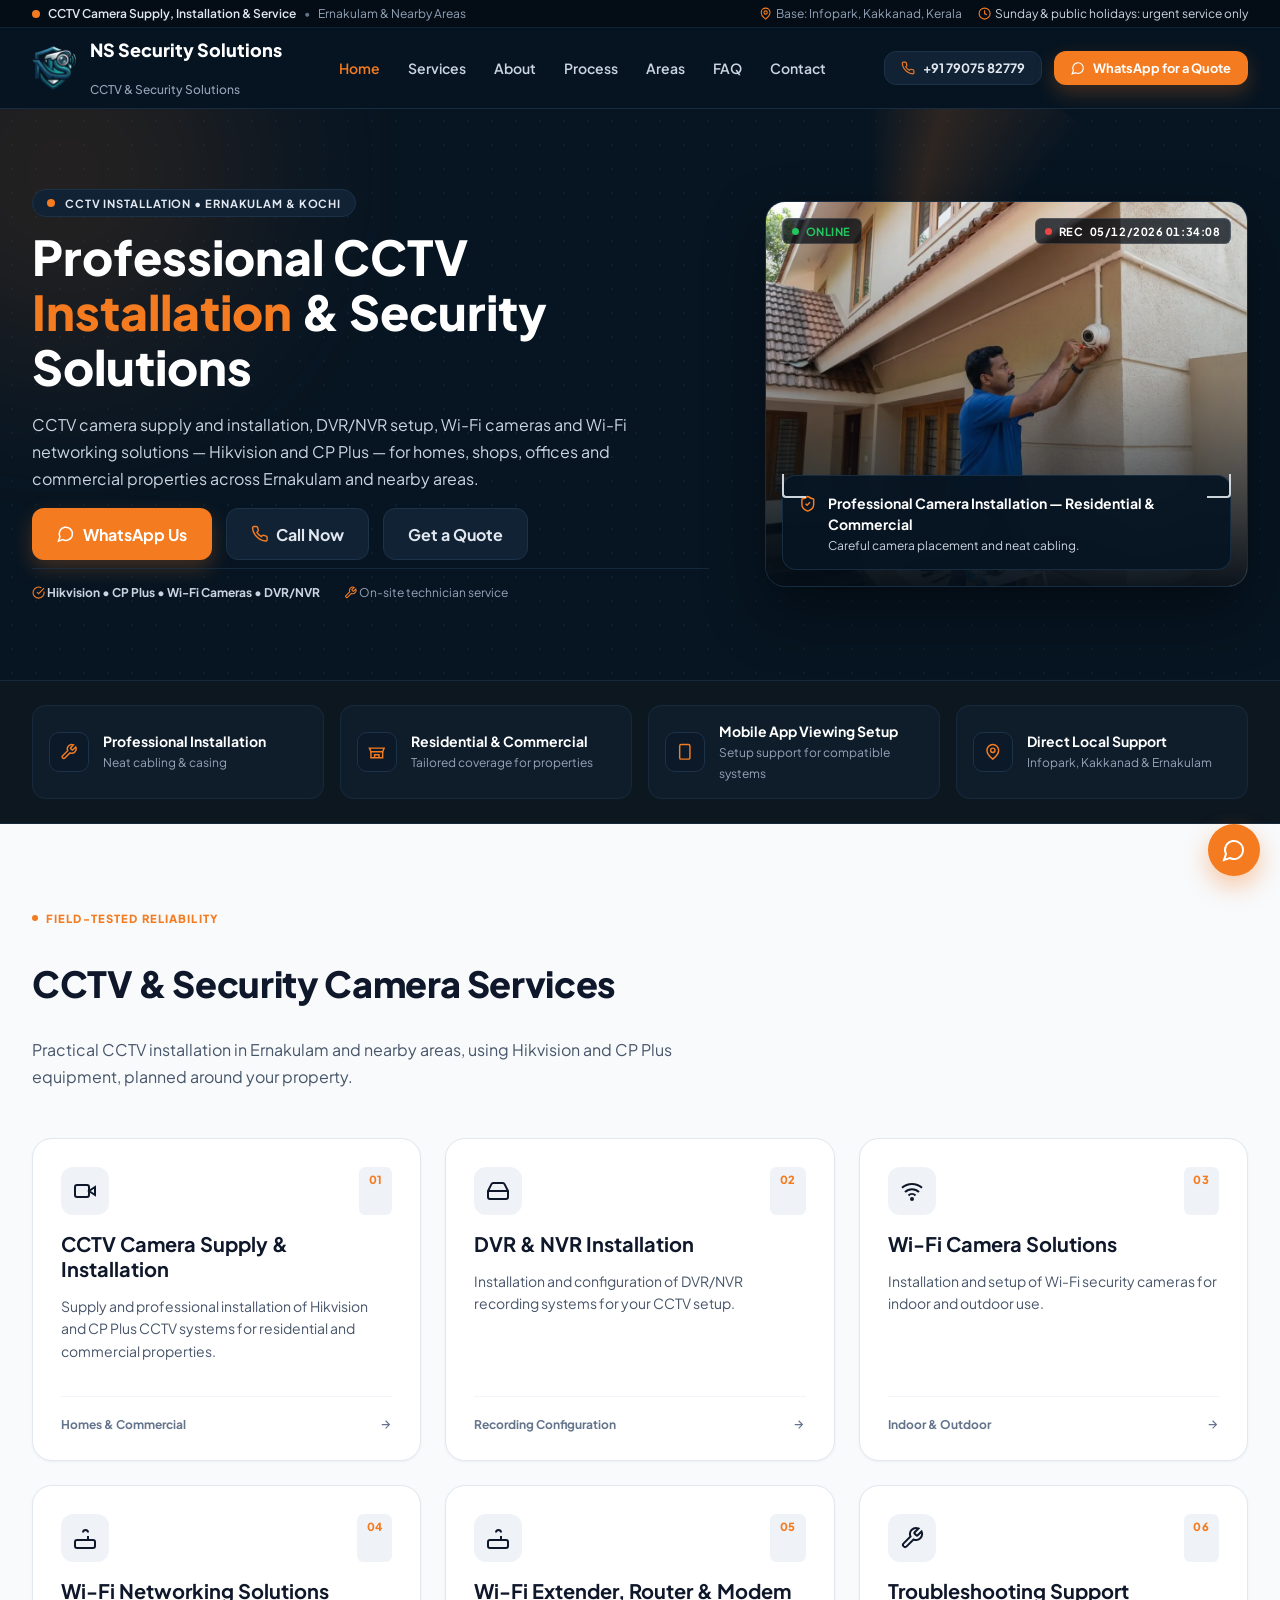
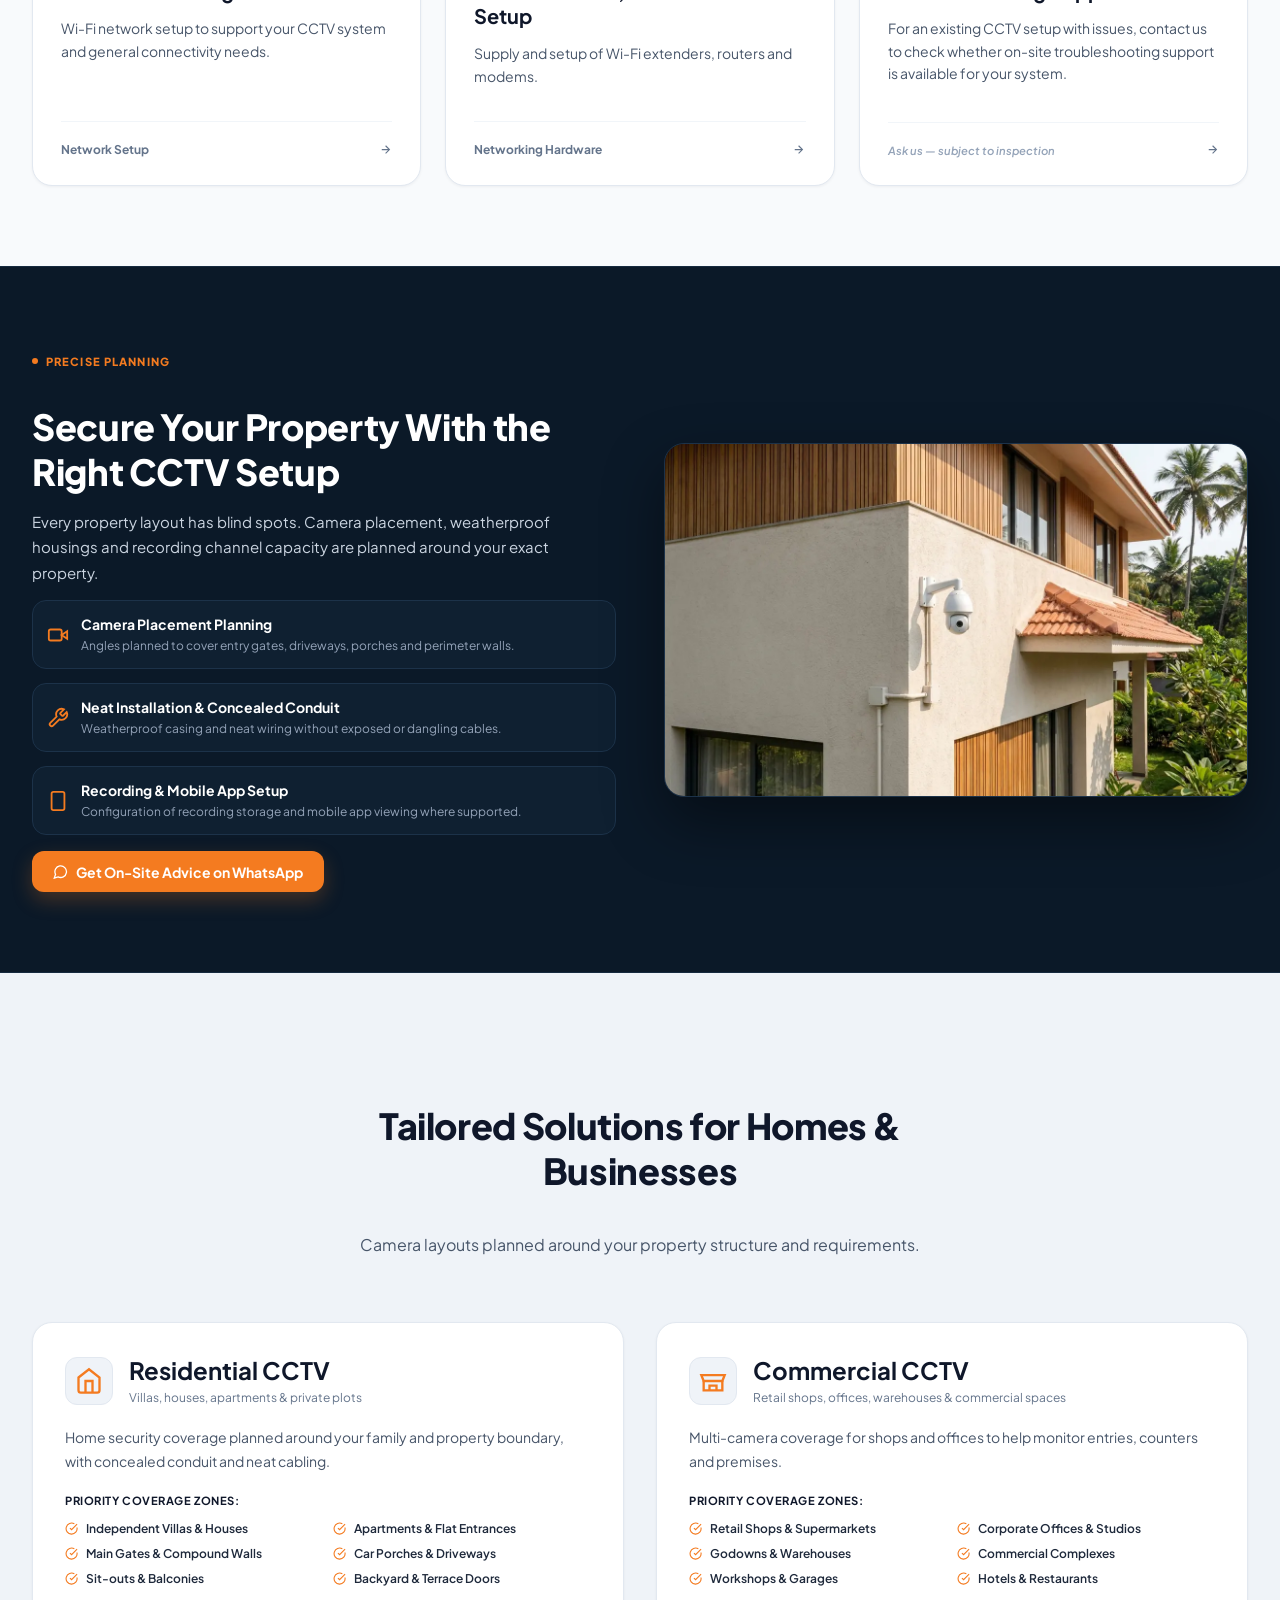
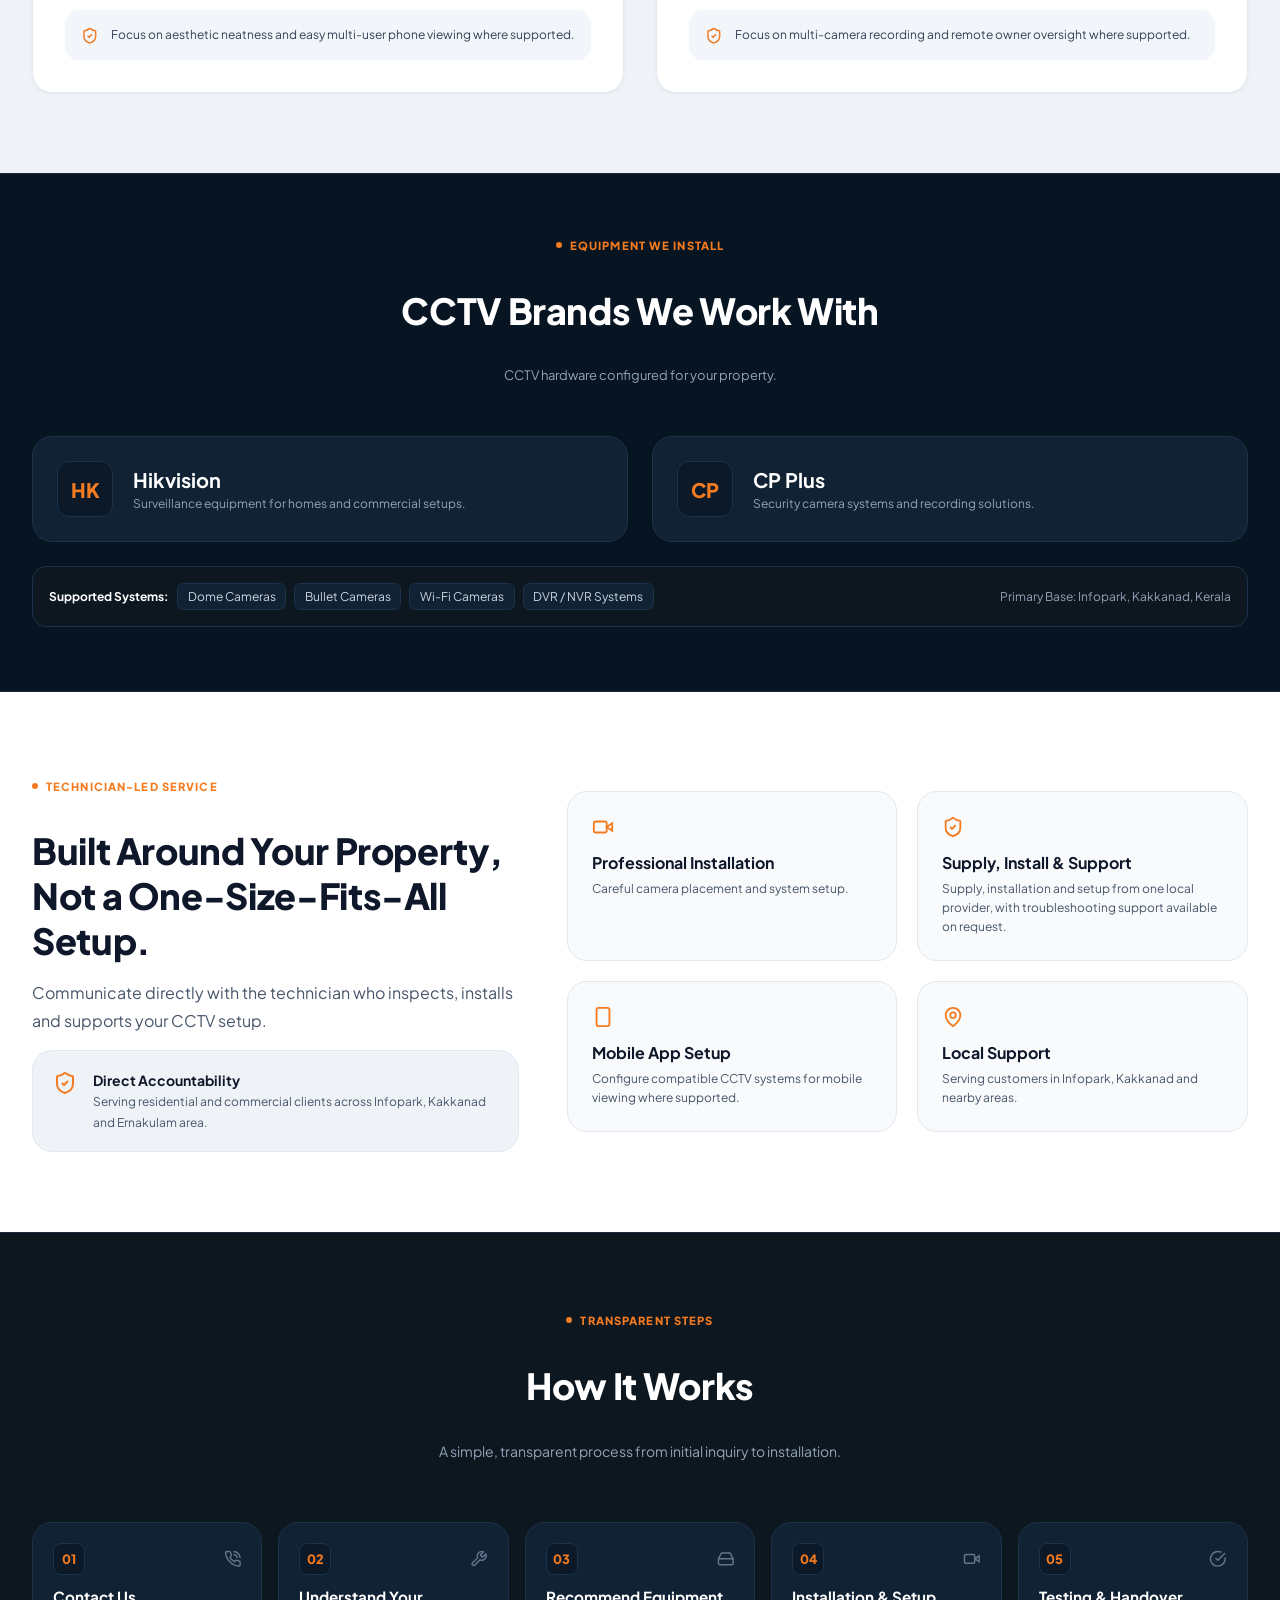
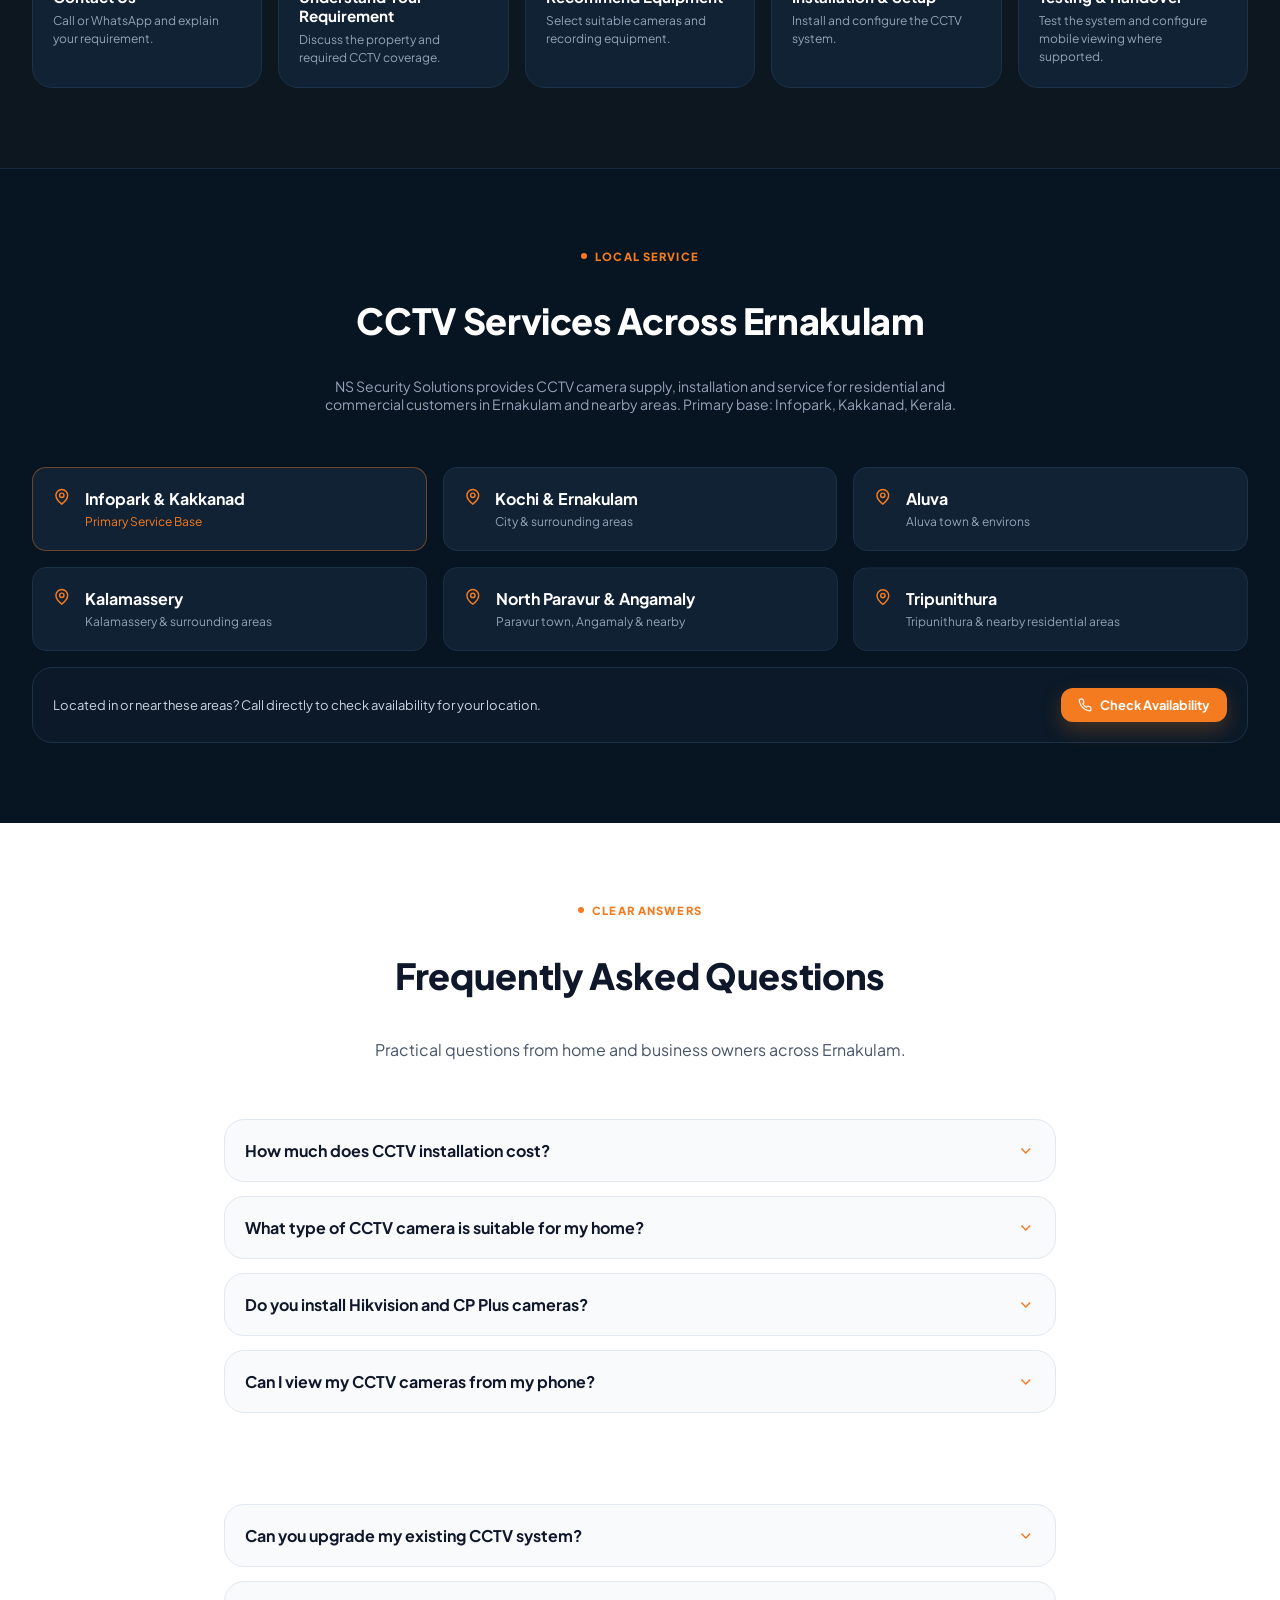
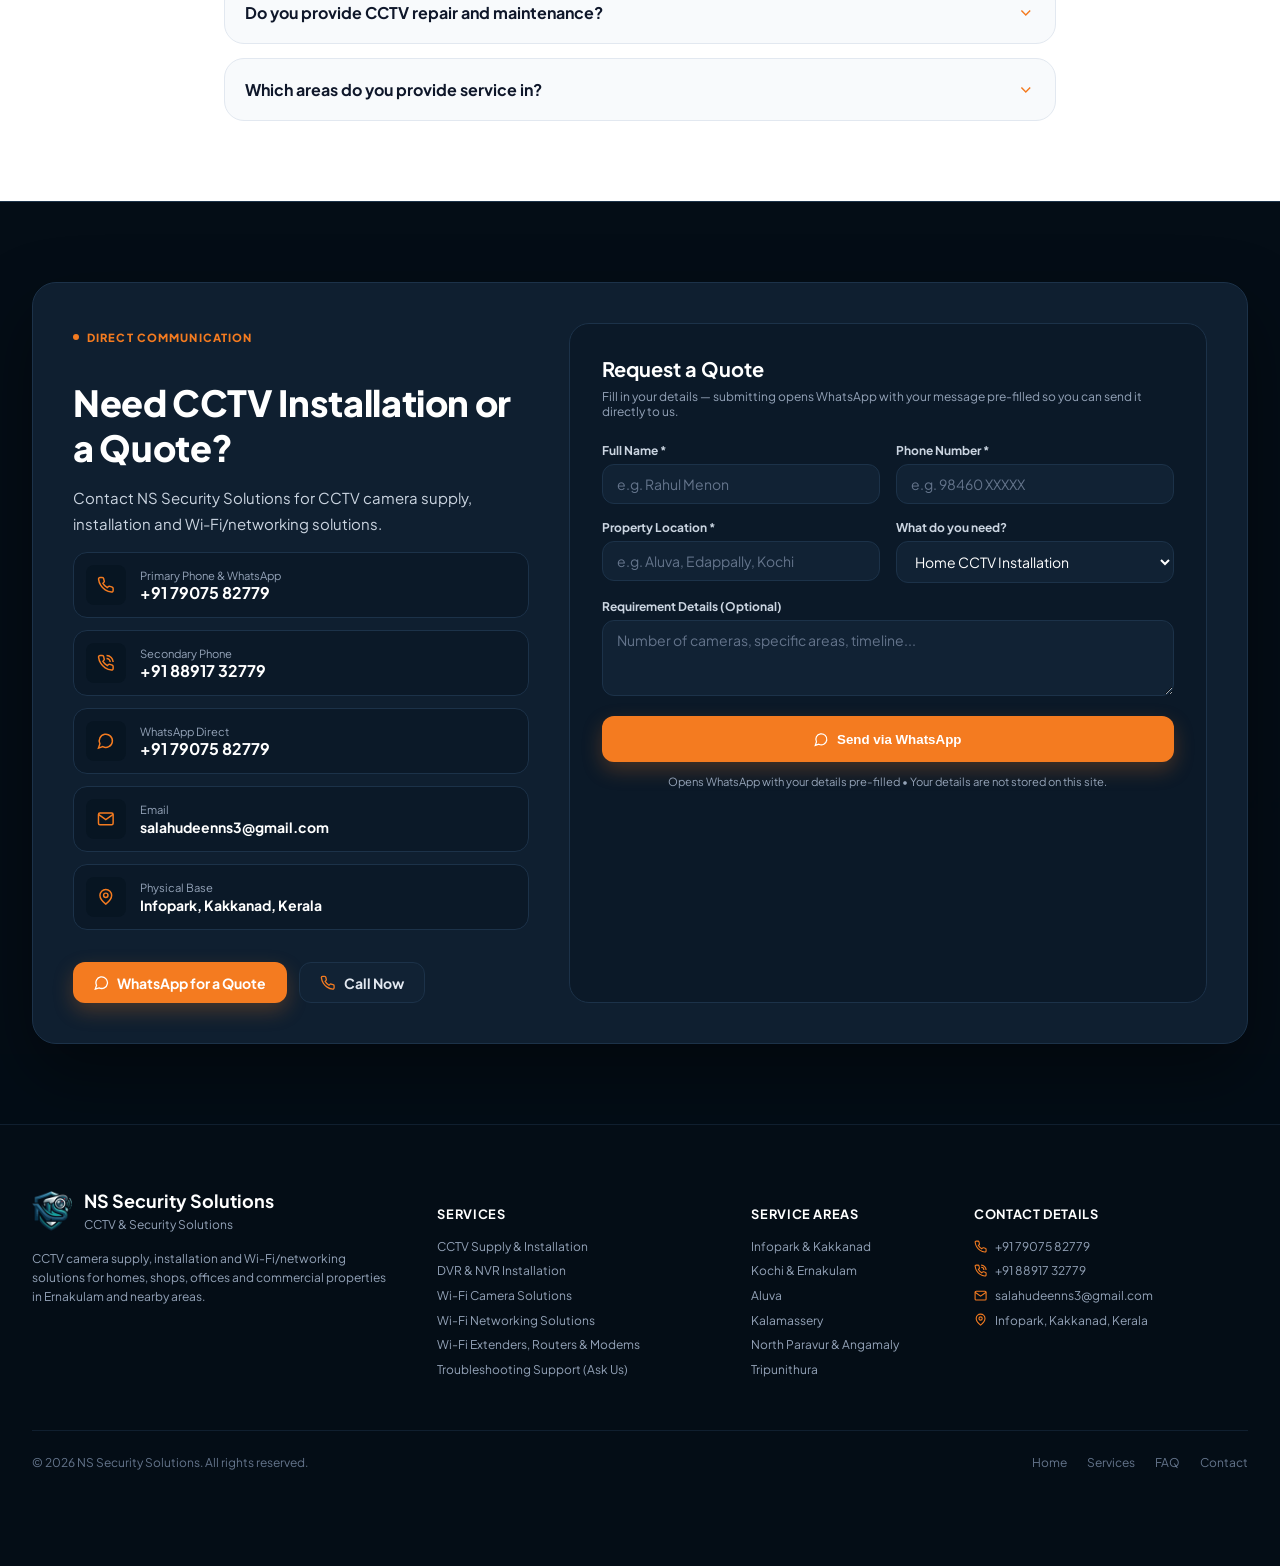
<file: index.html>
<!DOCTYPE html>
<html lang="en">
<head>
<meta charset="utf-8">
<meta name="viewport" content="width=device-width, initial-scale=1.0">
<title>CCTV Installation in Kakkanad &amp; Ernakulam | NS Security Solutions</title>
<meta name="description" content="NS Security Solutions provides CCTV camera supply, installation, DVR/NVR and Wi-Fi networking in Kakkanad, Infopark, Ernakulam, Kochi and nearby areas.">
<link rel="canonical" href="https://nssecurity.in/">
<link rel="icon" type="image/png" sizes="48x48" href="images/favicon-48.png">
<link rel="icon" type="image/png" sizes="32x32" href="images/favicon-32.png">
<link rel="icon" type="image/png" sizes="16x16" href="images/favicon-16.png">
<link rel="apple-touch-icon" sizes="180x180" href="images/apple-touch-icon.png">

<!-- Open Graph -->
<meta property="og:type" content="website">
<meta property="og:site_name" content="NS Security Solutions">
<meta property="og:title" content="CCTV Installation in Kakkanad &amp; Ernakulam | NS Security Solutions">
<meta property="og:description" content="CCTV camera supply, installation, DVR/NVR and Wi-Fi networking solutions in Kakkanad, Infopark, Ernakulam, Kochi and nearby areas.">
<meta property="og:url" content="https://nssecurity.in/">
<meta property="og:image" content="https://nssecurity.in/images/hero.webp">

<!-- Twitter -->
<meta name="twitter:card" content="summary_large_image">
<meta name="twitter:title" content="CCTV Installation in Kakkanad &amp; Ernakulam | NS Security Solutions">
<meta name="twitter:description" content="CCTV camera supply, installation, DVR/NVR and Wi-Fi networking solutions in Kakkanad, Infopark, Ernakulam, Kochi and nearby areas.">
<meta name="twitter:image" content="https://nssecurity.in/images/hero.webp">

<link rel="preconnect" href="https://fonts.googleapis.com">
<link rel="preconnect" href="https://fonts.gstatic.com" crossorigin>
<link href="https://fonts.googleapis.com/css2?family=Plus+Jakarta+Sans:wght@300;400;500;600;700;800&display=swap" rel="stylesheet">
<link rel="stylesheet" href="css/style.css">

<script type="application/ld+json">
{
  "@context": "https://schema.org",
  "@type": "LocalBusiness",
  "name": "NS Security Solutions",
  "telephone": ["+91 79075 82779", "+91 88917 32779"],
  "email": "salahudeenns3@gmail.com",
  "address": {
    "@type": "PostalAddress",
    "streetAddress": "Infopark, Kakkanad",
    "addressRegion": "Kerala",
    "addressCountry": "IN"
  },
  "areaServed": ["Kakkanad", "Infopark", "Kochi", "Ernakulam", "Aluva", "North Paravur", "Kalamassery", "Angamaly", "Tripunithura"],
  "url": "https://nssecurity.in/"
}
</script>
</head>
<body>
<div class="top-strip">
  <div class="container">
    <div style="display:flex;align-items:center;gap:.5rem;">
      <span class="dot"></span>
      <span style="font-weight:600;color:#e2e8f0;">CCTV Camera Supply, Installation &amp; Service</span>
      <span style="color:#64748b;" class="hide-mobile">&bull;</span>
      <span style="color:#94a3b8;" class="hide-mobile">Ernakulam &amp; Nearby Areas</span>
    </div>
    <div style="display:flex;align-items:center;gap:1rem;color:#94a3b8;">
      <span class="hide-mobile" style="display:inline-flex;align-items:center;gap:.25rem;">
        <svg class="icon" style="color:var(--brand-orange);"><use href="#i-map-pin"/></svg>
        Base: Infopark, Kakkanad, Kerala
      </span>
      <span style="display:inline-flex;align-items:center;gap:.25rem;color:#cbd5e1;">
        <svg class="icon" style="color:var(--brand-orange);"><use href="#i-clock"/></svg>
        Sunday &amp; public holidays: urgent service only
      </span>
    </div>
  </div>
</div>

<header class="site-header" id="site-header">
  <div class="container">
    <a class="brand" href="#home">
      <span class="brand-mark"><img src="images/logo.png" alt="NS Security Solutions logo" width="44" height="44"></span>
      <span class="brand-text">
        <span class="brand-name">NS Security Solutions</span><br>
        <span class="brand-tag">CCTV &amp; Security Solutions</span>
      </span>
    </a>
    <nav class="nav-links" aria-label="Primary">
      <a href="#home" class="active">Home</a>
      <a href="#services">Services</a>
      <a href="#why-us">About</a>
      <a href="#process">Process</a>
      <a href="#areas">Areas</a>
      <a href="#faq">FAQ</a>
      <a href="#contact">Contact</a>
    </nav>
    <div class="header-ctas">
      <a class="btn btn-ghost btn-sm call-chip" href="tel:+917907582779" aria-label="Call NS Security Solutions">
        <svg class="icon" style="color:var(--brand-orange);"><use href="#i-phone"/></svg>+91 79075 82779
      </a>
      <a class="btn btn-primary btn-sm header-quote-btn" href="https://wa.me/917907582779" target="_blank" rel="noopener noreferrer" aria-label="WhatsApp NS Security Solutions for a quote">
        <svg class="icon"><use href="#i-message-circle"/></svg><span class="quote-text-short">Quote</span><span class="quote-text-full">WhatsApp for a Quote</span>
      </a>
      <button class="mobile-menu-btn" id="mobile-menu-open" type="button" aria-label="Open menu" aria-expanded="false" aria-controls="mobile-drawer">
        <svg class="icon" style="width:1.5rem;height:1.5rem;"><use href="#i-menu"/></svg>
      </button>
    </div>
  </div>
</header>

<div class="mobile-drawer" id="mobile-drawer" role="dialog" aria-modal="true" aria-label="Mobile navigation">
  <div class="mobile-drawer-panel">
    <div style="display:flex;align-items:center;justify-content:space-between;padding-bottom:.75rem;border-bottom:1px solid var(--navy-border);">
      <span style="font-weight:700;color:#fff;">NS Security Solutions</span>
      <button id="mobile-menu-close" type="button" aria-label="Close menu" style="background:none;border:0;color:#94a3b8;padding:.25rem;">
        <svg class="icon" style="width:1.5rem;height:1.5rem;"><use href="#i-x"/></svg>
      </button>
    </div>
    <nav aria-label="Mobile primary">
      <a href="#home">Home</a>
      <a href="#services">Services</a>
      <a href="#why-us">About</a>
      <a href="#process">Process</a>
      <a href="#areas">Service Areas</a>
      <a href="#faq">FAQ</a>
      <a href="#contact">Contact</a>
    </nav>
    <div style="display:flex;flex-direction:column;gap:.625rem;padding-top:.75rem;border-top:1px solid var(--navy-border);">
      <a class="btn btn-primary btn-md" href="https://wa.me/917907582779" target="_blank" rel="noopener noreferrer">
        <svg class="icon"><use href="#i-message-circle"/></svg>WhatsApp for a Quote
      </a>
      <a class="btn btn-ghost btn-md" href="tel:+917907582779">
        <svg class="icon" style="color:var(--brand-orange);"><use href="#i-phone"/></svg>Call: +91 79075 82779
      </a>
    </div>
  </div>
</div>

<main>
<section class="hero" id="home">
  <div class="hero-bg-grid" aria-hidden="true"></div>
  <div class="hero-bg-glow" aria-hidden="true"></div>
  <div class="hero-radar" aria-hidden="true"></div>
  <div class="container">
    <div class="hero-grid">
      <div>
        <div class="hero-badge">
          <span class="dot" style="width:8px;height:8px;border-radius:50%;background:var(--brand-orange);"></span>
          CCTV Installation &bull; Ernakulam &amp; Kochi
        </div>
        <h1>Professional CCTV <span class="accent">Installation</span> &amp; Security Solutions</h1>
        <p class="lead">CCTV camera supply and installation, DVR/NVR setup, Wi-Fi cameras and Wi-Fi networking solutions &mdash; Hikvision and CP Plus &mdash; for homes, shops, offices and commercial properties across Ernakulam and nearby areas.</p>
        <div class="hero-ctas">
          <a class="btn btn-primary btn-lg" href="https://wa.me/917907582779" target="_blank" rel="noopener noreferrer">
            <svg class="icon"><use href="#i-message-circle"/></svg>WhatsApp Us
          </a>
          <a class="btn btn-ghost btn-lg" href="tel:+917907582779">
            <svg class="icon" style="color:var(--brand-orange);"><use href="#i-phone"/></svg>Call Now
          </a>
          <a class="btn btn-ghost btn-lg" href="#contact">Get a Quote</a>
        </div>
        <div class="hero-meta">
          <span><svg class="icon" style="color:var(--brand-orange);"><use href="#i-check-circle"/></svg> <strong>Hikvision &bull; CP Plus &bull; Wi-Fi Cameras &bull; DVR/NVR</strong></span>
          <span><svg class="icon" style="color:var(--brand-orange);"><use href="#i-wrench"/></svg> On-site technician service</span>
        </div>
      </div>
      <div>
        <div class="hero-image-card">
          <img src="images/hero.webp" width="480" height="384" alt="CCTV technician installing a security camera on a residential property exterior in Kerala" loading="eager" fetchpriority="high">
          <div class="overlay"></div>
          <div class="hud-scanline" aria-hidden="true"></div>
          <div class="hud-corners" aria-hidden="true">
            <span class="hud-corner tl"></span>
            <span class="hud-corner tr"></span>
            <span class="hud-corner bl"></span>
            <span class="hud-corner br"></span>
          </div>
          <div class="hud-badge hud-live" aria-hidden="true"><span class="hud-dot live"></span>ONLINE</div>
          <div class="hud-badge hud-rec" aria-hidden="true"><span class="hud-dot rec"></span>REC <span id="hud-timestamp"></span></div>
          <div class="hero-image-caption">
            <svg class="icon" style="color:var(--brand-orange);flex-shrink:0;margin-top:.15rem;"><use href="#i-shield-check"/></svg>
            <div>
              <strong style="color:#fff;font-weight:700;font-size:.875rem;">Professional Camera Installation &mdash; Residential &amp; Commercial</strong>
              <div style="color:#cbd5e1;font-size:.75rem;margin-top:.25rem;">Careful camera placement and neat cabling.</div>
            </div>
          </div>
        </div>
      </div>
    </div>
  </div>
</section>

<section class="trust-strip">
  <div class="container">
    <div class="trust-grid">
      <div class="trust-item"><span class="trust-icon"><svg class="icon"><use href="#i-wrench"/></svg></span><div><strong style="display:block;color:#fff;font-size:.875rem;">Professional Installation</strong><span style="font-size:.75rem;color:#94a3b8;">Neat cabling &amp; casing</span></div></div>
      <div class="trust-item"><span class="trust-icon"><svg class="icon"><use href="#i-store"/></svg></span><div><strong style="display:block;color:#fff;font-size:.875rem;">Residential &amp; Commercial</strong><span style="font-size:.75rem;color:#94a3b8;">Tailored coverage for properties</span></div></div>
      <div class="trust-item"><span class="trust-icon"><svg class="icon"><use href="#i-smartphone"/></svg></span><div><strong style="display:block;color:#fff;font-size:.875rem;">Mobile App Viewing Setup</strong><span style="font-size:.75rem;color:#94a3b8;">Setup support for compatible systems</span></div></div>
      <div class="trust-item"><span class="trust-icon"><svg class="icon"><use href="#i-map-pin"/></svg></span><div><strong style="display:block;color:#fff;font-size:.875rem;">Direct Local Support</strong><span style="font-size:.75rem;color:#94a3b8;">Infopark, Kakkanad &amp; Ernakulam</span></div></div>
    </div>
  </div>
</section>
<section class="services-section section-pad" id="services">
  <div class="container">
    <div style="max-width:42rem;">
      <div class="section-eyebrow"><span class="dot"></span>Field-Tested Reliability</div>
      <h2 class="section-title light">CCTV &amp; Security Camera Services</h2>
      <p class="section-subtitle light">Practical CCTV installation in Ernakulam and nearby areas, using Hikvision and CP Plus equipment, planned around your property.</p>
    </div>
    <div class="services-grid">
      <div class="service-card">
        <div><div style="display:flex;justify-content:space-between;"><span class="service-card-icon"><svg class="icon" style="width:1.5rem;height:1.5rem;"><use href="#i-video"/></svg></span><span class="service-card-num">01</span></div>
        <h3>CCTV Camera Supply &amp; Installation</h3><p>Supply and professional installation of Hikvision and CP Plus CCTV systems for residential and commercial properties.</p></div>
        <div class="service-card-footer"><span>Homes &amp; Commercial</span><svg class="icon"><use href="#i-arrow-right"/></svg></div>
      </div>
      <div class="service-card">
        <div><div style="display:flex;justify-content:space-between;"><span class="service-card-icon"><svg class="icon" style="width:1.5rem;height:1.5rem;"><use href="#i-hard-drive"/></svg></span><span class="service-card-num">02</span></div>
        <h3>DVR &amp; NVR Installation</h3><p>Installation and configuration of DVR/NVR recording systems for your CCTV setup.</p></div>
        <div class="service-card-footer"><span>Recording Configuration</span><svg class="icon"><use href="#i-arrow-right"/></svg></div>
      </div>
      <div class="service-card">
        <div><div style="display:flex;justify-content:space-between;"><span class="service-card-icon"><svg class="icon" style="width:1.5rem;height:1.5rem;"><use href="#i-wifi"/></svg></span><span class="service-card-num">03</span></div>
        <h3>Wi-Fi Camera Solutions</h3><p>Installation and setup of Wi-Fi security cameras for indoor and outdoor use.</p></div>
        <div class="service-card-footer"><span>Indoor &amp; Outdoor</span><svg class="icon"><use href="#i-arrow-right"/></svg></div>
      </div>
      <div class="service-card">
        <div><div style="display:flex;justify-content:space-between;"><span class="service-card-icon"><svg class="icon" style="width:1.5rem;height:1.5rem;"><use href="#i-router"/></svg></span><span class="service-card-num">04</span></div>
        <h3>Wi-Fi Networking Solutions</h3><p>Wi-Fi network setup to support your CCTV system and general connectivity needs.</p></div>
        <div class="service-card-footer"><span>Network Setup</span><svg class="icon"><use href="#i-arrow-right"/></svg></div>
      </div>
      <div class="service-card">
        <div><div style="display:flex;justify-content:space-between;"><span class="service-card-icon"><svg class="icon" style="width:1.5rem;height:1.5rem;"><use href="#i-router"/></svg></span><span class="service-card-num">05</span></div>
        <h3>Wi-Fi Extender, Router &amp; Modem Setup</h3><p>Supply and setup of Wi-Fi extenders, routers and modems.</p></div>
        <div class="service-card-footer"><span>Networking Hardware</span><svg class="icon"><use href="#i-arrow-right"/></svg></div>
      </div>
      <div class="service-card">
        <div><div style="display:flex;justify-content:space-between;"><span class="service-card-icon"><svg class="icon" style="width:1.5rem;height:1.5rem;"><use href="#i-wrench"/></svg></span><span class="service-card-num">06</span></div>
        <h3>Troubleshooting Support</h3><p>For an existing CCTV setup with issues, contact us to check whether on-site troubleshooting support is available for your system.</p></div>
        <div class="service-card-footer"><span class="service-card-note">Ask us &mdash; subject to inspection</span><svg class="icon"><use href="#i-arrow-right"/></svg></div>
      </div>
    </div>
  </div>
</section>

<section class="featured-visual section-pad">
  <div class="container">
    <div class="featured-grid">
      <div>
        <div class="section-eyebrow"><span class="dot"></span>Precise Planning</div>
        <h2 class="section-title dark" style="margin-bottom:.75rem;">Secure Your Property With the Right CCTV Setup</h2>
        <p style="color:#cbd5e1;font-size:.9375rem;line-height:1.7;">Every property layout has blind spots. Camera placement, weatherproof housings and recording channel capacity are planned around your exact property.</p>
        <div class="checklist">
          <div class="checklist-item"><svg class="icon" style="color:var(--brand-orange);width:1.375rem;height:1.375rem;"><use href="#i-video"/></svg><div><strong>Camera Placement Planning</strong><span class="desc">Angles planned to cover entry gates, driveways, porches and perimeter walls.</span></div></div>
          <div class="checklist-item"><svg class="icon" style="color:var(--brand-orange);width:1.375rem;height:1.375rem;"><use href="#i-wrench"/></svg><div><strong>Neat Installation &amp; Concealed Conduit</strong><span class="desc">Weatherproof casing and neat wiring without exposed or dangling cables.</span></div></div>
          <div class="checklist-item"><svg class="icon" style="color:var(--brand-orange);width:1.375rem;height:1.375rem;"><use href="#i-smartphone"/></svg><div><strong>Recording &amp; Mobile App Setup</strong><span class="desc">Configuration of recording storage and mobile app viewing where supported.</span></div></div>
        </div>
        <a class="btn btn-primary btn-md" style="margin-top:1rem;" href="https://wa.me/917907582779" target="_blank" rel="noopener noreferrer"><svg class="icon"><use href="#i-message-circle"/></svg>Get On-Site Advice on WhatsApp</a>
      </div>
      <div class="featured-image">
        <img src="images/installation.webp" width="640" height="480" alt="CCTV technician configuring a DVR/NVR recorder inside a home or small business in Kerala" loading="lazy">
        <div class="overlay"></div>
      </div>
    </div>
  </div>
</section>

<section class="solutions-section section-pad" id="solutions">
  <div class="container">
    <div class="section-header-center">
      <div class="section-eyebrow"><span class="dot"></span>Tailored Applications</div>
      <h2 class="section-title light">Tailored Solutions for Homes &amp; Businesses</h2>
      <p class="section-subtitle light">Camera layouts planned around your property structure and requirements.</p>
    </div>
    <div class="solutions-grid">
      <div class="solution-card">
        <div class="solution-head"><span class="solution-icon"><svg class="icon" style="width:1.75rem;height:1.75rem;"><use href="#i-home"/></svg></span><div><h3 style="font-size:1.5rem;font-weight:700;color:var(--slate-heading);margin:0;">Residential CCTV</h3><span style="font-size:.75rem;color:#64748b;">Villas, houses, apartments &amp; private plots</span></div></div>
        <p style="font-size:.875rem;color:var(--slate-body);line-height:1.7;">Home security coverage planned around your family and property boundary, with concealed conduit and neat cabling.</p>
        <span style="font-size:.7rem;font-weight:700;color:#0f172a;text-transform:uppercase;letter-spacing:.05em;">Priority Coverage Zones:</span>
        <div class="zone-grid">
          <div><svg class="icon" style="color:var(--brand-orange);"><use href="#i-check-circle"/></svg>Independent Villas &amp; Houses</div>
          <div><svg class="icon" style="color:var(--brand-orange);"><use href="#i-check-circle"/></svg>Apartments &amp; Flat Entrances</div>
          <div><svg class="icon" style="color:var(--brand-orange);"><use href="#i-check-circle"/></svg>Main Gates &amp; Compound Walls</div>
          <div><svg class="icon" style="color:var(--brand-orange);"><use href="#i-check-circle"/></svg>Car Porches &amp; Driveways</div>
          <div><svg class="icon" style="color:var(--brand-orange);"><use href="#i-check-circle"/></svg>Sit-outs &amp; Balconies</div>
          <div><svg class="icon" style="color:var(--brand-orange);"><use href="#i-check-circle"/></svg>Backyard &amp; Terrace Doors</div>
        </div>
        <div class="solution-footnote"><svg class="icon" style="color:var(--brand-orange);flex-shrink:0;"><use href="#i-shield-check"/></svg><p style="font-size:.75rem;color:#334155;margin:0;">Focus on aesthetic neatness and easy multi-user phone viewing where supported.</p></div>
      </div>
      <div class="solution-card">
        <div class="solution-head"><span class="solution-icon"><svg class="icon" style="width:1.75rem;height:1.75rem;"><use href="#i-store"/></svg></span><div><h3 style="font-size:1.5rem;font-weight:700;color:var(--slate-heading);margin:0;">Commercial CCTV</h3><span style="font-size:.75rem;color:#64748b;">Retail shops, offices, warehouses &amp; commercial spaces</span></div></div>
        <p style="font-size:.875rem;color:var(--slate-body);line-height:1.7;">Multi-camera coverage for shops and offices to help monitor entries, counters and premises.</p>
        <span style="font-size:.7rem;font-weight:700;color:#0f172a;text-transform:uppercase;letter-spacing:.05em;">Priority Coverage Zones:</span>
        <div class="zone-grid">
          <div><svg class="icon" style="color:var(--brand-orange);"><use href="#i-check-circle"/></svg>Retail Shops &amp; Supermarkets</div>
          <div><svg class="icon" style="color:var(--brand-orange);"><use href="#i-check-circle"/></svg>Corporate Offices &amp; Studios</div>
          <div><svg class="icon" style="color:var(--brand-orange);"><use href="#i-check-circle"/></svg>Godowns &amp; Warehouses</div>
          <div><svg class="icon" style="color:var(--brand-orange);"><use href="#i-check-circle"/></svg>Commercial Complexes</div>
          <div><svg class="icon" style="color:var(--brand-orange);"><use href="#i-check-circle"/></svg>Workshops &amp; Garages</div>
          <div><svg class="icon" style="color:var(--brand-orange);"><use href="#i-check-circle"/></svg>Hotels &amp; Restaurants</div>
        </div>
        <div class="solution-footnote"><svg class="icon" style="color:var(--brand-orange);flex-shrink:0;"><use href="#i-shield-check"/></svg><p style="font-size:.75rem;color:#334155;margin:0;">Focus on multi-camera recording and remote owner oversight where supported.</p></div>
      </div>
    </div>
  </div>
</section>

<section class="brands-section" id="brands">
  <div class="container">
    <div class="section-header-center">
      <div class="section-eyebrow"><span class="dot"></span>Equipment We Install</div>
      <h2 class="section-title dark">CCTV Brands We Work With</h2>
      <p style="font-size:.8125rem;color:#94a3b8;margin-top:.25rem;">CCTV hardware configured for your property.</p>
    </div>
    <div class="brands-grid">
      <div class="brand-card"><span class="brand-badge">HK</span><div><h3>Hikvision</h3><p>Surveillance equipment for homes and commercial setups.</p></div></div>
      <div class="brand-card"><span class="brand-badge">CP</span><div><h3>CP Plus</h3><p>Security camera systems and recording solutions.</p></div></div>
    </div>
    <div class="brands-footnote">
      <div style="display:flex;flex-wrap:wrap;gap:.5rem;align-items:center;color:#cbd5e1;"><strong style="color:#fff;">Supported Systems:</strong><span class="tag-chip">Dome Cameras</span><span class="tag-chip">Bullet Cameras</span><span class="tag-chip">Wi-Fi Cameras</span><span class="tag-chip">DVR / NVR Systems</span></div>
      <span>Primary Base: Infopark, Kakkanad, Kerala</span>
    </div>
  </div>
</section>

<section class="why-us-section section-pad" id="why-us">
  <div class="container">
    <div class="why-us-grid">
      <div>
        <div class="section-eyebrow"><span class="dot"></span>Technician-Led Service</div>
        <h2 class="section-title light" style="margin-bottom:.75rem;">Built Around Your Property, Not a One-Size-Fits-All Setup.</h2>
        <p style="color:var(--slate-body);line-height:1.7;">Communicate directly with the technician who inspects, installs and supports your CCTV setup.</p>
        <div class="why-us-callout" style="margin-top:1rem;">
          <svg class="icon" style="color:var(--brand-orange);width:1.5rem;height:1.5rem;flex-shrink:0;"><use href="#i-shield-check"/></svg>
          <div><strong style="display:block;color:#0f172a;font-size:.875rem;">Direct Accountability</strong><span style="font-size:.75rem;color:#475569;">Serving residential and commercial clients across Infopark, Kakkanad and Ernakulam area.</span></div>
        </div>
      </div>
      <div class="benefit-grid">
        <div class="benefit-card"><svg class="icon" style="color:var(--brand-orange);width:1.375rem;height:1.375rem;"><use href="#i-video"/></svg><h3>Professional Installation</h3><p>Careful camera placement and system setup.</p></div>
        <div class="benefit-card"><svg class="icon" style="color:var(--brand-orange);width:1.375rem;height:1.375rem;"><use href="#i-shield-check"/></svg><h3>Supply, Install &amp; Support</h3><p>Supply, installation and setup from one local provider, with troubleshooting support available on request.</p></div>
        <div class="benefit-card"><svg class="icon" style="color:var(--brand-orange);width:1.375rem;height:1.375rem;"><use href="#i-smartphone"/></svg><h3>Mobile App Setup</h3><p>Configure compatible CCTV systems for mobile viewing where supported.</p></div>
        <div class="benefit-card"><svg class="icon" style="color:var(--brand-orange);width:1.375rem;height:1.375rem;"><use href="#i-map-pin"/></svg><h3>Local Support</h3><p>Serving customers in Infopark, Kakkanad and nearby areas.</p></div>
      </div>
    </div>
  </div>
</section>

<section class="process-section section-pad" id="process">
  <div class="container">
    <div class="section-header-center">
      <div class="section-eyebrow"><span class="dot"></span>Transparent Steps</div>
      <h2 class="section-title dark">How It Works</h2>
      <p style="font-size:.875rem;color:#94a3b8;margin-top:.25rem;">A simple, transparent process from initial inquiry to installation.</p>
    </div>
    <div class="process-grid">
      <div class="process-step"><div class="process-step-top"><span class="process-step-num">01</span><svg class="icon" style="color:#64748b;"><use href="#i-phone-call"/></svg></div><h3>Contact Us</h3><p>Call or WhatsApp and explain your requirement.</p></div>
      <div class="process-step"><div class="process-step-top"><span class="process-step-num">02</span><svg class="icon" style="color:#64748b;"><use href="#i-wrench"/></svg></div><h3>Understand Your Requirement</h3><p>Discuss the property and required CCTV coverage.</p></div>
      <div class="process-step"><div class="process-step-top"><span class="process-step-num">03</span><svg class="icon" style="color:#64748b;"><use href="#i-hard-drive"/></svg></div><h3>Recommend Equipment</h3><p>Select suitable cameras and recording equipment.</p></div>
      <div class="process-step"><div class="process-step-top"><span class="process-step-num">04</span><svg class="icon" style="color:#64748b;"><use href="#i-video"/></svg></div><h3>Installation &amp; Setup</h3><p>Install and configure the CCTV system.</p></div>
      <div class="process-step"><div class="process-step-top"><span class="process-step-num">05</span><svg class="icon" style="color:#64748b;"><use href="#i-check-circle"/></svg></div><h3>Testing &amp; Handover</h3><p>Test the system and configure mobile viewing where supported.</p></div>
    </div>
  </div>
</section>

<section class="areas-section section-pad" id="areas">
  <div class="container">
    <div class="section-header-center">
      <div class="section-eyebrow"><span class="dot"></span>Local Service</div>
      <h2 class="section-title dark">CCTV Services Across Ernakulam</h2>
      <p style="font-size:.875rem;color:#94a3b8;margin-top:.25rem;">NS Security Solutions provides CCTV camera supply, installation and service for residential and commercial customers in Ernakulam and nearby areas. Primary base: Infopark, Kakkanad, Kerala.</p>
    </div>
    <div class="areas-grid">
      <a class="area-card primary" href="cctv-installation-kakkanad-infopark.html"><svg class="icon" style="color:var(--brand-orange);"><use href="#i-map-pin"/></svg><div><strong>Infopark &amp; Kakkanad</strong><span class="desc" style="color:var(--brand-orange);">Primary Service Base</span></div></a>
      <a class="area-card" href="cctv-installation-kochi-ernakulam.html"><svg class="icon" style="color:var(--brand-orange);"><use href="#i-map-pin"/></svg><div><strong>Kochi &amp; Ernakulam</strong><span class="desc">City &amp; surrounding areas</span></div></a>
      <a class="area-card" href="cctv-installation-aluva.html"><svg class="icon" style="color:var(--brand-orange);"><use href="#i-map-pin"/></svg><div><strong>Aluva</strong><span class="desc">Aluva town &amp; environs</span></div></a>
      <a class="area-card" href="cctv-installation-kalamassery.html"><svg class="icon" style="color:var(--brand-orange);"><use href="#i-map-pin"/></svg><div><strong>Kalamassery</strong><span class="desc">Kalamassery &amp; surrounding areas</span></div></a>
      <a class="area-card" href="cctv-installation-north-paravur-angamaly.html"><svg class="icon" style="color:var(--brand-orange);"><use href="#i-map-pin"/></svg><div><strong>North Paravur &amp; Angamaly</strong><span class="desc">Paravur town, Angamaly &amp; nearby</span></div></a>
      <a class="area-card" href="cctv-installation-tripunithura.html"><svg class="icon" style="color:var(--brand-orange);"><use href="#i-map-pin"/></svg><div><strong>Tripunithura</strong><span class="desc">Tripunithura &amp; nearby residential areas</span></div></a>
    </div>
    <div class="areas-cta">
      <p style="font-size:.8125rem;color:#cbd5e1;margin:0;">Located in or near these areas? Call directly to check availability for your location.</p>
      <a class="btn btn-primary btn-sm" href="tel:+917907582779"><svg class="icon"><use href="#i-phone"/></svg>Check Availability</a>
    </div>
  </div>
</section>

<section class="faq-section section-pad" id="faq">
  <div class="container" style="max-width:56rem;">
    <div class="section-header-center">
      <div class="section-eyebrow"><span class="dot"></span>Clear Answers</div>
      <h2 class="section-title light">Frequently Asked Questions</h2>
      <p class="section-subtitle light">Practical questions from home and business owners across Ernakulam.</p>
    </div>
    <div class="faq-list">
      <details class="faq-item"><summary><span>How much does CCTV installation cost?</span><svg class="icon chev"><use href="#i-chevron-down"/></svg></summary><p>Pricing depends on the number of cameras, cabling distance and DVR/NVR storage capacity. Contact us for an on-site inspection or a phone estimate.</p></details>
      <details class="faq-item"><summary><span>What type of CCTV camera is suitable for my home?</span><svg class="icon chev"><use href="#i-chevron-down"/></svg></summary><p>Dome cameras suit indoor ceilings, sit-outs and covered porches. Bullet cameras suit outdoor gates and compound walls. We can help you choose based on your property.</p></details>
      <details class="faq-item"><summary><span>Do you install Hikvision and CP Plus cameras?</span><svg class="icon chev"><use href="#i-chevron-down"/></svg></summary><p>Yes, we regularly install and configure both Hikvision and CP Plus systems, along with selected Wi-Fi cameras suited to your requirement.</p></details>
      <details class="faq-item"><summary><span>Can I view my CCTV cameras from my phone?</span><svg class="icon chev"><use href="#i-chevron-down"/></svg></summary><p>Where your equipment and internet connection support it, we help set up the relevant mobile app on your Android or iPhone device for remote viewing.</p></details>
      <details class="faq-item"><summary><span>Do you install standalone Wi-Fi cameras?</span><svg class="icon chev"><use href="#i-chevron-down"/></svg></summary><p>Yes. For smaller homes, flats, or monitoring a specific zone, standalone Wi-Fi cameras provide a cable-minimal option.</p></details>
      <details class="faq-item"><summary><span>Can you upgrade my existing CCTV system?</span><svg class="icon chev"><use href="#i-chevron-down"/></svg></summary><p>It depends on your existing wiring and equipment. Contact us with details of your current setup and we can advise whether an upgrade or expansion is possible.</p></details>
      <details class="faq-item"><summary><span>Do you provide CCTV repair and maintenance?</span><svg class="icon chev"><use href="#i-chevron-down"/></svg></summary><p>Get in touch with details of the issue you're facing &mdash; we can advise whether on-site troubleshooting support is available for your specific system.</p></details>
      <details class="faq-item"><summary><span>Which areas do you provide service in?</span><svg class="icon chev"><use href="#i-chevron-down"/></svg></summary><p>We primarily serve Kakkanad, Infopark, Ernakulam city, Kochi, Aluva, Kalamassery, North Paravur, Angamaly, Tripunithura and nearby areas.</p></details>
    </div>
  </div>
</section>

<section class="contact-section section-pad" id="contact">
  <img class="contact-bg-img" src="images/property.webp" width="1600" height="900" alt="" loading="lazy">
  <div class="contact-bg-tint"></div>
  <div class="container" style="position:relative;z-index:1;">
    <div class="contact-panel">
      <div class="contact-grid">
        <div style="display:flex;flex-direction:column;justify-content:space-between;gap:2rem;">
          <div>
            <div class="section-eyebrow"><span class="dot"></span>Direct Communication</div>
            <h2 class="section-title dark" style="margin-bottom:.5rem;">Need CCTV Installation or a Quote?</h2>
            <p style="color:#cbd5e1;font-size:.9375rem;line-height:1.7;">Contact NS Security Solutions for CCTV camera supply, installation and Wi-Fi/networking solutions.</p>
            <div style="display:flex;flex-direction:column;gap:.75rem;margin-top:1rem;">
              <a class="contact-link" href="tel:+917907582779"><span class="contact-link-icon"><svg class="icon"><use href="#i-phone"/></svg></span><div><small>Primary Phone &amp; WhatsApp</small><strong>+91 79075 82779</strong></div></a>
              <a class="contact-link" href="tel:+918891732779"><span class="contact-link-icon"><svg class="icon"><use href="#i-phone-call"/></svg></span><div><small>Secondary Phone</small><strong>+91 88917 32779</strong></div></a>
              <a class="contact-link" href="https://wa.me/917907582779" target="_blank" rel="noopener noreferrer"><span class="contact-link-icon"><svg class="icon"><use href="#i-message-circle"/></svg></span><div><small>WhatsApp Direct</small><strong>+91 79075 82779</strong></div></a>
              <a class="contact-link" href="mailto:salahudeenns3@gmail.com"><span class="contact-link-icon"><svg class="icon"><use href="#i-mail"/></svg></span><div><small>Email</small><strong style="font-size:.875rem;">salahudeenns3@gmail.com</strong></div></a>
              <div class="contact-link" style="cursor:default;"><span class="contact-link-icon"><svg class="icon"><use href="#i-map-pin"/></svg></span><div><small>Physical Base</small><strong style="font-size:.875rem;">Infopark, Kakkanad, Kerala</strong></div></div>
            </div>
          </div>
          <div style="display:flex;flex-wrap:wrap;gap:.75rem;">
            <a class="btn btn-primary btn-md" href="https://wa.me/917907582779" target="_blank" rel="noopener noreferrer"><svg class="icon"><use href="#i-message-circle"/></svg>WhatsApp for a Quote</a>
            <a class="btn btn-ghost btn-md" href="tel:+917907582779"><svg class="icon" style="color:var(--brand-orange);"><use href="#i-phone"/></svg>Call Now</a>
          </div>
        </div>
        <div class="contact-form-card">
          <h3 style="color:#fff;font-size:1.25rem;font-weight:700;margin:0 0 .5rem;">Request a Quote</h3>
          <p style="font-size:.75rem;color:#94a3b8;margin:0 0 1.5rem;">Fill in your details &mdash; submitting opens WhatsApp with your message pre-filled so you can send it directly to us.</p>
          <form class="contact-form" id="quote-form" novalidate>
            <div class="form-row">
              <div class="form-field"><label for="fullname">Full Name *</label><input id="fullname" name="fullname" type="text" placeholder="e.g. Rahul Menon" required></div>
              <div class="form-field"><label for="phone">Phone Number *</label><input id="phone" name="phone" type="tel" placeholder="e.g. 98460 XXXXX" required></div>
            </div>
            <div class="form-row">
              <div class="form-field"><label for="location">Property Location *</label><input id="location" name="location" type="text" placeholder="e.g. Aluva, Edappally, Kochi" required></div>
              <div class="form-field"><label for="service-needed">What do you need?</label>
                <select id="service-needed" name="service">
                  <option value="Home CCTV Installation">Home CCTV Installation</option>
                  <option value="Shop / Commercial CCTV">Shop / Commercial CCTV</option>
                  <option value="Wi-Fi Camera Setup">Wi-Fi Camera Setup</option>
                  <option value="Wi-Fi / Networking Setup">Wi-Fi / Networking Setup</option>
                  <option value="Existing System Query">Existing System Query</option>
                  <option value="General Inquiry">General Inquiry</option>
                </select>
              </div>
            </div>
            <div class="form-field" style="margin-bottom:1rem;"><label for="message">Requirement Details (Optional)</label><textarea id="message" name="message" rows="3" placeholder="Number of cameras, specific areas, timeline..."></textarea></div>
            <button class="btn btn-primary form-submit" type="submit"><svg class="icon"><use href="#i-message-circle"/></svg>Send via WhatsApp</button>
            <p class="form-note">Opens WhatsApp with your details pre-filled &bull; Your details are not stored on this site.</p>
          </form>
        </div>
      </div>
    </div>
  </div>
</section>
</main>

<aside class="mobile-action-bar">
  <a class="btn btn-ghost btn-md" href="tel:+917907582779"><svg class="icon" style="color:var(--brand-orange);"><use href="#i-phone"/></svg>Call Now</a>
  <a class="btn btn-primary btn-md" href="https://wa.me/917907582779" target="_blank" rel="noopener noreferrer"><svg class="icon"><use href="#i-message-circle"/></svg>WhatsApp</a>
</aside>

<a class="whatsapp-float" id="whatsapp-float" href="https://wa.me/917907582779" target="_blank" rel="noopener noreferrer" aria-label="Chat on WhatsApp">
  <svg class="icon" style="width:1.5rem;height:1.5rem;"><use href="#i-message-circle"/></svg>
</a>

<div class="watch-cam" id="watch-cam" aria-hidden="true">
  <span class="watch-cam-dot"></span>
  <svg viewBox="0 0 64 64" width="40" height="40">
    <rect x="27" y="4" width="10" height="10" rx="2" fill="#1c3249"/>
    <g id="watch-cam-head">
      <rect x="10" y="18" width="38" height="20" rx="10" fill="#112234" stroke="#F47B20" stroke-width="2"/>
      <circle cx="44" cy="28" r="7" fill="#040D16" stroke="#F47B20" stroke-width="2"/>
      <circle cx="44" cy="28" r="2.6" fill="#F47B20"/>
    </g>
  </svg>
</div>

<footer class="site-footer">
  <div class="container">
    <div class="footer-grid">
      <div class="footer-col">
        <div style="display:flex;align-items:center;gap:.75rem;margin-bottom:1rem;">
          <span class="brand-mark" style="width:2.5rem;height:2.5rem;"><img src="images/logo.png" alt="NS Security Solutions logo" width="40" height="40"></span>
          <div><strong style="display:block;color:#fff;font-size:1.125rem;">NS Security Solutions</strong><span style="font-size:.75rem;color:#94a3b8;">CCTV &amp; Security Solutions</span></div>
        </div>
        <p style="font-size:.75rem;line-height:1.6;">CCTV camera supply, installation and Wi-Fi/networking solutions for homes, shops, offices and commercial properties in Ernakulam and nearby areas.</p>
      </div>
      <div class="footer-col"><h4>Services</h4>
        <a href="#services">CCTV Supply &amp; Installation</a>
        <a href="#services">DVR &amp; NVR Installation</a>
        <a href="#services">Wi-Fi Camera Solutions</a>
        <a href="#services">Wi-Fi Networking Solutions</a>
        <a href="#services">Wi-Fi Extenders, Routers &amp; Modems</a>
        <a href="#services">Troubleshooting Support (Ask Us)</a>
      </div>
      <div class="footer-col"><h4>Service Areas</h4>
        <a href="cctv-installation-kakkanad-infopark.html">Infopark &amp; Kakkanad</a>
        <a href="cctv-installation-kochi-ernakulam.html">Kochi &amp; Ernakulam</a>
        <a href="cctv-installation-aluva.html">Aluva</a>
        <a href="cctv-installation-kalamassery.html">Kalamassery</a>
        <a href="cctv-installation-north-paravur-angamaly.html">North Paravur &amp; Angamaly</a>
        <a href="cctv-installation-tripunithura.html">Tripunithura</a>
      </div>
      <div class="footer-col"><h4>Contact Details</h4>
        <a href="tel:+917907582779"><svg class="icon" style="color:var(--brand-orange);"><use href="#i-phone"/></svg>+91 79075 82779</a>
        <a href="tel:+918891732779"><svg class="icon" style="color:var(--brand-orange);"><use href="#i-phone-call"/></svg>+91 88917 32779</a>
        <a href="mailto:salahudeenns3@gmail.com"><svg class="icon" style="color:var(--brand-orange);"><use href="#i-mail"/></svg>salahudeenns3@gmail.com</a>
        <span class="footer-line"><svg class="icon" style="color:var(--brand-orange);"><use href="#i-map-pin"/></svg>Infopark, Kakkanad, Kerala</span>
      </div>
    </div>
    <div class="footer-bottom">
      <span>&copy; 2026 NS Security Solutions. All rights reserved.</span>
      <nav><a href="#home">Home</a><a href="#services">Services</a><a href="#faq">FAQ</a><a href="#contact">Contact</a></nav>
    </div>
  </div>
</footer>

<svg style="display:none;">
  <symbol id="i-map-pin" viewBox="0 0 24 24" fill="none" stroke="currentColor"><path d="M20 10c0 6-8 12-8 12s-8-6-8-12a8 8 0 0 1 16 0Z"/><circle cx="12" cy="10" r="3"/></symbol>
  <symbol id="i-clock" viewBox="0 0 24 24" fill="none" stroke="currentColor"><circle cx="12" cy="12" r="10"/><path d="M12 6v6l4 2"/></symbol>
  <symbol id="i-video" viewBox="0 0 24 24" fill="none" stroke="currentColor"><path d="m22 8-6 4 6 4V8Z"/><rect x="2" y="6" width="14" height="12" rx="2"/></symbol>
  <symbol id="i-phone" viewBox="0 0 24 24" fill="none" stroke="currentColor"><path d="M22 16.92v3a2 2 0 0 1-2.18 2 19.79 19.79 0 0 1-8.63-3.07 19.5 19.5 0 0 1-6-6 19.79 19.79 0 0 1-3.07-8.67A2 2 0 0 1 4.11 2h3a2 2 0 0 1 2 1.72c.127.96.362 1.903.7 2.81a2 2 0 0 1-.45 2.11L8.09 9.91a16 16 0 0 0 6 6l1.27-1.27a2 2 0 0 1 2.11-.45c.907.338 1.85.573 2.81.7A2 2 0 0 1 22 16.92Z"/></symbol>
  <symbol id="i-phone-call" viewBox="0 0 24 24" fill="none" stroke="currentColor"><path d="M13 2a9 9 0 0 1 9 9M13 6a5 5 0 0 1 5 5"/><path d="M22 16.92v3a2 2 0 0 1-2.18 2 19.79 19.79 0 0 1-8.63-3.07 19.5 19.5 0 0 1-6-6 19.79 19.79 0 0 1-3.07-8.67A2 2 0 0 1 4.11 2h3a2 2 0 0 1 2 1.72c.127.96.362 1.903.7 2.81a2 2 0 0 1-.45 2.11L8.09 9.91a16 16 0 0 0 6 6l1.27-1.27a2 2 0 0 1 2.11-.45c.907.338 1.85.573 2.81.7A2 2 0 0 1 22 16.92Z"/></symbol>
  <symbol id="i-message-circle" viewBox="0 0 24 24" fill="none" stroke="currentColor"><path d="M7.9 20A9 9 0 1 0 4 16.1L2 22Z"/></symbol>
  <symbol id="i-menu" viewBox="0 0 24 24" fill="none" stroke="currentColor"><path d="M4 12h16M4 6h16M4 18h16"/></symbol>
  <symbol id="i-x" viewBox="0 0 24 24" fill="none" stroke="currentColor"><path d="m18 6-12 12M6 6l12 12"/></symbol>
  <symbol id="i-check-circle" viewBox="0 0 24 24" fill="none" stroke="currentColor"><path d="M21.8 10A10 10 0 1 1 17 3.34"/><path d="m9 11 3 3L22 4"/></symbol>
  <symbol id="i-shield-check" viewBox="0 0 24 24" fill="none" stroke="currentColor"><path d="M20 13c0 5-3.5 7.5-8 9-4.5-1.5-8-4-8-9V6a1 1 0 0 1 1-1c2 0 4.5-1.2 6.24-2.72a1.17 1.17 0 0 1 1.52 0C14.5 3.8 17 5 19 5a1 1 0 0 1 1 1Z"/><path d="m9 12 2 2 4-4"/></symbol>
  <symbol id="i-home" viewBox="0 0 24 24" fill="none" stroke="currentColor"><path d="m3 9 9-7 9 7v11a2 2 0 0 1-2 2H5a2 2 0 0 1-2-2Z"/><path d="M9 22V12h6v10"/></symbol>
  <symbol id="i-store" viewBox="0 0 24 24" fill="none" stroke="currentColor"><path d="M2 7h20l-2 5H4Z"/><path d="M4 12v8h16v-8M9 21v-5h6v5"/></symbol>
  <symbol id="i-wifi" viewBox="0 0 24 24" fill="none" stroke="currentColor"><path d="M5 13a10 10 0 0 1 14 0M8.5 16.5a5 5 0 0 1 7 0M2 8.82a15 15 0 0 1 20 0"/><circle cx="12" cy="20" r="1"/></symbol>
  <symbol id="i-hard-drive" viewBox="0 0 24 24" fill="none" stroke="currentColor"><line x1="22" y1="12" x2="2" y2="12"/><path d="M5.45 5.11 2 12v6a2 2 0 0 0 2 2h16a2 2 0 0 0 2-2v-6l-3.45-6.89A2 2 0 0 0 16.76 4H7.24a2 2 0 0 0-1.79 1.11Z"/><line x1="6" y1="16" x2="6.01" y2="16"/><line x1="10" y1="16" x2="10.01" y2="16"/></symbol>
  <symbol id="i-router" viewBox="0 0 24 24" fill="none" stroke="currentColor"><rect x="2" y="14" width="20" height="8" rx="2"/><path d="M6.01 18H6M10.01 18H10M15 10v4M15 6.5a2.5 2.5 0 0 0-5 0"/></symbol>
  <symbol id="i-smartphone" viewBox="0 0 24 24" fill="none" stroke="currentColor"><rect x="5" y="2" width="14" height="20" rx="2"/><path d="M12 18h.01"/></symbol>
  <symbol id="i-wrench" viewBox="0 0 24 24" fill="none" stroke="currentColor"><path d="M14.7 6.3a1 1 0 0 0 0 1.4l1.6 1.6a1 1 0 0 0 1.4 0l3.77-3.77a6 6 0 0 1-7.94 7.94l-6.91 6.91a2.12 2.12 0 0 1-3-3l6.91-6.91a6 6 0 0 1 7.94-7.94Z"/></symbol>
  <symbol id="i-arrow-right" viewBox="0 0 24 24" fill="none" stroke="currentColor"><path d="M5 12h14M12 5l7 7-7 7"/></symbol>
  <symbol id="i-mail" viewBox="0 0 24 24" fill="none" stroke="currentColor"><rect x="2" y="4" width="20" height="16" rx="2"/><path d="m22 6-10 7L2 6"/></symbol>
  <symbol id="i-chevron-down" viewBox="0 0 24 24" fill="none" stroke="currentColor"><path d="m6 9 6 6 6-6"/></symbol>
</svg>

<script src="https://cdn.jsdelivr.net/npm/gsap@3.12.5/dist/gsap.min.js" defer></script>
<script src="js/main.js" defer></script>
</body>
</html>
</file>
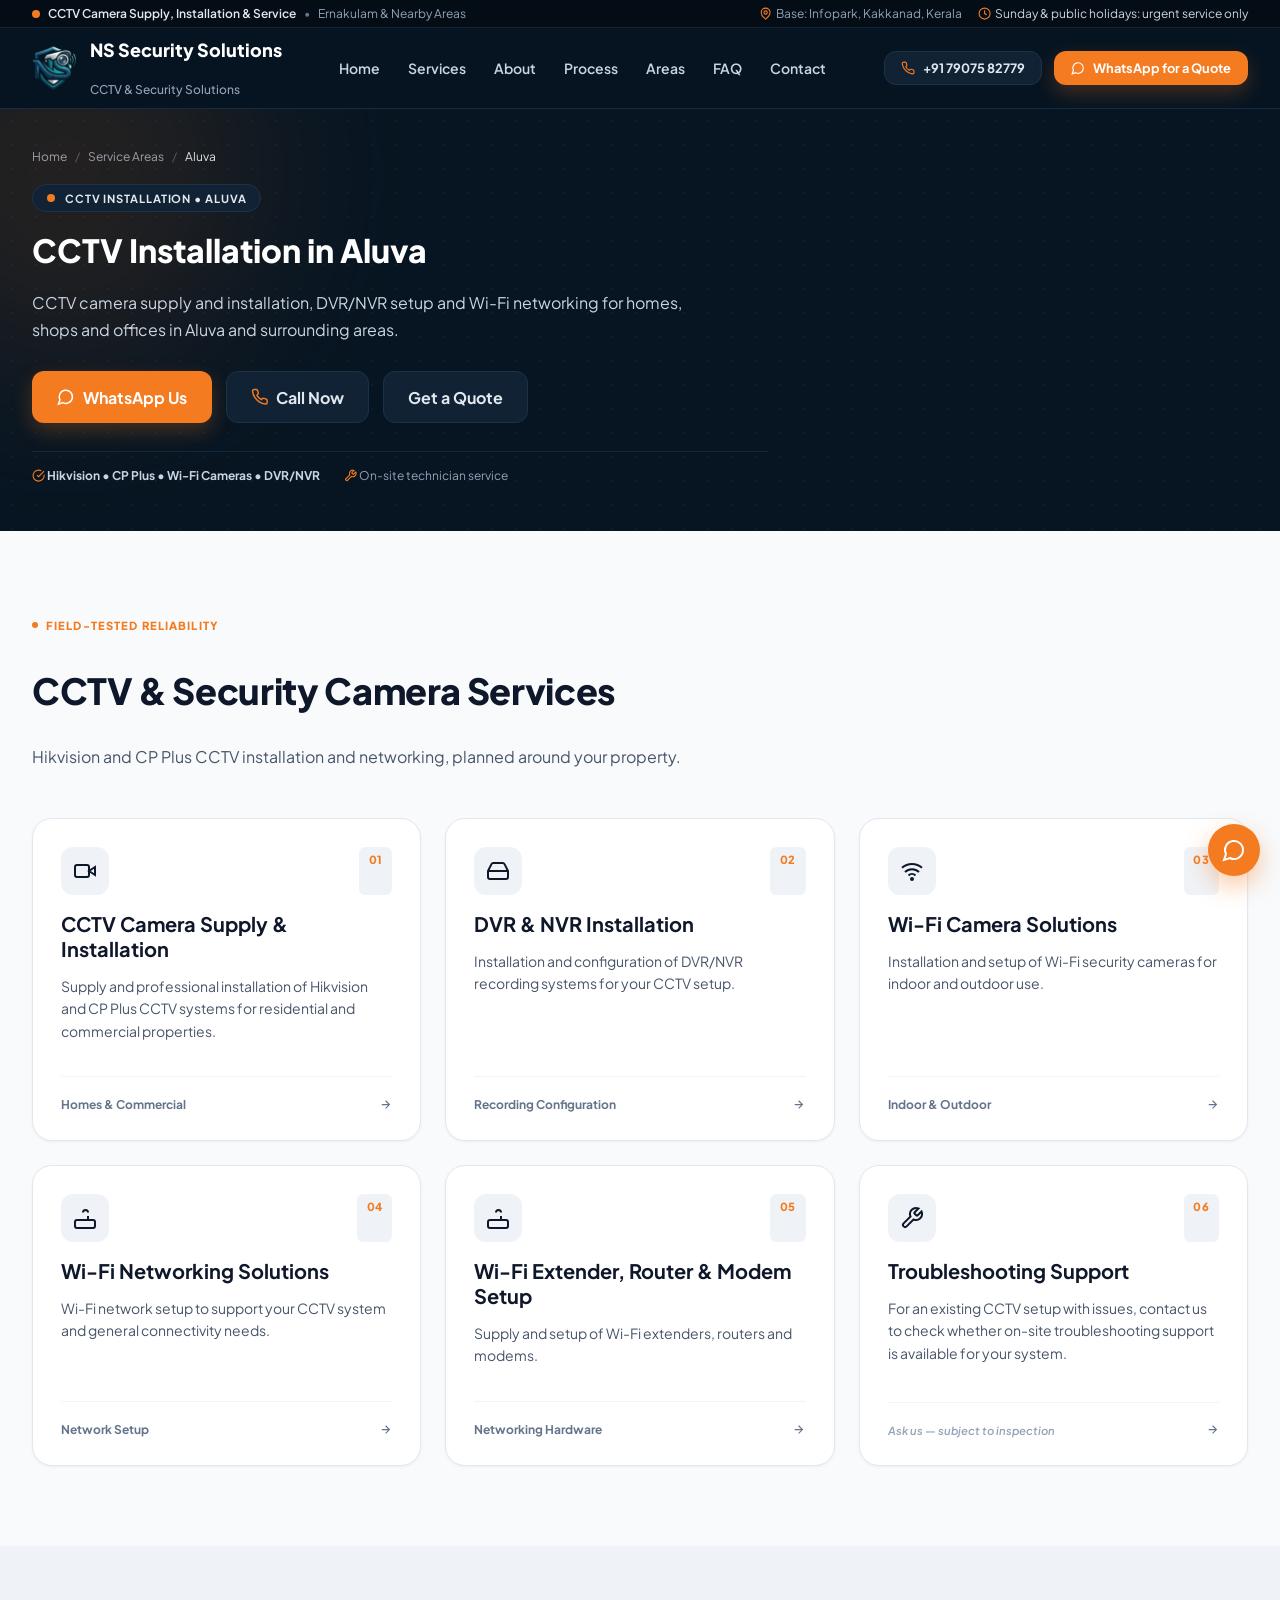
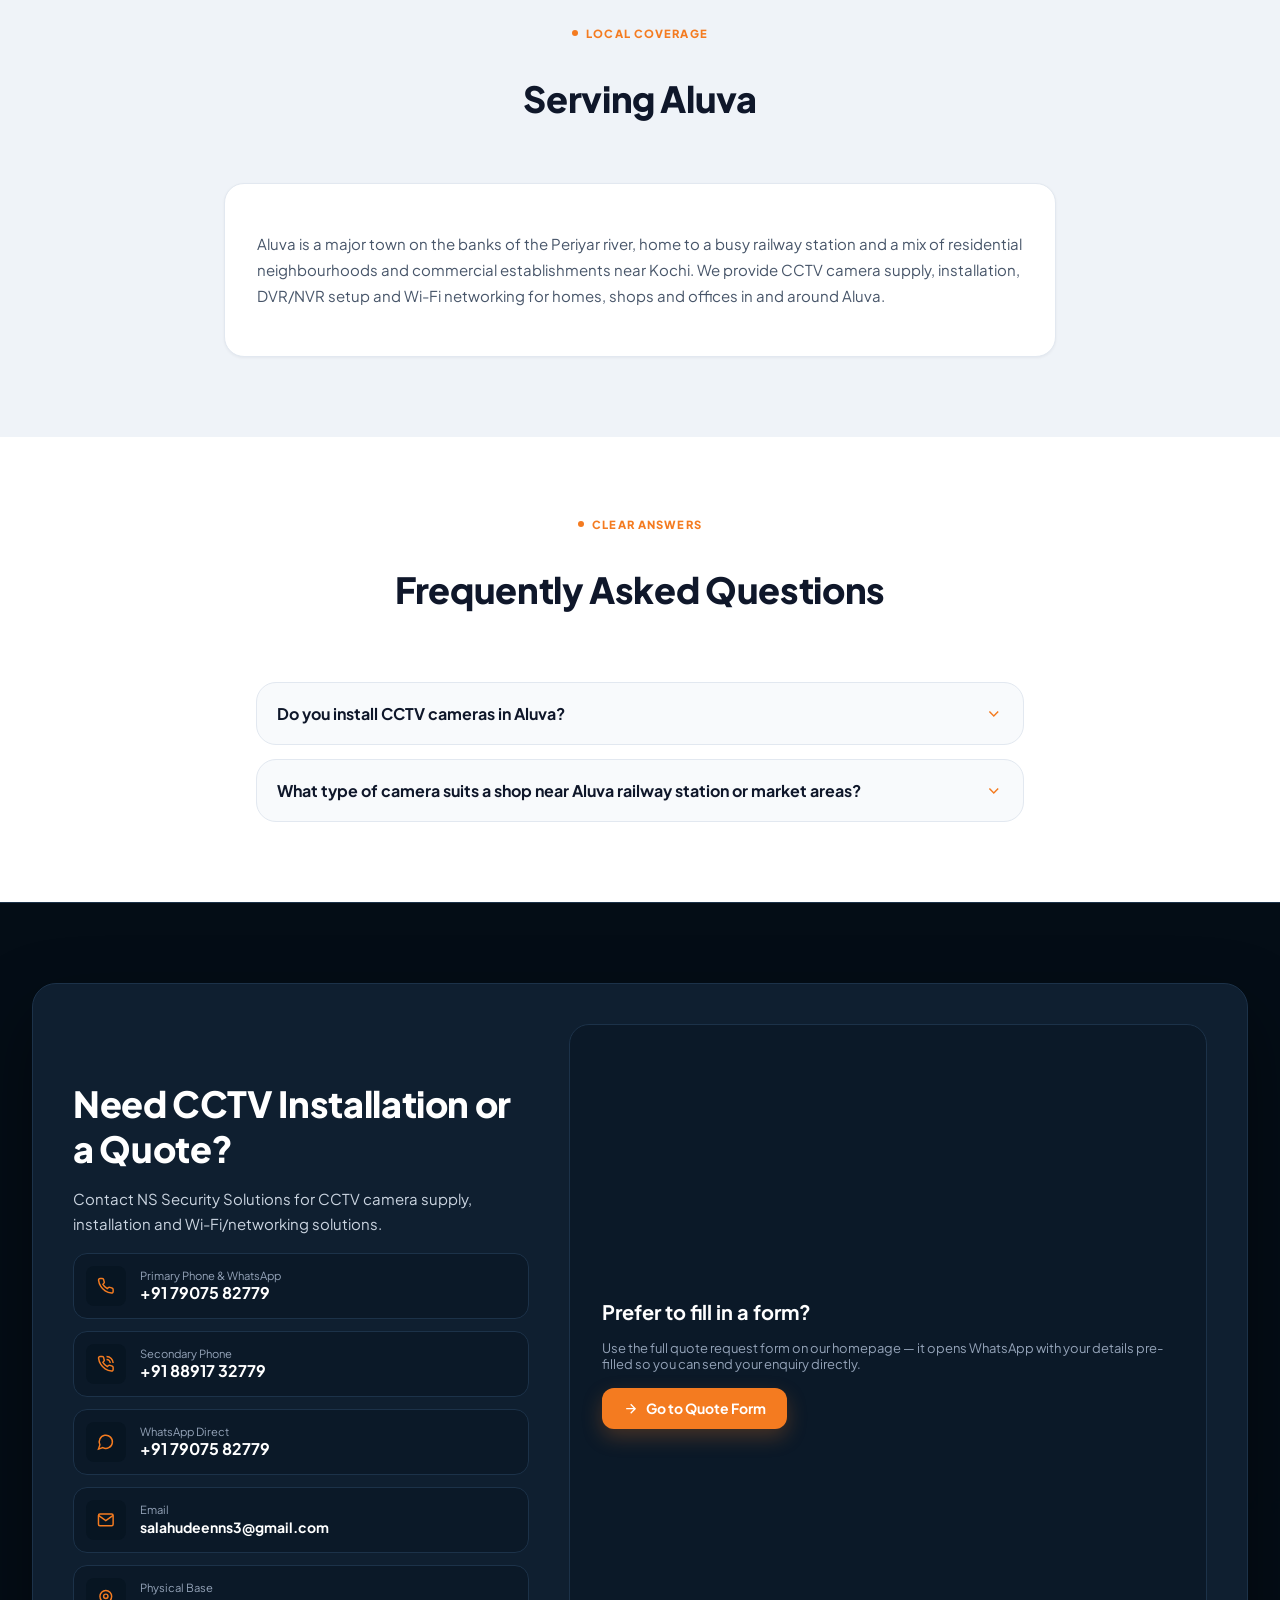
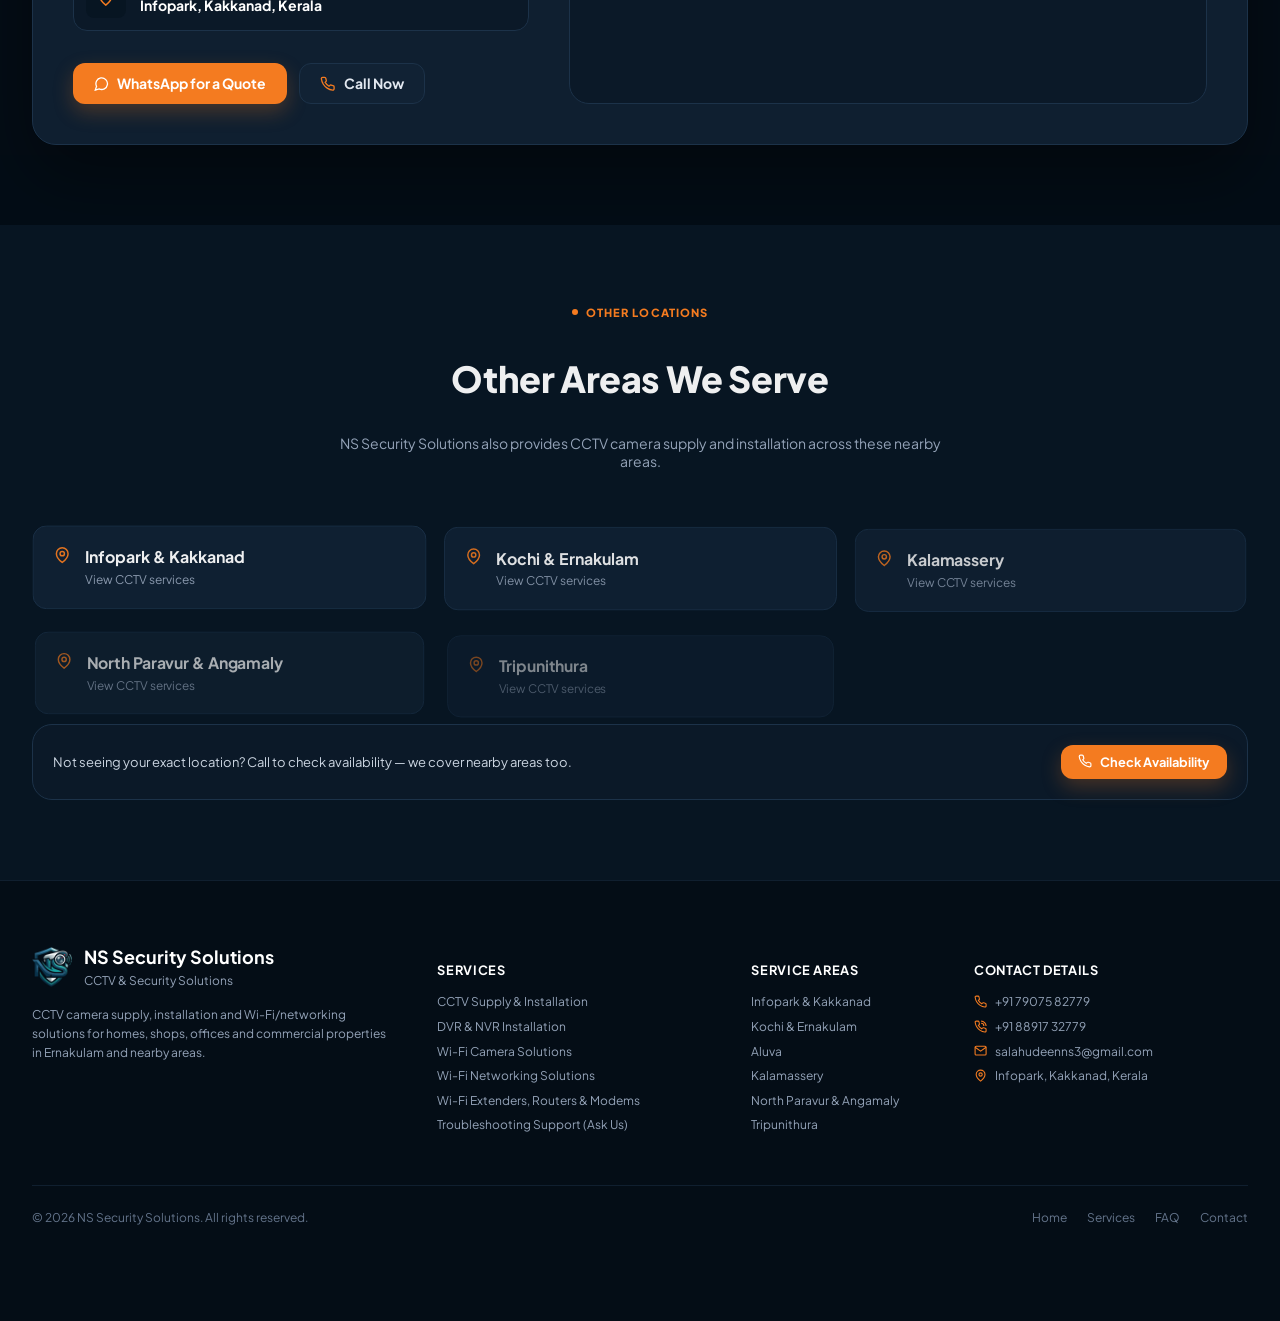
<file: cctv-installation-aluva.html>
<!DOCTYPE html>
<html lang="en">
<head>
<meta charset="utf-8">
<meta name="viewport" content="width=device-width, initial-scale=1.0">
<title>CCTV Installation in Aluva | NS Security Solutions</title>
<meta name="description" content="CCTV camera supply and installation in Aluva &mdash; Hikvision and CP Plus, DVR/NVR and Wi-Fi networking from NS Security Solutions.">
<link rel="canonical" href="https://nssecurity.in/cctv-installation-aluva.html">
<link rel="icon" type="image/png" sizes="48x48" href="images/favicon-48.png">
<link rel="icon" type="image/png" sizes="32x32" href="images/favicon-32.png">
<link rel="icon" type="image/png" sizes="16x16" href="images/favicon-16.png">
<link rel="apple-touch-icon" sizes="180x180" href="images/apple-touch-icon.png">

<!-- Open Graph -->
<meta property="og:type" content="website">
<meta property="og:site_name" content="NS Security Solutions">
<meta property="og:title" content="CCTV Installation in Aluva | NS Security Solutions">
<meta property="og:description" content="CCTV camera supply and installation in Aluva &mdash; Hikvision and CP Plus, DVR/NVR and Wi-Fi networking from NS Security Solutions.">
<meta property="og:url" content="https://nssecurity.in/cctv-installation-aluva.html">
<meta property="og:image" content="https://nssecurity.in/images/hero.webp">

<!-- Twitter -->
<meta name="twitter:card" content="summary_large_image">
<meta name="twitter:title" content="CCTV Installation in Aluva | NS Security Solutions">
<meta name="twitter:description" content="CCTV camera supply and installation in Aluva &mdash; Hikvision and CP Plus, DVR/NVR and Wi-Fi networking from NS Security Solutions.">
<meta name="twitter:image" content="https://nssecurity.in/images/hero.webp">

<link rel="preconnect" href="https://fonts.googleapis.com">
<link rel="preconnect" href="https://fonts.gstatic.com" crossorigin>
<link href="https://fonts.googleapis.com/css2?family=Plus+Jakarta+Sans:wght@300;400;500;600;700;800&display=swap" rel="stylesheet">
<link rel="stylesheet" href="css/style.css">

<script type="application/ld+json">
{
  "@context": "https://schema.org",
  "@type": "LocalBusiness",
  "name": "NS Security Solutions",
  "telephone": ["+91 79075 82779", "+91 88917 32779"],
  "email": "salahudeenns3@gmail.com",
  "address": {
    "@type": "PostalAddress",
    "streetAddress": "Infopark, Kakkanad",
    "addressRegion": "Kerala",
    "addressCountry": "IN"
  },
  "areaServed": ["Aluva", "Ernakulam"],
  "url": "https://nssecurity.in/cctv-installation-aluva.html"
}
</script>
</head>
<body>
<div class="top-strip">
  <div class="container">
    <div style="display:flex;align-items:center;gap:.5rem;">
      <span class="dot"></span>
      <span style="font-weight:600;color:#e2e8f0;">CCTV Camera Supply, Installation &amp; Service</span>
      <span style="color:#64748b;" class="hide-mobile">&bull;</span>
      <span style="color:#94a3b8;" class="hide-mobile">Ernakulam &amp; Nearby Areas</span>
    </div>
    <div style="display:flex;align-items:center;gap:1rem;color:#94a3b8;">
      <span class="hide-mobile" style="display:inline-flex;align-items:center;gap:.25rem;">
        <svg class="icon" style="color:var(--brand-orange);"><use href="#i-map-pin"/></svg>
        Base: Infopark, Kakkanad, Kerala
      </span>
      <span style="display:inline-flex;align-items:center;gap:.25rem;color:#cbd5e1;">
        <svg class="icon" style="color:var(--brand-orange);"><use href="#i-clock"/></svg>
        Sunday &amp; public holidays: urgent service only
      </span>
    </div>
  </div>
</div>

<header class="site-header" id="site-header">
  <div class="container">
    <a class="brand" href="index.html">
      <span class="brand-mark"><img src="images/logo.png" alt="NS Security Solutions logo" width="44" height="44"></span>
      <span class="brand-text">
        <span class="brand-name">NS Security Solutions</span><br>
        <span class="brand-tag">CCTV &amp; Security Solutions</span>
      </span>
    </a>
    <nav class="nav-links" aria-label="Primary">
      <a href="index.html">Home</a>
      <a href="index.html#services">Services</a>
      <a href="index.html#why-us">About</a>
      <a href="index.html#process">Process</a>
      <a href="index.html#areas">Areas</a>
      <a href="index.html#faq">FAQ</a>
      <a href="index.html#contact">Contact</a>
    </nav>
    <div class="header-ctas">
      <a class="btn btn-ghost btn-sm call-chip" href="tel:+917907582779" aria-label="Call NS Security Solutions">
        <svg class="icon" style="color:var(--brand-orange);"><use href="#i-phone"/></svg>+91 79075 82779
      </a>
      <a class="btn btn-primary btn-sm header-quote-btn" href="https://wa.me/917907582779" target="_blank" rel="noopener noreferrer" aria-label="WhatsApp NS Security Solutions for a quote">
        <svg class="icon"><use href="#i-message-circle"/></svg><span class="quote-text-short">Quote</span><span class="quote-text-full">WhatsApp for a Quote</span>
      </a>
      <button class="mobile-menu-btn" id="mobile-menu-open" type="button" aria-label="Open menu" aria-expanded="false" aria-controls="mobile-drawer">
        <svg class="icon" style="width:1.5rem;height:1.5rem;"><use href="#i-menu"/></svg>
      </button>
    </div>
  </div>
</header>

<div class="mobile-drawer" id="mobile-drawer" role="dialog" aria-modal="true" aria-label="Mobile navigation">
  <div class="mobile-drawer-panel">
    <div style="display:flex;align-items:center;justify-content:space-between;padding-bottom:.75rem;border-bottom:1px solid var(--navy-border);">
      <span style="font-weight:700;color:#fff;">NS Security Solutions</span>
      <button id="mobile-menu-close" type="button" aria-label="Close menu" style="background:none;border:0;color:#94a3b8;padding:.25rem;">
        <svg class="icon" style="width:1.5rem;height:1.5rem;"><use href="#i-x"/></svg>
      </button>
    </div>
    <nav aria-label="Mobile primary">
      <a href="index.html">Home</a>
      <a href="index.html#services">Services</a>
      <a href="index.html#why-us">About</a>
      <a href="index.html#process">Process</a>
      <a href="index.html#areas">Areas</a>
      <a href="index.html#faq">FAQ</a>
      <a href="index.html#contact">Contact</a>
    </nav>
    <div style="display:flex;flex-direction:column;gap:.625rem;padding-top:.75rem;border-top:1px solid var(--navy-border);">
      <a class="btn btn-primary btn-md" href="https://wa.me/917907582779" target="_blank" rel="noopener noreferrer">
        <svg class="icon"><use href="#i-message-circle"/></svg>WhatsApp for a Quote
      </a>
      <a class="btn btn-ghost btn-md" href="tel:+917907582779">
        <svg class="icon" style="color:var(--brand-orange);"><use href="#i-phone"/></svg>Call: +91 79075 82779
      </a>
    </div>
  </div>
</div>

<main>
<section class="hero" id="home" style="padding:2.5rem 0 3rem;">
  <div class="hero-bg-grid" aria-hidden="true"></div>
  <div class="hero-bg-glow" aria-hidden="true"></div>
  <div class="container">
    <div style="display:flex;flex-direction:column;gap:1.25rem;max-width:46rem;">
      <nav aria-label="Breadcrumb" style="font-size:.75rem;color:#94a3b8;">
          <a href="index.html" style="color:#94a3b8;">Home</a>
          <span style="color:#475569;padding:0 .375rem;">/</span>
          <a href="index.html#areas" style="color:#94a3b8;">Service Areas</a>
          <span style="color:#475569;padding:0 .375rem;">/</span>
          <span style="color:#e2e8f0;">Aluva</span>
        </nav>
      <div class="hero-badge">
        <span class="dot" style="width:8px;height:8px;border-radius:50%;background:var(--brand-orange);"></span>
        CCTV Installation &bull; Aluva
      </div>
      <h1 style="font-size:2rem;font-weight:800;color:#fff;line-height:1.15;margin:0;">CCTV Installation in Aluva</h1>
      <p class="lead" style="margin:0;">CCTV camera supply and installation, DVR/NVR setup and Wi-Fi networking for homes, shops and offices in Aluva and surrounding areas.</p>
      <div class="hero-ctas">
        <a class="btn btn-primary btn-lg" href="https://wa.me/917907582779" target="_blank" rel="noopener noreferrer">
          <svg class="icon"><use href="#i-message-circle"/></svg>WhatsApp Us
        </a>
        <a class="btn btn-ghost btn-lg" href="tel:+917907582779">
          <svg class="icon" style="color:var(--brand-orange);"><use href="#i-phone"/></svg>Call Now
        </a>
        <a class="btn btn-ghost btn-lg" href="#contact">Get a Quote</a>
      </div>
      <div class="hero-meta">
        <span><svg class="icon" style="color:var(--brand-orange);"><use href="#i-check-circle"/></svg> <strong>Hikvision &bull; CP Plus &bull; Wi-Fi Cameras &bull; DVR/NVR</strong></span>
        <span><svg class="icon" style="color:var(--brand-orange);"><use href="#i-wrench"/></svg> On-site technician service</span>
      </div>
    </div>
  </div>
</section>
<section class="services-section section-pad" id="services">
  <div class="container">
    <div style="max-width:42rem;">
      <div class="section-eyebrow"><span class="dot"></span>Field-Tested Reliability</div>
      <h2 class="section-title light">CCTV &amp; Security Camera Services</h2>
      <p class="section-subtitle light">Hikvision and CP Plus CCTV installation and networking, planned around your property.</p>
    </div>
    <div class="services-grid">
      <div class="service-card">
        <div><div style="display:flex;justify-content:space-between;"><span class="service-card-icon"><svg class="icon" style="width:1.5rem;height:1.5rem;"><use href="#i-video"/></svg></span><span class="service-card-num">01</span></div>
        <h3>CCTV Camera Supply &amp; Installation</h3><p>Supply and professional installation of Hikvision and CP Plus CCTV systems for residential and commercial properties.</p></div>
        <div class="service-card-footer"><span>Homes &amp; Commercial</span><svg class="icon"><use href="#i-arrow-right"/></svg></div>
      </div>
      <div class="service-card">
        <div><div style="display:flex;justify-content:space-between;"><span class="service-card-icon"><svg class="icon" style="width:1.5rem;height:1.5rem;"><use href="#i-hard-drive"/></svg></span><span class="service-card-num">02</span></div>
        <h3>DVR &amp; NVR Installation</h3><p>Installation and configuration of DVR/NVR recording systems for your CCTV setup.</p></div>
        <div class="service-card-footer"><span>Recording Configuration</span><svg class="icon"><use href="#i-arrow-right"/></svg></div>
      </div>
      <div class="service-card">
        <div><div style="display:flex;justify-content:space-between;"><span class="service-card-icon"><svg class="icon" style="width:1.5rem;height:1.5rem;"><use href="#i-wifi"/></svg></span><span class="service-card-num">03</span></div>
        <h3>Wi-Fi Camera Solutions</h3><p>Installation and setup of Wi-Fi security cameras for indoor and outdoor use.</p></div>
        <div class="service-card-footer"><span>Indoor &amp; Outdoor</span><svg class="icon"><use href="#i-arrow-right"/></svg></div>
      </div>
      <div class="service-card">
        <div><div style="display:flex;justify-content:space-between;"><span class="service-card-icon"><svg class="icon" style="width:1.5rem;height:1.5rem;"><use href="#i-router"/></svg></span><span class="service-card-num">04</span></div>
        <h3>Wi-Fi Networking Solutions</h3><p>Wi-Fi network setup to support your CCTV system and general connectivity needs.</p></div>
        <div class="service-card-footer"><span>Network Setup</span><svg class="icon"><use href="#i-arrow-right"/></svg></div>
      </div>
      <div class="service-card">
        <div><div style="display:flex;justify-content:space-between;"><span class="service-card-icon"><svg class="icon" style="width:1.5rem;height:1.5rem;"><use href="#i-router"/></svg></span><span class="service-card-num">05</span></div>
        <h3>Wi-Fi Extender, Router &amp; Modem Setup</h3><p>Supply and setup of Wi-Fi extenders, routers and modems.</p></div>
        <div class="service-card-footer"><span>Networking Hardware</span><svg class="icon"><use href="#i-arrow-right"/></svg></div>
      </div>
      <div class="service-card">
        <div><div style="display:flex;justify-content:space-between;"><span class="service-card-icon"><svg class="icon" style="width:1.5rem;height:1.5rem;"><use href="#i-wrench"/></svg></span><span class="service-card-num">06</span></div>
        <h3>Troubleshooting Support</h3><p>For an existing CCTV setup with issues, contact us to check whether on-site troubleshooting support is available for your system.</p></div>
        <div class="service-card-footer"><span class="service-card-note">Ask us &mdash; subject to inspection</span><svg class="icon"><use href="#i-arrow-right"/></svg></div>
      </div>
    </div>
  </div>
</section>
<section class="solutions-section section-pad">
  <div class="container">
    <div class="section-header-center">
      <div class="section-eyebrow"><span class="dot"></span>Local Coverage</div>
      <h2 class="section-title light">Serving Aluva</h2>
    </div>
    <div style="max-width:52rem;margin:2rem auto 0;background:#fff;border:1px solid var(--light-border);border-radius:1.25rem;padding:2rem;box-shadow:0 1px 3px rgba(15,23,42,.05);">
      <p style="font-size:.9375rem;color:var(--slate-body);line-height:1.75;">Aluva is a major town on the banks of the Periyar river, home to a busy railway station and a mix of residential neighbourhoods and commercial establishments near Kochi. We provide CCTV camera supply, installation, DVR/NVR setup and Wi-Fi networking for homes, shops and offices in and around Aluva.</p>
    </div>
  </div>
</section>

<section class="faq-section section-pad">
  <div class="container" style="max-width:52rem;">
    <div class="section-header-center">
      <div class="section-eyebrow"><span class="dot"></span>Clear Answers</div>
      <h2 class="section-title light">Frequently Asked Questions</h2>
    </div>
    <div class="faq-list">
            <details class="faq-item"><summary><span>Do you install CCTV cameras in Aluva?</span><svg class="icon chev"><use href="#i-chevron-down"/></svg></summary><p>Yes, we provide CCTV camera supply and installation in Aluva for both homes and commercial properties.</p></details>
      <details class="faq-item"><summary><span>What type of camera suits a shop near Aluva railway station or market areas?</span><svg class="icon chev"><use href="#i-chevron-down"/></svg></summary><p>Bullet cameras with weatherproof housings generally suit outdoor entrances and gates, while dome cameras suit indoor ceilings &mdash; we can advise based on your specific property.</p></details>
    </div>
  </div>
</section>
<section class="contact-section section-pad" id="contact">
  <img class="contact-bg-img" src="images/property.webp" width="1600" height="900" alt="" loading="lazy">
  <div class="contact-bg-tint"></div>
  <div class="container" style="position:relative;z-index:1;">
    <div class="contact-panel">
      <div class="contact-grid">
        <div style="display:flex;flex-direction:column;justify-content:space-between;gap:2rem;">
          <div>
            <div class="section-eyebrow"><span class="dot"></span>Direct Communication</div>
            <h2 class="section-title dark" style="margin-bottom:.5rem;">Need CCTV Installation or a Quote?</h2>
            <p style="color:#cbd5e1;font-size:.9375rem;line-height:1.7;">Contact NS Security Solutions for CCTV camera supply, installation and Wi-Fi/networking solutions.</p>
            <div style="display:flex;flex-direction:column;gap:.75rem;margin-top:1rem;">
              <a class="contact-link" href="tel:+917907582779"><span class="contact-link-icon"><svg class="icon"><use href="#i-phone"/></svg></span><div><small>Primary Phone &amp; WhatsApp</small><strong>+91 79075 82779</strong></div></a>
              <a class="contact-link" href="tel:+918891732779"><span class="contact-link-icon"><svg class="icon"><use href="#i-phone-call"/></svg></span><div><small>Secondary Phone</small><strong>+91 88917 32779</strong></div></a>
              <a class="contact-link" href="https://wa.me/917907582779" target="_blank" rel="noopener noreferrer"><span class="contact-link-icon"><svg class="icon"><use href="#i-message-circle"/></svg></span><div><small>WhatsApp Direct</small><strong>+91 79075 82779</strong></div></a>
              <a class="contact-link" href="mailto:salahudeenns3@gmail.com"><span class="contact-link-icon"><svg class="icon"><use href="#i-mail"/></svg></span><div><small>Email</small><strong style="font-size:.875rem;">salahudeenns3@gmail.com</strong></div></a>
              <div class="contact-link" style="cursor:default;"><span class="contact-link-icon"><svg class="icon"><use href="#i-map-pin"/></svg></span><div><small>Physical Base</small><strong style="font-size:.875rem;">Infopark, Kakkanad, Kerala</strong></div></div>
            </div>
          </div>
          <div style="display:flex;flex-wrap:wrap;gap:.75rem;">
            <a class="btn btn-primary btn-md" href="https://wa.me/917907582779" target="_blank" rel="noopener noreferrer"><svg class="icon"><use href="#i-message-circle"/></svg>WhatsApp for a Quote</a>
            <a class="btn btn-ghost btn-md" href="tel:+917907582779"><svg class="icon" style="color:var(--brand-orange);"><use href="#i-phone"/></svg>Call Now</a>
          </div>
        </div>
        <div class="contact-form-card" style="display:flex;flex-direction:column;justify-content:center;gap:1rem;">
          <h3 style="color:#fff;font-size:1.25rem;font-weight:700;margin:0;">Prefer to fill in a form?</h3>
          <p style="font-size:.8125rem;color:#94a3b8;margin:0;">Use the full quote request form on our homepage &mdash; it opens WhatsApp with your details pre-filled so you can send your enquiry directly.</p>
          <a class="btn btn-primary btn-md" href="index.html#contact" style="align-self:flex-start;"><svg class="icon"><use href="#i-arrow-right"/></svg>Go to Quote Form</a>
        </div>
      </div>
    </div>
  </div>
</section>
<section class="areas-section section-pad">
  <div class="container">
    <div class="section-header-center">
      <div class="section-eyebrow"><span class="dot"></span>Other Locations</div>
      <h2 class="section-title dark">Other Areas We Serve</h2>
      <p style="font-size:.875rem;color:#94a3b8;margin-top:.25rem;">NS Security Solutions also provides CCTV camera supply and installation across these nearby areas.</p>
    </div>
    <div class="areas-grid">
            <a class="area-card" href="cctv-installation-kakkanad-infopark.html"><svg class="icon" style="color:var(--brand-orange);"><use href="#i-map-pin"/></svg><div><strong>Infopark &amp; Kakkanad</strong><span class="desc">View CCTV services</span></div></a>
      <a class="area-card" href="cctv-installation-kochi-ernakulam.html"><svg class="icon" style="color:var(--brand-orange);"><use href="#i-map-pin"/></svg><div><strong>Kochi &amp; Ernakulam</strong><span class="desc">View CCTV services</span></div></a>
      <a class="area-card" href="cctv-installation-kalamassery.html"><svg class="icon" style="color:var(--brand-orange);"><use href="#i-map-pin"/></svg><div><strong>Kalamassery</strong><span class="desc">View CCTV services</span></div></a>
      <a class="area-card" href="cctv-installation-north-paravur-angamaly.html"><svg class="icon" style="color:var(--brand-orange);"><use href="#i-map-pin"/></svg><div><strong>North Paravur &amp; Angamaly</strong><span class="desc">View CCTV services</span></div></a>
      <a class="area-card" href="cctv-installation-tripunithura.html"><svg class="icon" style="color:var(--brand-orange);"><use href="#i-map-pin"/></svg><div><strong>Tripunithura</strong><span class="desc">View CCTV services</span></div></a>
    </div>
    <div class="areas-cta">
      <p style="font-size:.8125rem;color:#cbd5e1;margin:0;">Not seeing your exact location? Call to check availability &mdash; we cover nearby areas too.</p>
      <a class="btn btn-primary btn-sm" href="tel:+917907582779"><svg class="icon"><use href="#i-phone"/></svg>Check Availability</a>
    </div>
  </div>
</section>
</main>

<aside class="mobile-action-bar">
  <a class="btn btn-ghost btn-md" href="tel:+917907582779"><svg class="icon" style="color:var(--brand-orange);"><use href="#i-phone"/></svg>Call Now</a>
  <a class="btn btn-primary btn-md" href="https://wa.me/917907582779" target="_blank" rel="noopener noreferrer"><svg class="icon"><use href="#i-message-circle"/></svg>WhatsApp</a>
</aside>

<a class="whatsapp-float" id="whatsapp-float" href="https://wa.me/917907582779" target="_blank" rel="noopener noreferrer" aria-label="Chat on WhatsApp">
  <svg class="icon" style="width:1.5rem;height:1.5rem;"><use href="#i-message-circle"/></svg>
</a>

<div class="watch-cam" id="watch-cam" aria-hidden="true">
  <span class="watch-cam-dot"></span>
  <svg viewBox="0 0 64 64" width="40" height="40">
    <rect x="27" y="4" width="10" height="10" rx="2" fill="#1c3249"/>
    <g id="watch-cam-head">
      <rect x="10" y="18" width="38" height="20" rx="10" fill="#112234" stroke="#F47B20" stroke-width="2"/>
      <circle cx="44" cy="28" r="7" fill="#040D16" stroke="#F47B20" stroke-width="2"/>
      <circle cx="44" cy="28" r="2.6" fill="#F47B20"/>
    </g>
  </svg>
</div>

<footer class="site-footer">
  <div class="container">
    <div class="footer-grid">
      <div class="footer-col">
        <div style="display:flex;align-items:center;gap:.75rem;margin-bottom:1rem;">
          <span class="brand-mark" style="width:2.5rem;height:2.5rem;"><img src="images/logo.png" alt="NS Security Solutions logo" width="40" height="40"></span>
          <div><strong style="display:block;color:#fff;font-size:1.125rem;">NS Security Solutions</strong><span style="font-size:.75rem;color:#94a3b8;">CCTV &amp; Security Solutions</span></div>
        </div>
        <p style="font-size:.75rem;line-height:1.6;">CCTV camera supply, installation and Wi-Fi/networking solutions for homes, shops, offices and commercial properties in Ernakulam and nearby areas.</p>
      </div>
      <div class="footer-col"><h4>Services</h4>
        <a href="index.html#services">CCTV Supply &amp; Installation</a>
        <a href="index.html#services">DVR &amp; NVR Installation</a>
        <a href="index.html#services">Wi-Fi Camera Solutions</a>
        <a href="index.html#services">Wi-Fi Networking Solutions</a>
        <a href="index.html#services">Wi-Fi Extenders, Routers &amp; Modems</a>
        <a href="index.html#services">Troubleshooting Support (Ask Us)</a>
      </div>
      <div class="footer-col"><h4>Service Areas</h4>
        <a href="cctv-installation-kakkanad-infopark.html">Infopark &amp; Kakkanad</a>
        <a href="cctv-installation-kochi-ernakulam.html">Kochi &amp; Ernakulam</a>
        <a href="cctv-installation-aluva.html">Aluva</a>
        <a href="cctv-installation-kalamassery.html">Kalamassery</a>
        <a href="cctv-installation-north-paravur-angamaly.html">North Paravur &amp; Angamaly</a>
        <a href="cctv-installation-tripunithura.html">Tripunithura</a>
      </div>
      <div class="footer-col"><h4>Contact Details</h4>
        <a href="tel:+917907582779"><svg class="icon" style="color:var(--brand-orange);"><use href="#i-phone"/></svg>+91 79075 82779</a>
        <a href="tel:+918891732779"><svg class="icon" style="color:var(--brand-orange);"><use href="#i-phone-call"/></svg>+91 88917 32779</a>
        <a href="mailto:salahudeenns3@gmail.com"><svg class="icon" style="color:var(--brand-orange);"><use href="#i-mail"/></svg>salahudeenns3@gmail.com</a>
        <span class="footer-line"><svg class="icon" style="color:var(--brand-orange);"><use href="#i-map-pin"/></svg>Infopark, Kakkanad, Kerala</span>
      </div>
    </div>
    <div class="footer-bottom">
      <span>&copy; 2026 NS Security Solutions. All rights reserved.</span>
      <nav><a href="index.html">Home</a><a href="index.html#services">Services</a><a href="index.html#faq">FAQ</a><a href="index.html#contact">Contact</a></nav>
    </div>
  </div>
</footer>

<svg style="display:none;">
  <symbol id="i-map-pin" viewBox="0 0 24 24" fill="none" stroke="currentColor"><path d="M20 10c0 6-8 12-8 12s-8-6-8-12a8 8 0 0 1 16 0Z"/><circle cx="12" cy="10" r="3"/></symbol>
  <symbol id="i-clock" viewBox="0 0 24 24" fill="none" stroke="currentColor"><circle cx="12" cy="12" r="10"/><path d="M12 6v6l4 2"/></symbol>
  <symbol id="i-video" viewBox="0 0 24 24" fill="none" stroke="currentColor"><path d="m22 8-6 4 6 4V8Z"/><rect x="2" y="6" width="14" height="12" rx="2"/></symbol>
  <symbol id="i-phone" viewBox="0 0 24 24" fill="none" stroke="currentColor"><path d="M22 16.92v3a2 2 0 0 1-2.18 2 19.79 19.79 0 0 1-8.63-3.07 19.5 19.5 0 0 1-6-6 19.79 19.79 0 0 1-3.07-8.67A2 2 0 0 1 4.11 2h3a2 2 0 0 1 2 1.72c.127.96.362 1.903.7 2.81a2 2 0 0 1-.45 2.11L8.09 9.91a16 16 0 0 0 6 6l1.27-1.27a2 2 0 0 1 2.11-.45c.907.338 1.85.573 2.81.7A2 2 0 0 1 22 16.92Z"/></symbol>
  <symbol id="i-phone-call" viewBox="0 0 24 24" fill="none" stroke="currentColor"><path d="M13 2a9 9 0 0 1 9 9M13 6a5 5 0 0 1 5 5"/><path d="M22 16.92v3a2 2 0 0 1-2.18 2 19.79 19.79 0 0 1-8.63-3.07 19.5 19.5 0 0 1-6-6 19.79 19.79 0 0 1-3.07-8.67A2 2 0 0 1 4.11 2h3a2 2 0 0 1 2 1.72c.127.96.362 1.903.7 2.81a2 2 0 0 1-.45 2.11L8.09 9.91a16 16 0 0 0 6 6l1.27-1.27a2 2 0 0 1 2.11-.45c.907.338 1.85.573 2.81.7A2 2 0 0 1 22 16.92Z"/></symbol>
  <symbol id="i-message-circle" viewBox="0 0 24 24" fill="none" stroke="currentColor"><path d="M7.9 20A9 9 0 1 0 4 16.1L2 22Z"/></symbol>
  <symbol id="i-menu" viewBox="0 0 24 24" fill="none" stroke="currentColor"><path d="M4 12h16M4 6h16M4 18h16"/></symbol>
  <symbol id="i-x" viewBox="0 0 24 24" fill="none" stroke="currentColor"><path d="m18 6-12 12M6 6l12 12"/></symbol>
  <symbol id="i-check-circle" viewBox="0 0 24 24" fill="none" stroke="currentColor"><path d="M21.8 10A10 10 0 1 1 17 3.34"/><path d="m9 11 3 3L22 4"/></symbol>
  <symbol id="i-shield-check" viewBox="0 0 24 24" fill="none" stroke="currentColor"><path d="M20 13c0 5-3.5 7.5-8 9-4.5-1.5-8-4-8-9V6a1 1 0 0 1 1-1c2 0 4.5-1.2 6.24-2.72a1.17 1.17 0 0 1 1.52 0C14.5 3.8 17 5 19 5a1 1 0 0 1 1 1Z"/><path d="m9 12 2 2 4-4"/></symbol>
  <symbol id="i-home" viewBox="0 0 24 24" fill="none" stroke="currentColor"><path d="m3 9 9-7 9 7v11a2 2 0 0 1-2 2H5a2 2 0 0 1-2-2Z"/><path d="M9 22V12h6v10"/></symbol>
  <symbol id="i-store" viewBox="0 0 24 24" fill="none" stroke="currentColor"><path d="M2 7h20l-2 5H4Z"/><path d="M4 12v8h16v-8M9 21v-5h6v5"/></symbol>
  <symbol id="i-wifi" viewBox="0 0 24 24" fill="none" stroke="currentColor"><path d="M5 13a10 10 0 0 1 14 0M8.5 16.5a5 5 0 0 1 7 0M2 8.82a15 15 0 0 1 20 0"/><circle cx="12" cy="20" r="1"/></symbol>
  <symbol id="i-hard-drive" viewBox="0 0 24 24" fill="none" stroke="currentColor"><line x1="22" y1="12" x2="2" y2="12"/><path d="M5.45 5.11 2 12v6a2 2 0 0 0 2 2h16a2 2 0 0 0 2-2v-6l-3.45-6.89A2 2 0 0 0 16.76 4H7.24a2 2 0 0 0-1.79 1.11Z"/><line x1="6" y1="16" x2="6.01" y2="16"/><line x1="10" y1="16" x2="10.01" y2="16"/></symbol>
  <symbol id="i-router" viewBox="0 0 24 24" fill="none" stroke="currentColor"><rect x="2" y="14" width="20" height="8" rx="2"/><path d="M6.01 18H6M10.01 18H10M15 10v4M15 6.5a2.5 2.5 0 0 0-5 0"/></symbol>
  <symbol id="i-smartphone" viewBox="0 0 24 24" fill="none" stroke="currentColor"><rect x="5" y="2" width="14" height="20" rx="2"/><path d="M12 18h.01"/></symbol>
  <symbol id="i-wrench" viewBox="0 0 24 24" fill="none" stroke="currentColor"><path d="M14.7 6.3a1 1 0 0 0 0 1.4l1.6 1.6a1 1 0 0 0 1.4 0l3.77-3.77a6 6 0 0 1-7.94 7.94l-6.91 6.91a2.12 2.12 0 0 1-3-3l6.91-6.91a6 6 0 0 1 7.94-7.94Z"/></symbol>
  <symbol id="i-arrow-right" viewBox="0 0 24 24" fill="none" stroke="currentColor"><path d="M5 12h14M12 5l7 7-7 7"/></symbol>
  <symbol id="i-mail" viewBox="0 0 24 24" fill="none" stroke="currentColor"><rect x="2" y="4" width="20" height="16" rx="2"/><path d="m22 6-10 7L2 6"/></symbol>
  <symbol id="i-chevron-down" viewBox="0 0 24 24" fill="none" stroke="currentColor"><path d="m6 9 6 6 6-6"/></symbol>
</svg>

<script src="https://cdn.jsdelivr.net/npm/gsap@3.12.5/dist/gsap.min.js" defer></script>
<script src="js/main.js" defer></script>
</body>
</html>
</file>
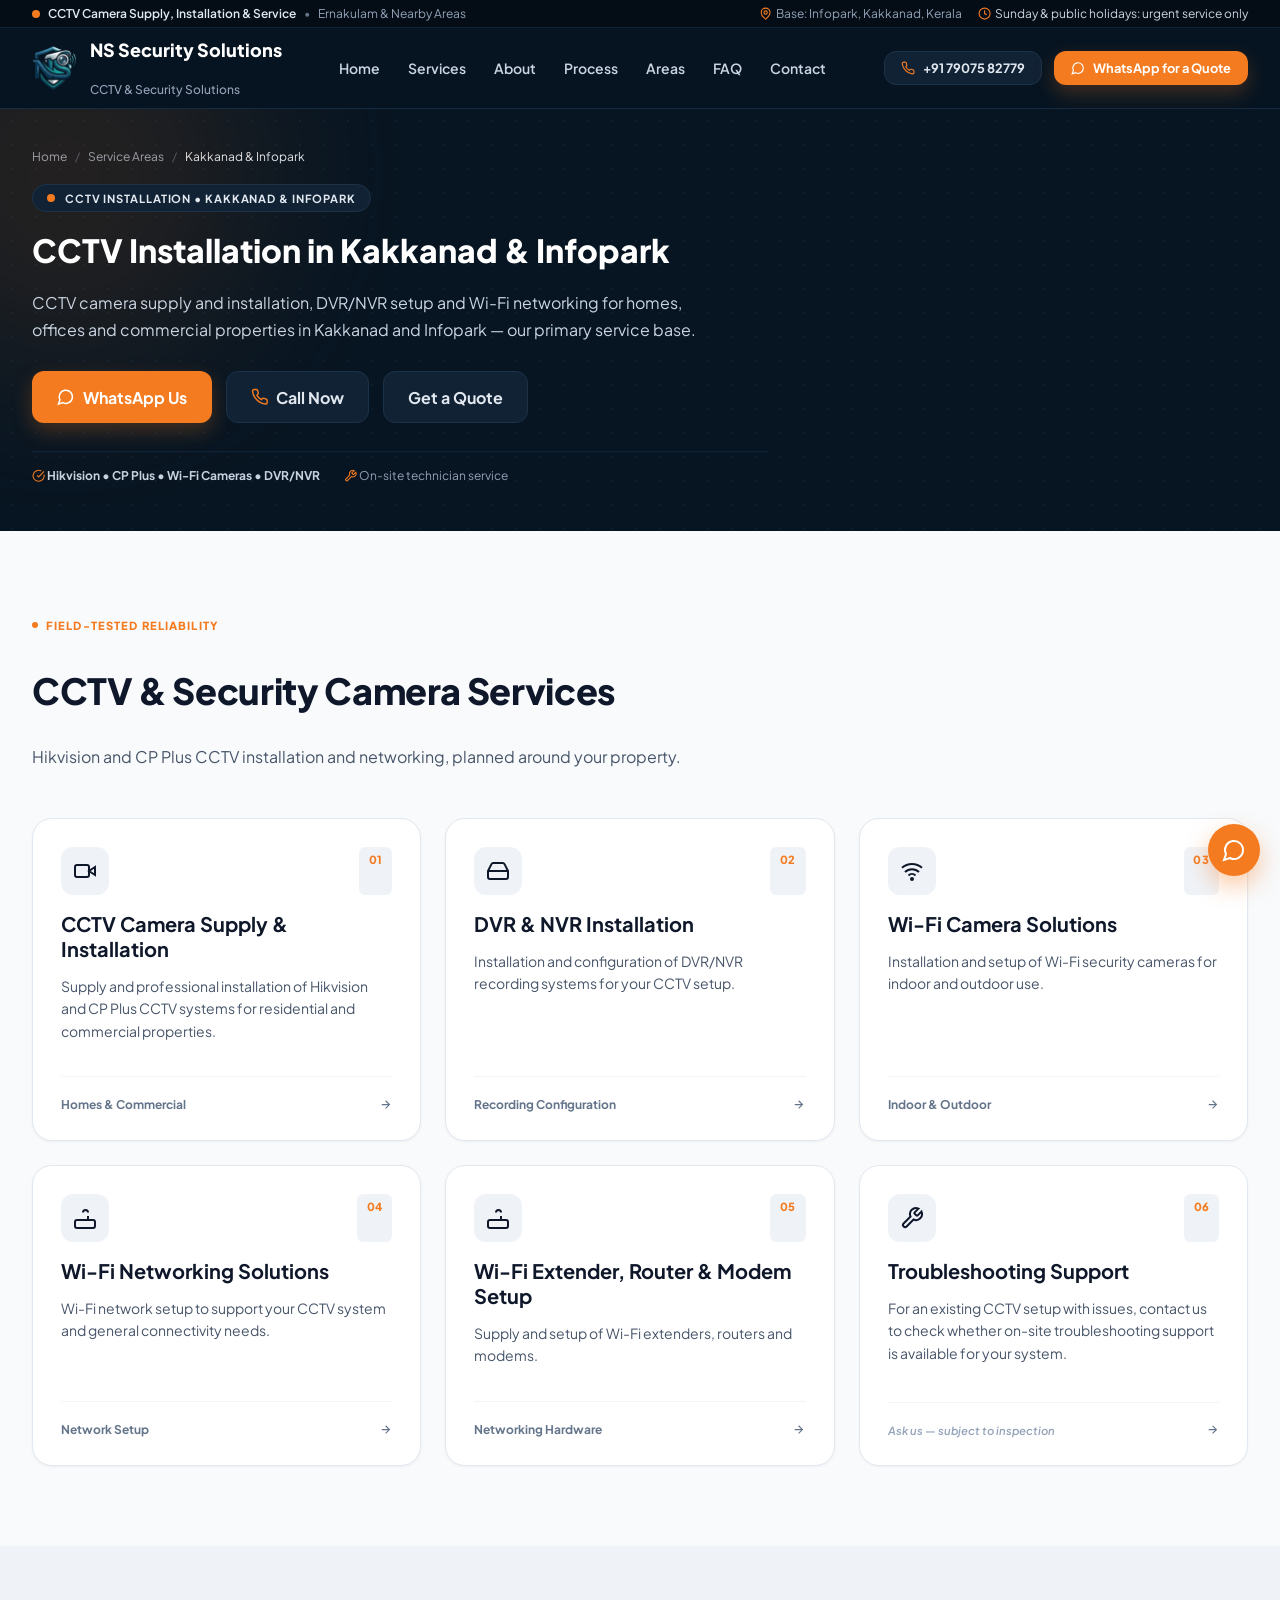
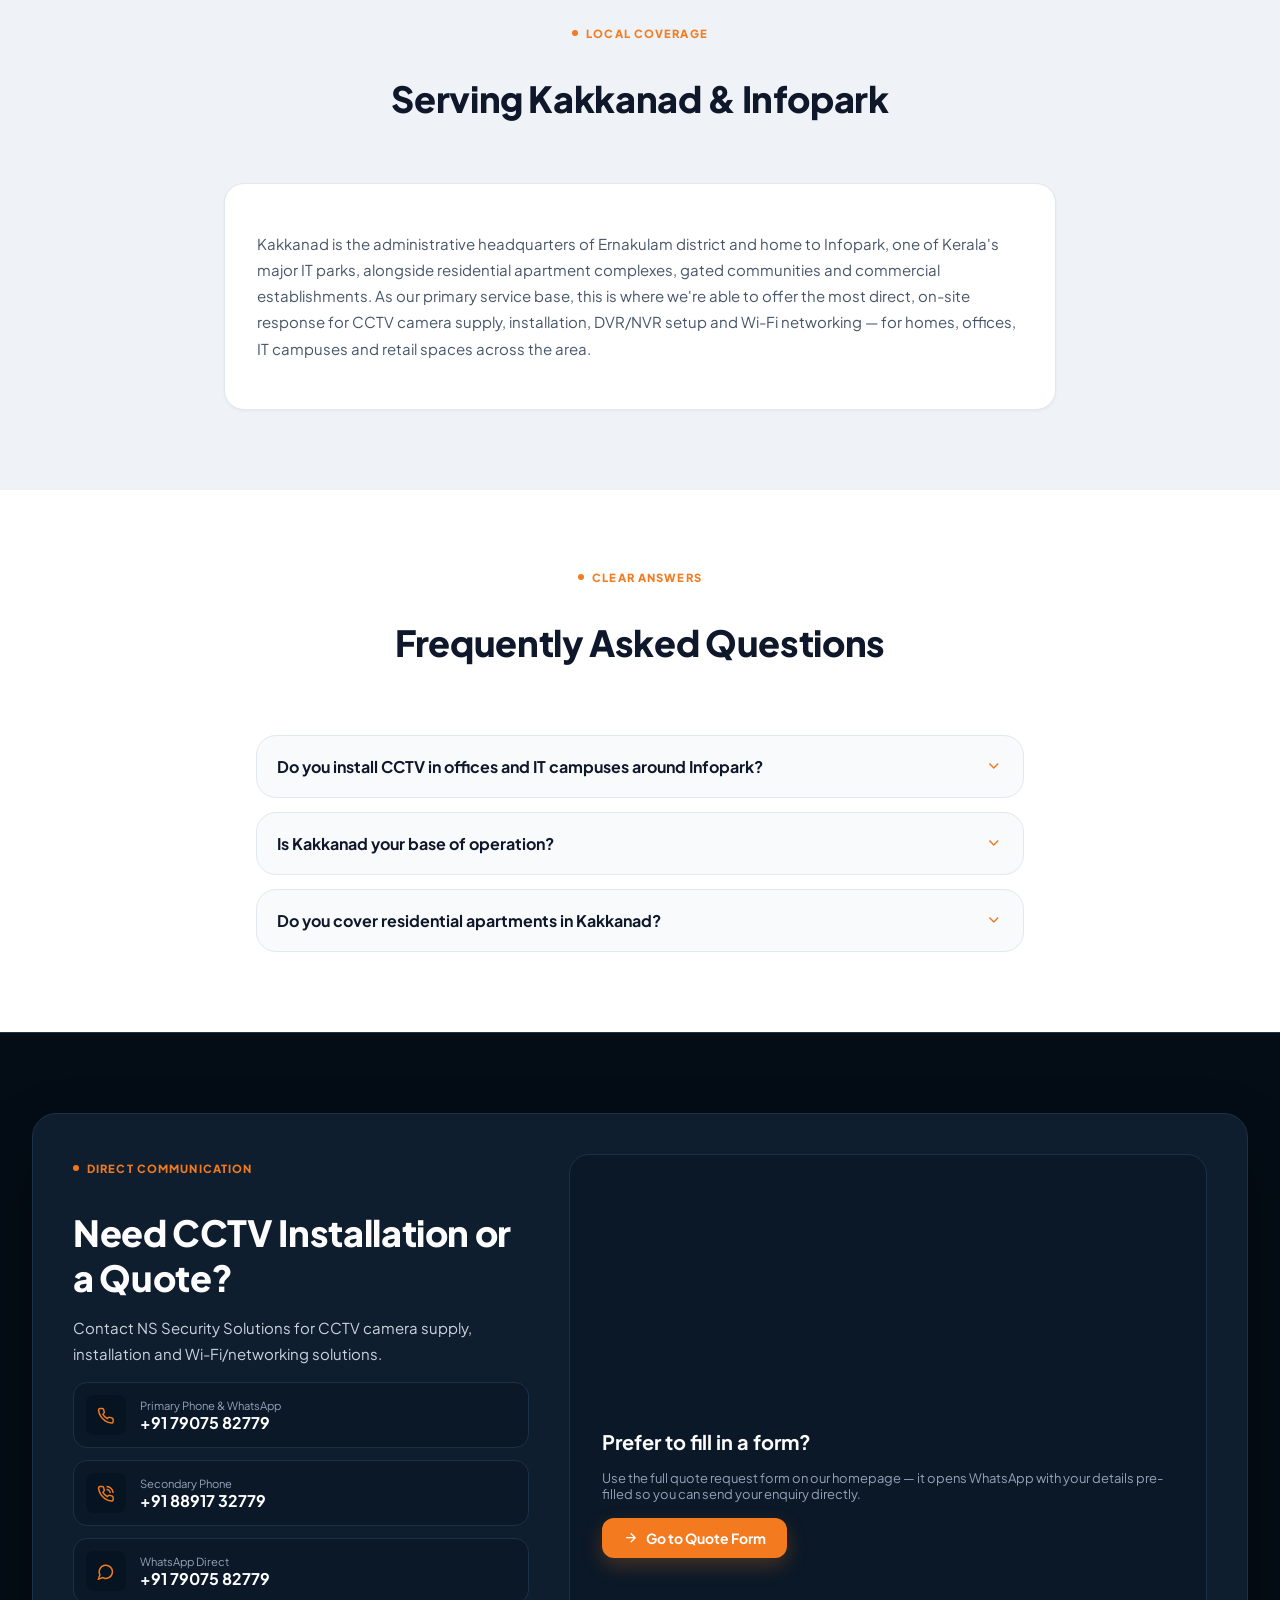
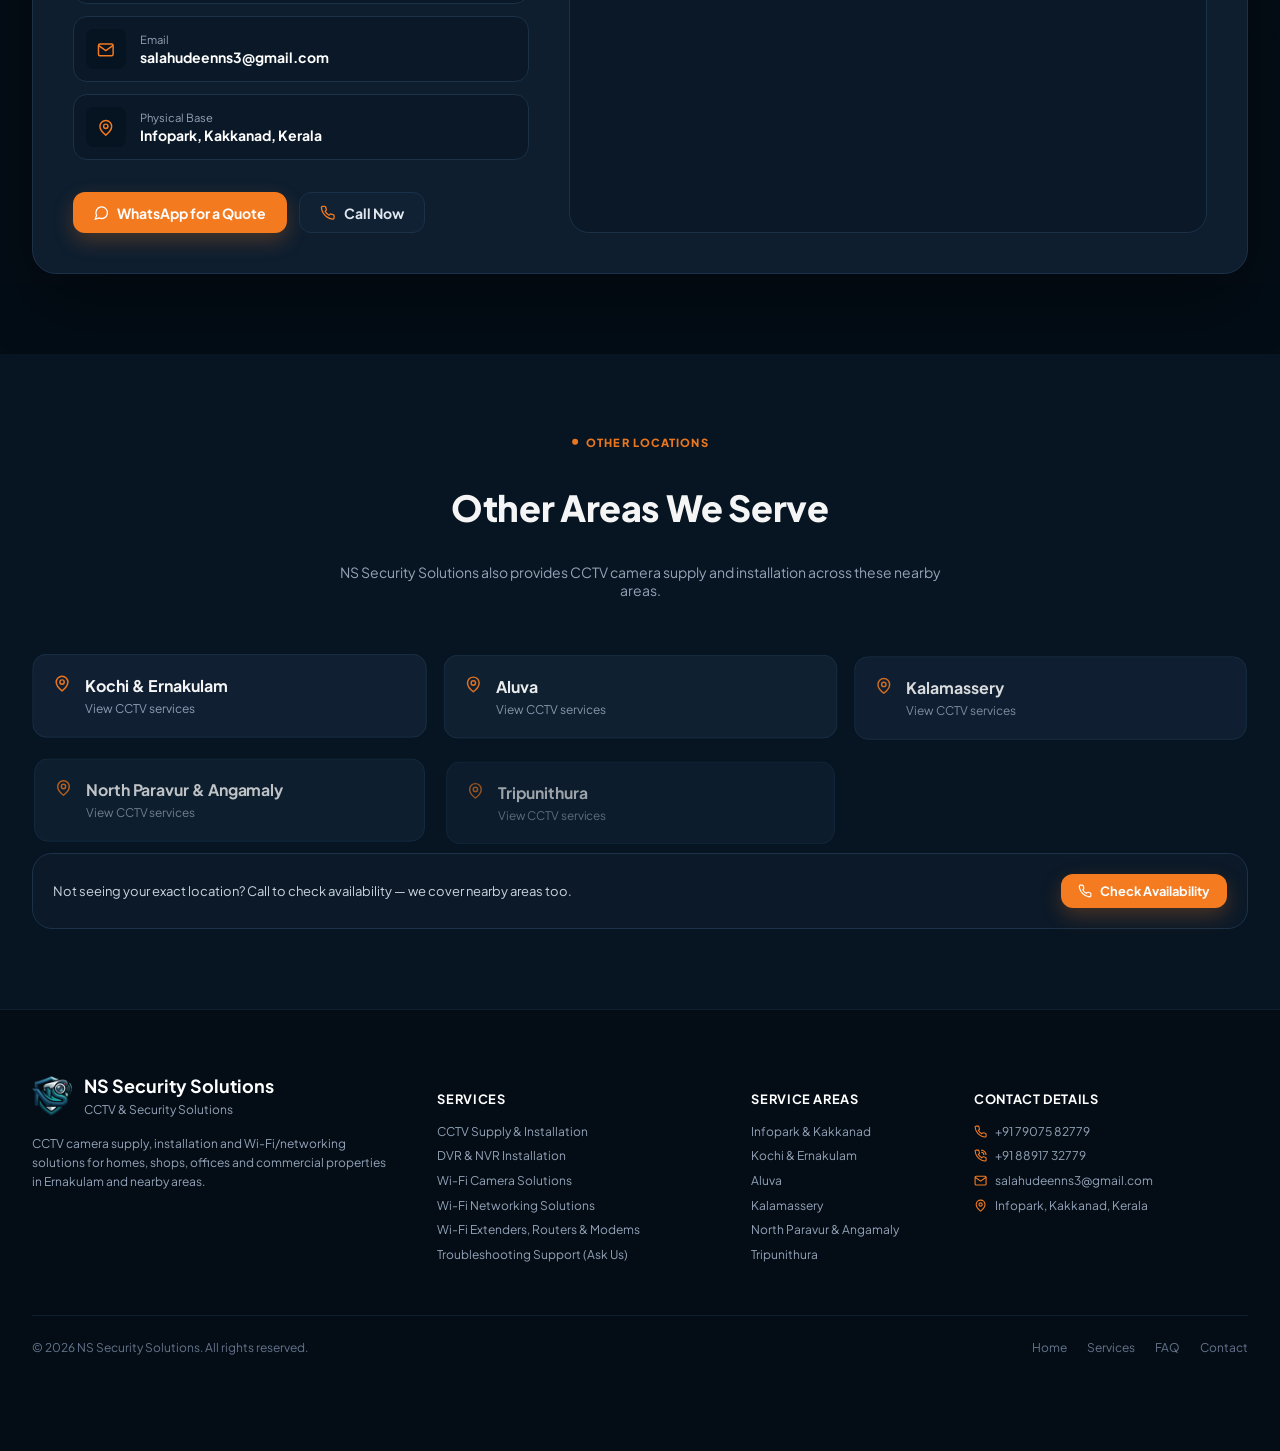
<file: cctv-installation-kakkanad-infopark.html>
<!DOCTYPE html>
<html lang="en">
<head>
<meta charset="utf-8">
<meta name="viewport" content="width=device-width, initial-scale=1.0">
<title>CCTV Installation in Kakkanad &amp; Infopark | NS Security Solutions</title>
<meta name="description" content="CCTV camera supply and installation in Kakkanad and Infopark, Ernakulam &mdash; Hikvision and CP Plus, DVR/NVR and Wi-Fi networking from NS Security Solutions.">
<link rel="canonical" href="https://nssecurity.in/cctv-installation-kakkanad-infopark.html">
<link rel="icon" type="image/png" sizes="48x48" href="images/favicon-48.png">
<link rel="icon" type="image/png" sizes="32x32" href="images/favicon-32.png">
<link rel="icon" type="image/png" sizes="16x16" href="images/favicon-16.png">
<link rel="apple-touch-icon" sizes="180x180" href="images/apple-touch-icon.png">

<!-- Open Graph -->
<meta property="og:type" content="website">
<meta property="og:site_name" content="NS Security Solutions">
<meta property="og:title" content="CCTV Installation in Kakkanad &amp; Infopark | NS Security Solutions">
<meta property="og:description" content="CCTV camera supply and installation in Kakkanad and Infopark, Ernakulam &mdash; Hikvision and CP Plus, DVR/NVR and Wi-Fi networking from NS Security Solutions.">
<meta property="og:url" content="https://nssecurity.in/cctv-installation-kakkanad-infopark.html">
<meta property="og:image" content="https://nssecurity.in/images/hero.webp">

<!-- Twitter -->
<meta name="twitter:card" content="summary_large_image">
<meta name="twitter:title" content="CCTV Installation in Kakkanad &amp; Infopark | NS Security Solutions">
<meta name="twitter:description" content="CCTV camera supply and installation in Kakkanad and Infopark, Ernakulam &mdash; Hikvision and CP Plus, DVR/NVR and Wi-Fi networking from NS Security Solutions.">
<meta name="twitter:image" content="https://nssecurity.in/images/hero.webp">

<link rel="preconnect" href="https://fonts.googleapis.com">
<link rel="preconnect" href="https://fonts.gstatic.com" crossorigin>
<link href="https://fonts.googleapis.com/css2?family=Plus+Jakarta+Sans:wght@300;400;500;600;700;800&display=swap" rel="stylesheet">
<link rel="stylesheet" href="css/style.css">

<script type="application/ld+json">
{
  "@context": "https://schema.org",
  "@type": "LocalBusiness",
  "name": "NS Security Solutions",
  "telephone": ["+91 79075 82779", "+91 88917 32779"],
  "email": "salahudeenns3@gmail.com",
  "address": {
    "@type": "PostalAddress",
    "streetAddress": "Infopark, Kakkanad",
    "addressRegion": "Kerala",
    "addressCountry": "IN"
  },
  "areaServed": ["Kakkanad", "Infopark", "Ernakulam"],
  "url": "https://nssecurity.in/cctv-installation-kakkanad-infopark.html"
}
</script>
</head>
<body>
<div class="top-strip">
  <div class="container">
    <div style="display:flex;align-items:center;gap:.5rem;">
      <span class="dot"></span>
      <span style="font-weight:600;color:#e2e8f0;">CCTV Camera Supply, Installation &amp; Service</span>
      <span style="color:#64748b;" class="hide-mobile">&bull;</span>
      <span style="color:#94a3b8;" class="hide-mobile">Ernakulam &amp; Nearby Areas</span>
    </div>
    <div style="display:flex;align-items:center;gap:1rem;color:#94a3b8;">
      <span class="hide-mobile" style="display:inline-flex;align-items:center;gap:.25rem;">
        <svg class="icon" style="color:var(--brand-orange);"><use href="#i-map-pin"/></svg>
        Base: Infopark, Kakkanad, Kerala
      </span>
      <span style="display:inline-flex;align-items:center;gap:.25rem;color:#cbd5e1;">
        <svg class="icon" style="color:var(--brand-orange);"><use href="#i-clock"/></svg>
        Sunday &amp; public holidays: urgent service only
      </span>
    </div>
  </div>
</div>

<header class="site-header" id="site-header">
  <div class="container">
    <a class="brand" href="index.html">
      <span class="brand-mark"><img src="images/logo.png" alt="NS Security Solutions logo" width="44" height="44"></span>
      <span class="brand-text">
        <span class="brand-name">NS Security Solutions</span><br>
        <span class="brand-tag">CCTV &amp; Security Solutions</span>
      </span>
    </a>
    <nav class="nav-links" aria-label="Primary">
      <a href="index.html">Home</a>
      <a href="index.html#services">Services</a>
      <a href="index.html#why-us">About</a>
      <a href="index.html#process">Process</a>
      <a href="index.html#areas">Areas</a>
      <a href="index.html#faq">FAQ</a>
      <a href="index.html#contact">Contact</a>
    </nav>
    <div class="header-ctas">
      <a class="btn btn-ghost btn-sm call-chip" href="tel:+917907582779" aria-label="Call NS Security Solutions">
        <svg class="icon" style="color:var(--brand-orange);"><use href="#i-phone"/></svg>+91 79075 82779
      </a>
      <a class="btn btn-primary btn-sm header-quote-btn" href="https://wa.me/917907582779" target="_blank" rel="noopener noreferrer" aria-label="WhatsApp NS Security Solutions for a quote">
        <svg class="icon"><use href="#i-message-circle"/></svg><span class="quote-text-short">Quote</span><span class="quote-text-full">WhatsApp for a Quote</span>
      </a>
      <button class="mobile-menu-btn" id="mobile-menu-open" type="button" aria-label="Open menu" aria-expanded="false" aria-controls="mobile-drawer">
        <svg class="icon" style="width:1.5rem;height:1.5rem;"><use href="#i-menu"/></svg>
      </button>
    </div>
  </div>
</header>

<div class="mobile-drawer" id="mobile-drawer" role="dialog" aria-modal="true" aria-label="Mobile navigation">
  <div class="mobile-drawer-panel">
    <div style="display:flex;align-items:center;justify-content:space-between;padding-bottom:.75rem;border-bottom:1px solid var(--navy-border);">
      <span style="font-weight:700;color:#fff;">NS Security Solutions</span>
      <button id="mobile-menu-close" type="button" aria-label="Close menu" style="background:none;border:0;color:#94a3b8;padding:.25rem;">
        <svg class="icon" style="width:1.5rem;height:1.5rem;"><use href="#i-x"/></svg>
      </button>
    </div>
    <nav aria-label="Mobile primary">
      <a href="index.html">Home</a>
      <a href="index.html#services">Services</a>
      <a href="index.html#why-us">About</a>
      <a href="index.html#process">Process</a>
      <a href="index.html#areas">Areas</a>
      <a href="index.html#faq">FAQ</a>
      <a href="index.html#contact">Contact</a>
    </nav>
    <div style="display:flex;flex-direction:column;gap:.625rem;padding-top:.75rem;border-top:1px solid var(--navy-border);">
      <a class="btn btn-primary btn-md" href="https://wa.me/917907582779" target="_blank" rel="noopener noreferrer">
        <svg class="icon"><use href="#i-message-circle"/></svg>WhatsApp for a Quote
      </a>
      <a class="btn btn-ghost btn-md" href="tel:+917907582779">
        <svg class="icon" style="color:var(--brand-orange);"><use href="#i-phone"/></svg>Call: +91 79075 82779
      </a>
    </div>
  </div>
</div>

<main>
<section class="hero" id="home" style="padding:2.5rem 0 3rem;">
  <div class="hero-bg-grid" aria-hidden="true"></div>
  <div class="hero-bg-glow" aria-hidden="true"></div>
  <div class="container">
    <div style="display:flex;flex-direction:column;gap:1.25rem;max-width:46rem;">
      <nav aria-label="Breadcrumb" style="font-size:.75rem;color:#94a3b8;">
          <a href="index.html" style="color:#94a3b8;">Home</a>
          <span style="color:#475569;padding:0 .375rem;">/</span>
          <a href="index.html#areas" style="color:#94a3b8;">Service Areas</a>
          <span style="color:#475569;padding:0 .375rem;">/</span>
          <span style="color:#e2e8f0;">Kakkanad &amp; Infopark</span>
        </nav>
      <div class="hero-badge">
        <span class="dot" style="width:8px;height:8px;border-radius:50%;background:var(--brand-orange);"></span>
        CCTV Installation &bull; Kakkanad &amp; Infopark
      </div>
      <h1 style="font-size:2rem;font-weight:800;color:#fff;line-height:1.15;margin:0;">CCTV Installation in Kakkanad &amp; Infopark</h1>
      <p class="lead" style="margin:0;">CCTV camera supply and installation, DVR/NVR setup and Wi-Fi networking for homes, offices and commercial properties in Kakkanad and Infopark &mdash; our primary service base.</p>
      <div class="hero-ctas">
        <a class="btn btn-primary btn-lg" href="https://wa.me/917907582779" target="_blank" rel="noopener noreferrer">
          <svg class="icon"><use href="#i-message-circle"/></svg>WhatsApp Us
        </a>
        <a class="btn btn-ghost btn-lg" href="tel:+917907582779">
          <svg class="icon" style="color:var(--brand-orange);"><use href="#i-phone"/></svg>Call Now
        </a>
        <a class="btn btn-ghost btn-lg" href="#contact">Get a Quote</a>
      </div>
      <div class="hero-meta">
        <span><svg class="icon" style="color:var(--brand-orange);"><use href="#i-check-circle"/></svg> <strong>Hikvision &bull; CP Plus &bull; Wi-Fi Cameras &bull; DVR/NVR</strong></span>
        <span><svg class="icon" style="color:var(--brand-orange);"><use href="#i-wrench"/></svg> On-site technician service</span>
      </div>
    </div>
  </div>
</section>
<section class="services-section section-pad" id="services">
  <div class="container">
    <div style="max-width:42rem;">
      <div class="section-eyebrow"><span class="dot"></span>Field-Tested Reliability</div>
      <h2 class="section-title light">CCTV &amp; Security Camera Services</h2>
      <p class="section-subtitle light">Hikvision and CP Plus CCTV installation and networking, planned around your property.</p>
    </div>
    <div class="services-grid">
      <div class="service-card">
        <div><div style="display:flex;justify-content:space-between;"><span class="service-card-icon"><svg class="icon" style="width:1.5rem;height:1.5rem;"><use href="#i-video"/></svg></span><span class="service-card-num">01</span></div>
        <h3>CCTV Camera Supply &amp; Installation</h3><p>Supply and professional installation of Hikvision and CP Plus CCTV systems for residential and commercial properties.</p></div>
        <div class="service-card-footer"><span>Homes &amp; Commercial</span><svg class="icon"><use href="#i-arrow-right"/></svg></div>
      </div>
      <div class="service-card">
        <div><div style="display:flex;justify-content:space-between;"><span class="service-card-icon"><svg class="icon" style="width:1.5rem;height:1.5rem;"><use href="#i-hard-drive"/></svg></span><span class="service-card-num">02</span></div>
        <h3>DVR &amp; NVR Installation</h3><p>Installation and configuration of DVR/NVR recording systems for your CCTV setup.</p></div>
        <div class="service-card-footer"><span>Recording Configuration</span><svg class="icon"><use href="#i-arrow-right"/></svg></div>
      </div>
      <div class="service-card">
        <div><div style="display:flex;justify-content:space-between;"><span class="service-card-icon"><svg class="icon" style="width:1.5rem;height:1.5rem;"><use href="#i-wifi"/></svg></span><span class="service-card-num">03</span></div>
        <h3>Wi-Fi Camera Solutions</h3><p>Installation and setup of Wi-Fi security cameras for indoor and outdoor use.</p></div>
        <div class="service-card-footer"><span>Indoor &amp; Outdoor</span><svg class="icon"><use href="#i-arrow-right"/></svg></div>
      </div>
      <div class="service-card">
        <div><div style="display:flex;justify-content:space-between;"><span class="service-card-icon"><svg class="icon" style="width:1.5rem;height:1.5rem;"><use href="#i-router"/></svg></span><span class="service-card-num">04</span></div>
        <h3>Wi-Fi Networking Solutions</h3><p>Wi-Fi network setup to support your CCTV system and general connectivity needs.</p></div>
        <div class="service-card-footer"><span>Network Setup</span><svg class="icon"><use href="#i-arrow-right"/></svg></div>
      </div>
      <div class="service-card">
        <div><div style="display:flex;justify-content:space-between;"><span class="service-card-icon"><svg class="icon" style="width:1.5rem;height:1.5rem;"><use href="#i-router"/></svg></span><span class="service-card-num">05</span></div>
        <h3>Wi-Fi Extender, Router &amp; Modem Setup</h3><p>Supply and setup of Wi-Fi extenders, routers and modems.</p></div>
        <div class="service-card-footer"><span>Networking Hardware</span><svg class="icon"><use href="#i-arrow-right"/></svg></div>
      </div>
      <div class="service-card">
        <div><div style="display:flex;justify-content:space-between;"><span class="service-card-icon"><svg class="icon" style="width:1.5rem;height:1.5rem;"><use href="#i-wrench"/></svg></span><span class="service-card-num">06</span></div>
        <h3>Troubleshooting Support</h3><p>For an existing CCTV setup with issues, contact us to check whether on-site troubleshooting support is available for your system.</p></div>
        <div class="service-card-footer"><span class="service-card-note">Ask us &mdash; subject to inspection</span><svg class="icon"><use href="#i-arrow-right"/></svg></div>
      </div>
    </div>
  </div>
</section>
<section class="solutions-section section-pad">
  <div class="container">
    <div class="section-header-center">
      <div class="section-eyebrow"><span class="dot"></span>Local Coverage</div>
      <h2 class="section-title light">Serving Kakkanad &amp; Infopark</h2>
    </div>
    <div style="max-width:52rem;margin:2rem auto 0;background:#fff;border:1px solid var(--light-border);border-radius:1.25rem;padding:2rem;box-shadow:0 1px 3px rgba(15,23,42,.05);">
      <p style="font-size:.9375rem;color:var(--slate-body);line-height:1.75;">Kakkanad is the administrative headquarters of Ernakulam district and home to Infopark, one of Kerala's major IT parks, alongside residential apartment complexes, gated communities and commercial establishments. As our primary service base, this is where we're able to offer the most direct, on-site response for CCTV camera supply, installation, DVR/NVR setup and Wi-Fi networking &mdash; for homes, offices, IT campuses and retail spaces across the area.</p>
    </div>
  </div>
</section>

<section class="faq-section section-pad">
  <div class="container" style="max-width:52rem;">
    <div class="section-header-center">
      <div class="section-eyebrow"><span class="dot"></span>Clear Answers</div>
      <h2 class="section-title light">Frequently Asked Questions</h2>
    </div>
    <div class="faq-list">
            <details class="faq-item"><summary><span>Do you install CCTV in offices and IT campuses around Infopark?</span><svg class="icon chev"><use href="#i-chevron-down"/></svg></summary><p>Yes, commercial CCTV installation covers offices, retail spaces and campuses, alongside our residential work. Contact us with your requirement and property layout to discuss coverage.</p></details>
      <details class="faq-item"><summary><span>Is Kakkanad your base of operation?</span><svg class="icon chev"><use href="#i-chevron-down"/></svg></summary><p>Yes, Infopark, Kakkanad is our primary service base, so response times for on-site visits in this area are typically the most direct.</p></details>
      <details class="faq-item"><summary><span>Do you cover residential apartments in Kakkanad?</span><svg class="icon chev"><use href="#i-chevron-down"/></svg></summary><p>Yes, we install CCTV for independent houses as well as apartment common areas and entrances, planned around the specific property.</p></details>
    </div>
  </div>
</section>
<section class="contact-section section-pad" id="contact">
  <img class="contact-bg-img" src="images/property.webp" width="1600" height="900" alt="" loading="lazy">
  <div class="contact-bg-tint"></div>
  <div class="container" style="position:relative;z-index:1;">
    <div class="contact-panel">
      <div class="contact-grid">
        <div style="display:flex;flex-direction:column;justify-content:space-between;gap:2rem;">
          <div>
            <div class="section-eyebrow"><span class="dot"></span>Direct Communication</div>
            <h2 class="section-title dark" style="margin-bottom:.5rem;">Need CCTV Installation or a Quote?</h2>
            <p style="color:#cbd5e1;font-size:.9375rem;line-height:1.7;">Contact NS Security Solutions for CCTV camera supply, installation and Wi-Fi/networking solutions.</p>
            <div style="display:flex;flex-direction:column;gap:.75rem;margin-top:1rem;">
              <a class="contact-link" href="tel:+917907582779"><span class="contact-link-icon"><svg class="icon"><use href="#i-phone"/></svg></span><div><small>Primary Phone &amp; WhatsApp</small><strong>+91 79075 82779</strong></div></a>
              <a class="contact-link" href="tel:+918891732779"><span class="contact-link-icon"><svg class="icon"><use href="#i-phone-call"/></svg></span><div><small>Secondary Phone</small><strong>+91 88917 32779</strong></div></a>
              <a class="contact-link" href="https://wa.me/917907582779" target="_blank" rel="noopener noreferrer"><span class="contact-link-icon"><svg class="icon"><use href="#i-message-circle"/></svg></span><div><small>WhatsApp Direct</small><strong>+91 79075 82779</strong></div></a>
              <a class="contact-link" href="mailto:salahudeenns3@gmail.com"><span class="contact-link-icon"><svg class="icon"><use href="#i-mail"/></svg></span><div><small>Email</small><strong style="font-size:.875rem;">salahudeenns3@gmail.com</strong></div></a>
              <div class="contact-link" style="cursor:default;"><span class="contact-link-icon"><svg class="icon"><use href="#i-map-pin"/></svg></span><div><small>Physical Base</small><strong style="font-size:.875rem;">Infopark, Kakkanad, Kerala</strong></div></div>
            </div>
          </div>
          <div style="display:flex;flex-wrap:wrap;gap:.75rem;">
            <a class="btn btn-primary btn-md" href="https://wa.me/917907582779" target="_blank" rel="noopener noreferrer"><svg class="icon"><use href="#i-message-circle"/></svg>WhatsApp for a Quote</a>
            <a class="btn btn-ghost btn-md" href="tel:+917907582779"><svg class="icon" style="color:var(--brand-orange);"><use href="#i-phone"/></svg>Call Now</a>
          </div>
        </div>
        <div class="contact-form-card" style="display:flex;flex-direction:column;justify-content:center;gap:1rem;">
          <h3 style="color:#fff;font-size:1.25rem;font-weight:700;margin:0;">Prefer to fill in a form?</h3>
          <p style="font-size:.8125rem;color:#94a3b8;margin:0;">Use the full quote request form on our homepage &mdash; it opens WhatsApp with your details pre-filled so you can send your enquiry directly.</p>
          <a class="btn btn-primary btn-md" href="index.html#contact" style="align-self:flex-start;"><svg class="icon"><use href="#i-arrow-right"/></svg>Go to Quote Form</a>
        </div>
      </div>
    </div>
  </div>
</section>
<section class="areas-section section-pad">
  <div class="container">
    <div class="section-header-center">
      <div class="section-eyebrow"><span class="dot"></span>Other Locations</div>
      <h2 class="section-title dark">Other Areas We Serve</h2>
      <p style="font-size:.875rem;color:#94a3b8;margin-top:.25rem;">NS Security Solutions also provides CCTV camera supply and installation across these nearby areas.</p>
    </div>
    <div class="areas-grid">
            <a class="area-card" href="cctv-installation-kochi-ernakulam.html"><svg class="icon" style="color:var(--brand-orange);"><use href="#i-map-pin"/></svg><div><strong>Kochi &amp; Ernakulam</strong><span class="desc">View CCTV services</span></div></a>
      <a class="area-card" href="cctv-installation-aluva.html"><svg class="icon" style="color:var(--brand-orange);"><use href="#i-map-pin"/></svg><div><strong>Aluva</strong><span class="desc">View CCTV services</span></div></a>
      <a class="area-card" href="cctv-installation-kalamassery.html"><svg class="icon" style="color:var(--brand-orange);"><use href="#i-map-pin"/></svg><div><strong>Kalamassery</strong><span class="desc">View CCTV services</span></div></a>
      <a class="area-card" href="cctv-installation-north-paravur-angamaly.html"><svg class="icon" style="color:var(--brand-orange);"><use href="#i-map-pin"/></svg><div><strong>North Paravur &amp; Angamaly</strong><span class="desc">View CCTV services</span></div></a>
      <a class="area-card" href="cctv-installation-tripunithura.html"><svg class="icon" style="color:var(--brand-orange);"><use href="#i-map-pin"/></svg><div><strong>Tripunithura</strong><span class="desc">View CCTV services</span></div></a>
    </div>
    <div class="areas-cta">
      <p style="font-size:.8125rem;color:#cbd5e1;margin:0;">Not seeing your exact location? Call to check availability &mdash; we cover nearby areas too.</p>
      <a class="btn btn-primary btn-sm" href="tel:+917907582779"><svg class="icon"><use href="#i-phone"/></svg>Check Availability</a>
    </div>
  </div>
</section>
</main>

<aside class="mobile-action-bar">
  <a class="btn btn-ghost btn-md" href="tel:+917907582779"><svg class="icon" style="color:var(--brand-orange);"><use href="#i-phone"/></svg>Call Now</a>
  <a class="btn btn-primary btn-md" href="https://wa.me/917907582779" target="_blank" rel="noopener noreferrer"><svg class="icon"><use href="#i-message-circle"/></svg>WhatsApp</a>
</aside>

<a class="whatsapp-float" id="whatsapp-float" href="https://wa.me/917907582779" target="_blank" rel="noopener noreferrer" aria-label="Chat on WhatsApp">
  <svg class="icon" style="width:1.5rem;height:1.5rem;"><use href="#i-message-circle"/></svg>
</a>

<div class="watch-cam" id="watch-cam" aria-hidden="true">
  <span class="watch-cam-dot"></span>
  <svg viewBox="0 0 64 64" width="40" height="40">
    <rect x="27" y="4" width="10" height="10" rx="2" fill="#1c3249"/>
    <g id="watch-cam-head">
      <rect x="10" y="18" width="38" height="20" rx="10" fill="#112234" stroke="#F47B20" stroke-width="2"/>
      <circle cx="44" cy="28" r="7" fill="#040D16" stroke="#F47B20" stroke-width="2"/>
      <circle cx="44" cy="28" r="2.6" fill="#F47B20"/>
    </g>
  </svg>
</div>

<footer class="site-footer">
  <div class="container">
    <div class="footer-grid">
      <div class="footer-col">
        <div style="display:flex;align-items:center;gap:.75rem;margin-bottom:1rem;">
          <span class="brand-mark" style="width:2.5rem;height:2.5rem;"><img src="images/logo.png" alt="NS Security Solutions logo" width="40" height="40"></span>
          <div><strong style="display:block;color:#fff;font-size:1.125rem;">NS Security Solutions</strong><span style="font-size:.75rem;color:#94a3b8;">CCTV &amp; Security Solutions</span></div>
        </div>
        <p style="font-size:.75rem;line-height:1.6;">CCTV camera supply, installation and Wi-Fi/networking solutions for homes, shops, offices and commercial properties in Ernakulam and nearby areas.</p>
      </div>
      <div class="footer-col"><h4>Services</h4>
        <a href="index.html#services">CCTV Supply &amp; Installation</a>
        <a href="index.html#services">DVR &amp; NVR Installation</a>
        <a href="index.html#services">Wi-Fi Camera Solutions</a>
        <a href="index.html#services">Wi-Fi Networking Solutions</a>
        <a href="index.html#services">Wi-Fi Extenders, Routers &amp; Modems</a>
        <a href="index.html#services">Troubleshooting Support (Ask Us)</a>
      </div>
      <div class="footer-col"><h4>Service Areas</h4>
        <a href="cctv-installation-kakkanad-infopark.html">Infopark &amp; Kakkanad</a>
        <a href="cctv-installation-kochi-ernakulam.html">Kochi &amp; Ernakulam</a>
        <a href="cctv-installation-aluva.html">Aluva</a>
        <a href="cctv-installation-kalamassery.html">Kalamassery</a>
        <a href="cctv-installation-north-paravur-angamaly.html">North Paravur &amp; Angamaly</a>
        <a href="cctv-installation-tripunithura.html">Tripunithura</a>
      </div>
      <div class="footer-col"><h4>Contact Details</h4>
        <a href="tel:+917907582779"><svg class="icon" style="color:var(--brand-orange);"><use href="#i-phone"/></svg>+91 79075 82779</a>
        <a href="tel:+918891732779"><svg class="icon" style="color:var(--brand-orange);"><use href="#i-phone-call"/></svg>+91 88917 32779</a>
        <a href="mailto:salahudeenns3@gmail.com"><svg class="icon" style="color:var(--brand-orange);"><use href="#i-mail"/></svg>salahudeenns3@gmail.com</a>
        <span class="footer-line"><svg class="icon" style="color:var(--brand-orange);"><use href="#i-map-pin"/></svg>Infopark, Kakkanad, Kerala</span>
      </div>
    </div>
    <div class="footer-bottom">
      <span>&copy; 2026 NS Security Solutions. All rights reserved.</span>
      <nav><a href="index.html">Home</a><a href="index.html#services">Services</a><a href="index.html#faq">FAQ</a><a href="index.html#contact">Contact</a></nav>
    </div>
  </div>
</footer>

<svg style="display:none;">
  <symbol id="i-map-pin" viewBox="0 0 24 24" fill="none" stroke="currentColor"><path d="M20 10c0 6-8 12-8 12s-8-6-8-12a8 8 0 0 1 16 0Z"/><circle cx="12" cy="10" r="3"/></symbol>
  <symbol id="i-clock" viewBox="0 0 24 24" fill="none" stroke="currentColor"><circle cx="12" cy="12" r="10"/><path d="M12 6v6l4 2"/></symbol>
  <symbol id="i-video" viewBox="0 0 24 24" fill="none" stroke="currentColor"><path d="m22 8-6 4 6 4V8Z"/><rect x="2" y="6" width="14" height="12" rx="2"/></symbol>
  <symbol id="i-phone" viewBox="0 0 24 24" fill="none" stroke="currentColor"><path d="M22 16.92v3a2 2 0 0 1-2.18 2 19.79 19.79 0 0 1-8.63-3.07 19.5 19.5 0 0 1-6-6 19.79 19.79 0 0 1-3.07-8.67A2 2 0 0 1 4.11 2h3a2 2 0 0 1 2 1.72c.127.96.362 1.903.7 2.81a2 2 0 0 1-.45 2.11L8.09 9.91a16 16 0 0 0 6 6l1.27-1.27a2 2 0 0 1 2.11-.45c.907.338 1.85.573 2.81.7A2 2 0 0 1 22 16.92Z"/></symbol>
  <symbol id="i-phone-call" viewBox="0 0 24 24" fill="none" stroke="currentColor"><path d="M13 2a9 9 0 0 1 9 9M13 6a5 5 0 0 1 5 5"/><path d="M22 16.92v3a2 2 0 0 1-2.18 2 19.79 19.79 0 0 1-8.63-3.07 19.5 19.5 0 0 1-6-6 19.79 19.79 0 0 1-3.07-8.67A2 2 0 0 1 4.11 2h3a2 2 0 0 1 2 1.72c.127.96.362 1.903.7 2.81a2 2 0 0 1-.45 2.11L8.09 9.91a16 16 0 0 0 6 6l1.27-1.27a2 2 0 0 1 2.11-.45c.907.338 1.85.573 2.81.7A2 2 0 0 1 22 16.92Z"/></symbol>
  <symbol id="i-message-circle" viewBox="0 0 24 24" fill="none" stroke="currentColor"><path d="M7.9 20A9 9 0 1 0 4 16.1L2 22Z"/></symbol>
  <symbol id="i-menu" viewBox="0 0 24 24" fill="none" stroke="currentColor"><path d="M4 12h16M4 6h16M4 18h16"/></symbol>
  <symbol id="i-x" viewBox="0 0 24 24" fill="none" stroke="currentColor"><path d="m18 6-12 12M6 6l12 12"/></symbol>
  <symbol id="i-check-circle" viewBox="0 0 24 24" fill="none" stroke="currentColor"><path d="M21.8 10A10 10 0 1 1 17 3.34"/><path d="m9 11 3 3L22 4"/></symbol>
  <symbol id="i-shield-check" viewBox="0 0 24 24" fill="none" stroke="currentColor"><path d="M20 13c0 5-3.5 7.5-8 9-4.5-1.5-8-4-8-9V6a1 1 0 0 1 1-1c2 0 4.5-1.2 6.24-2.72a1.17 1.17 0 0 1 1.52 0C14.5 3.8 17 5 19 5a1 1 0 0 1 1 1Z"/><path d="m9 12 2 2 4-4"/></symbol>
  <symbol id="i-home" viewBox="0 0 24 24" fill="none" stroke="currentColor"><path d="m3 9 9-7 9 7v11a2 2 0 0 1-2 2H5a2 2 0 0 1-2-2Z"/><path d="M9 22V12h6v10"/></symbol>
  <symbol id="i-store" viewBox="0 0 24 24" fill="none" stroke="currentColor"><path d="M2 7h20l-2 5H4Z"/><path d="M4 12v8h16v-8M9 21v-5h6v5"/></symbol>
  <symbol id="i-wifi" viewBox="0 0 24 24" fill="none" stroke="currentColor"><path d="M5 13a10 10 0 0 1 14 0M8.5 16.5a5 5 0 0 1 7 0M2 8.82a15 15 0 0 1 20 0"/><circle cx="12" cy="20" r="1"/></symbol>
  <symbol id="i-hard-drive" viewBox="0 0 24 24" fill="none" stroke="currentColor"><line x1="22" y1="12" x2="2" y2="12"/><path d="M5.45 5.11 2 12v6a2 2 0 0 0 2 2h16a2 2 0 0 0 2-2v-6l-3.45-6.89A2 2 0 0 0 16.76 4H7.24a2 2 0 0 0-1.79 1.11Z"/><line x1="6" y1="16" x2="6.01" y2="16"/><line x1="10" y1="16" x2="10.01" y2="16"/></symbol>
  <symbol id="i-router" viewBox="0 0 24 24" fill="none" stroke="currentColor"><rect x="2" y="14" width="20" height="8" rx="2"/><path d="M6.01 18H6M10.01 18H10M15 10v4M15 6.5a2.5 2.5 0 0 0-5 0"/></symbol>
  <symbol id="i-smartphone" viewBox="0 0 24 24" fill="none" stroke="currentColor"><rect x="5" y="2" width="14" height="20" rx="2"/><path d="M12 18h.01"/></symbol>
  <symbol id="i-wrench" viewBox="0 0 24 24" fill="none" stroke="currentColor"><path d="M14.7 6.3a1 1 0 0 0 0 1.4l1.6 1.6a1 1 0 0 0 1.4 0l3.77-3.77a6 6 0 0 1-7.94 7.94l-6.91 6.91a2.12 2.12 0 0 1-3-3l6.91-6.91a6 6 0 0 1 7.94-7.94Z"/></symbol>
  <symbol id="i-arrow-right" viewBox="0 0 24 24" fill="none" stroke="currentColor"><path d="M5 12h14M12 5l7 7-7 7"/></symbol>
  <symbol id="i-mail" viewBox="0 0 24 24" fill="none" stroke="currentColor"><rect x="2" y="4" width="20" height="16" rx="2"/><path d="m22 6-10 7L2 6"/></symbol>
  <symbol id="i-chevron-down" viewBox="0 0 24 24" fill="none" stroke="currentColor"><path d="m6 9 6 6 6-6"/></symbol>
</svg>

<script src="https://cdn.jsdelivr.net/npm/gsap@3.12.5/dist/gsap.min.js" defer></script>
<script src="js/main.js" defer></script>
</body>
</html>
</file>
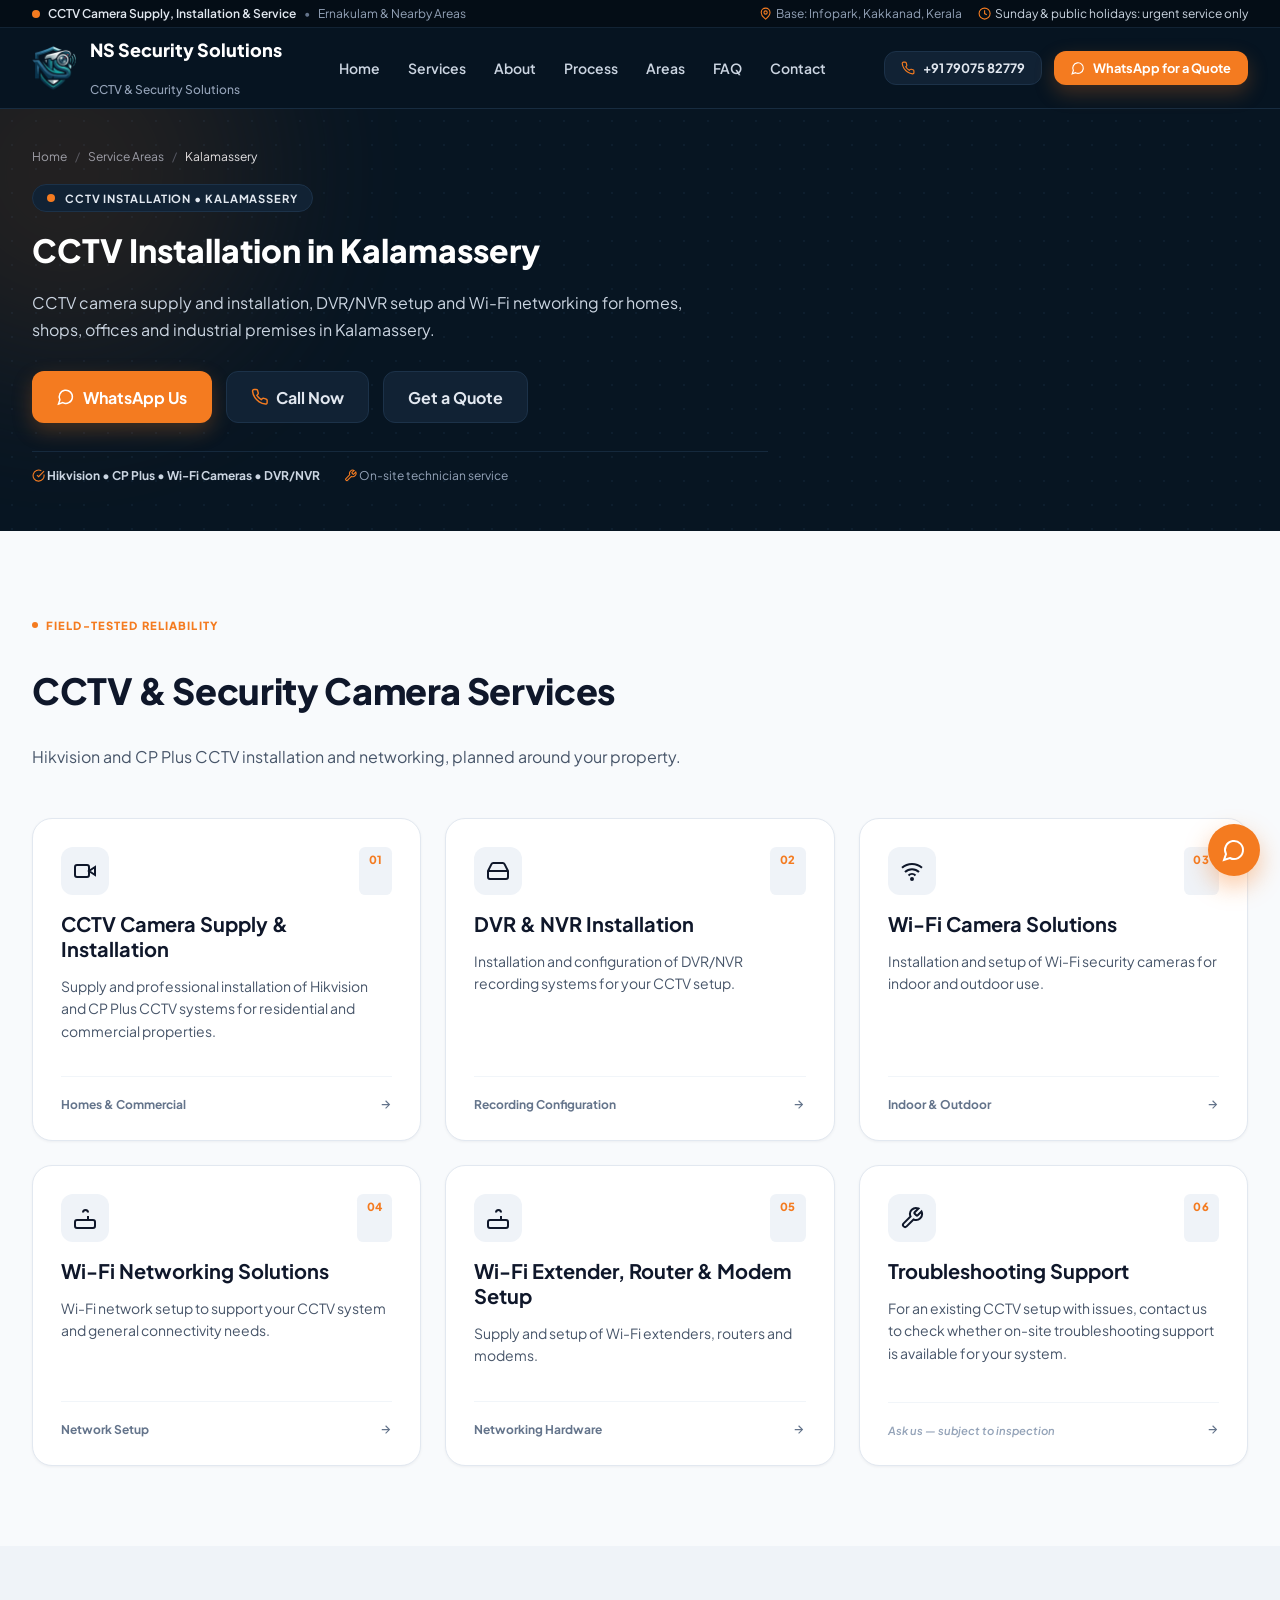
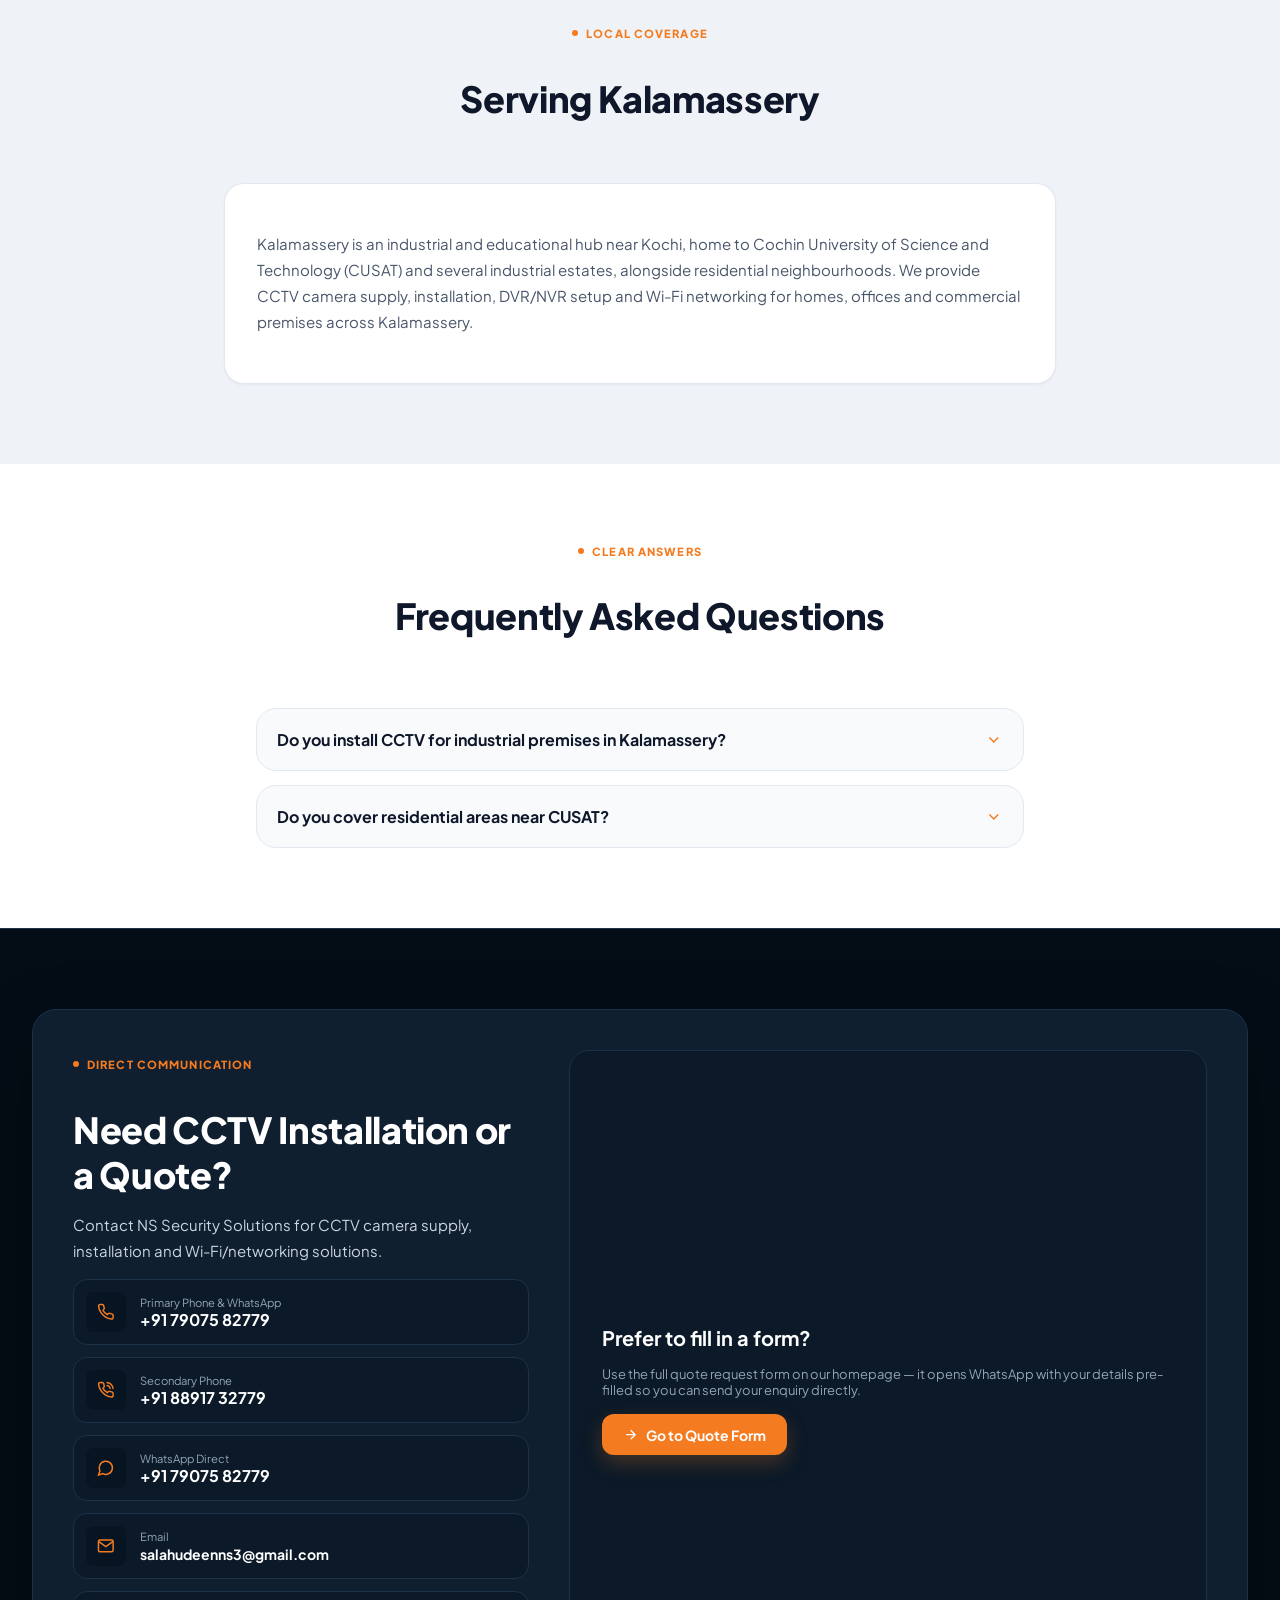
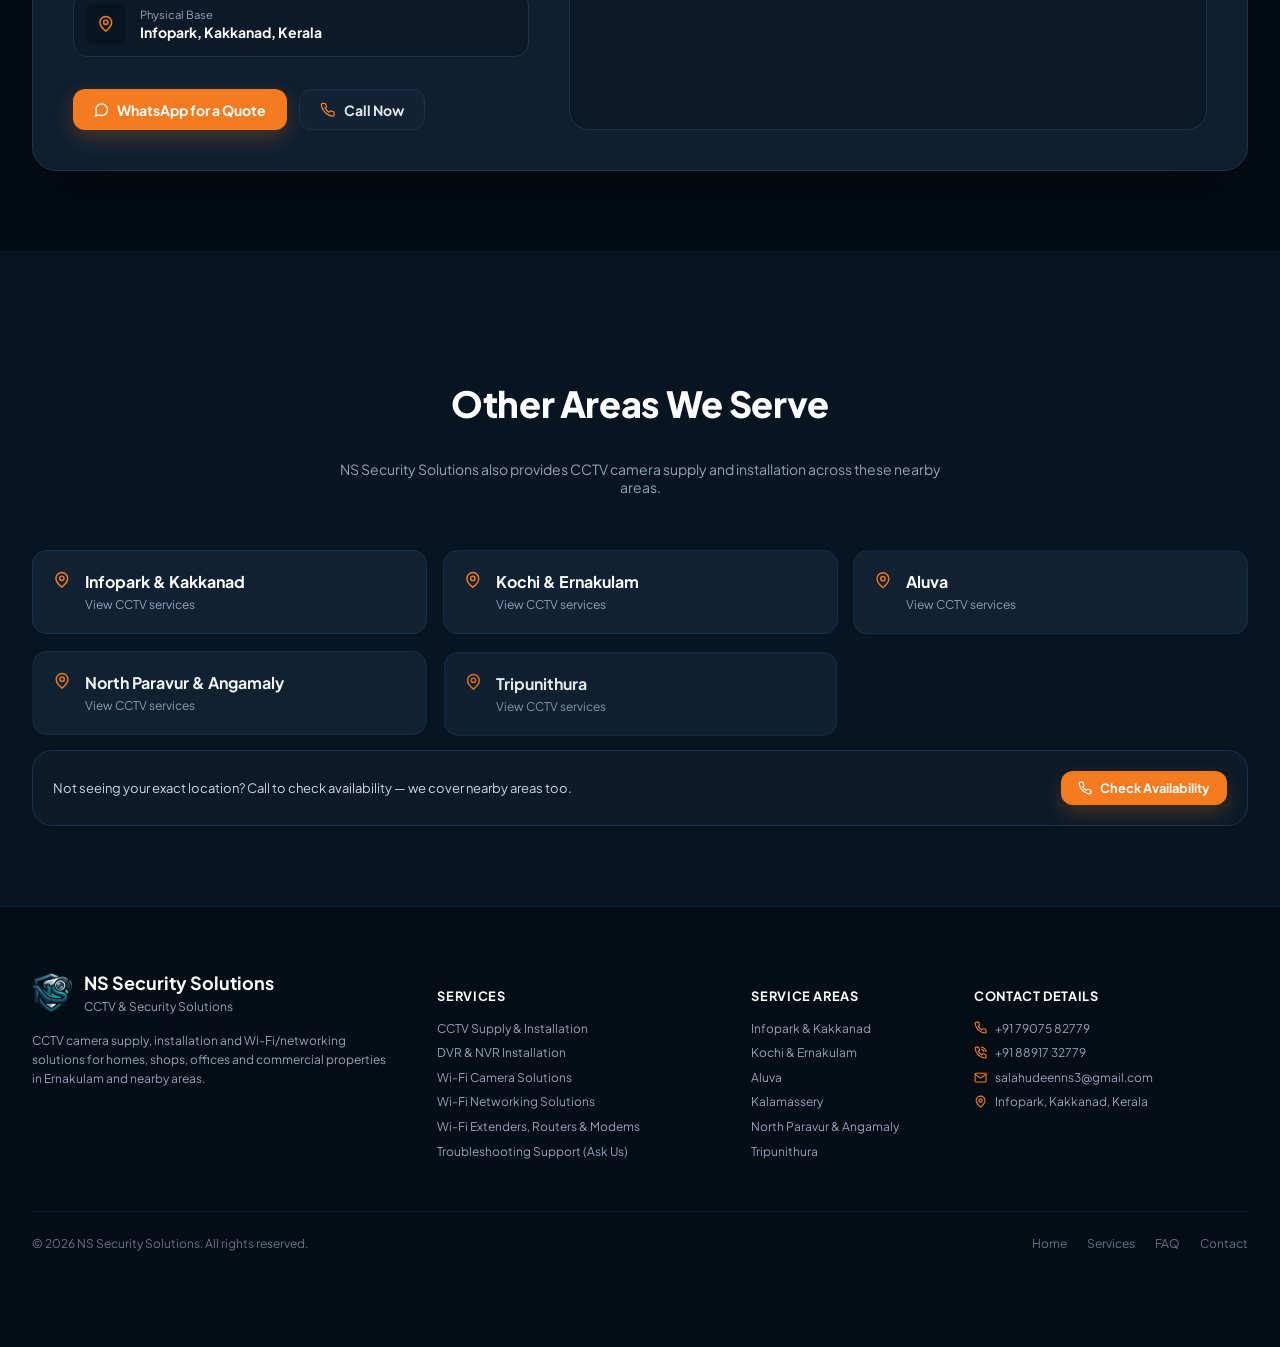
<file: cctv-installation-kalamassery.html>
<!DOCTYPE html>
<html lang="en">
<head>
<meta charset="utf-8">
<meta name="viewport" content="width=device-width, initial-scale=1.0">
<title>CCTV Installation in Kalamassery | NS Security Solutions</title>
<meta name="description" content="CCTV camera supply and installation in Kalamassery &mdash; Hikvision and CP Plus, DVR/NVR and Wi-Fi networking from NS Security Solutions.">
<link rel="canonical" href="https://nssecurity.in/cctv-installation-kalamassery.html">
<link rel="icon" type="image/png" sizes="48x48" href="images/favicon-48.png">
<link rel="icon" type="image/png" sizes="32x32" href="images/favicon-32.png">
<link rel="icon" type="image/png" sizes="16x16" href="images/favicon-16.png">
<link rel="apple-touch-icon" sizes="180x180" href="images/apple-touch-icon.png">

<!-- Open Graph -->
<meta property="og:type" content="website">
<meta property="og:site_name" content="NS Security Solutions">
<meta property="og:title" content="CCTV Installation in Kalamassery | NS Security Solutions">
<meta property="og:description" content="CCTV camera supply and installation in Kalamassery &mdash; Hikvision and CP Plus, DVR/NVR and Wi-Fi networking from NS Security Solutions.">
<meta property="og:url" content="https://nssecurity.in/cctv-installation-kalamassery.html">
<meta property="og:image" content="https://nssecurity.in/images/hero.webp">

<!-- Twitter -->
<meta name="twitter:card" content="summary_large_image">
<meta name="twitter:title" content="CCTV Installation in Kalamassery | NS Security Solutions">
<meta name="twitter:description" content="CCTV camera supply and installation in Kalamassery &mdash; Hikvision and CP Plus, DVR/NVR and Wi-Fi networking from NS Security Solutions.">
<meta name="twitter:image" content="https://nssecurity.in/images/hero.webp">

<link rel="preconnect" href="https://fonts.googleapis.com">
<link rel="preconnect" href="https://fonts.gstatic.com" crossorigin>
<link href="https://fonts.googleapis.com/css2?family=Plus+Jakarta+Sans:wght@300;400;500;600;700;800&display=swap" rel="stylesheet">
<link rel="stylesheet" href="css/style.css">

<script type="application/ld+json">
{
  "@context": "https://schema.org",
  "@type": "LocalBusiness",
  "name": "NS Security Solutions",
  "telephone": ["+91 79075 82779", "+91 88917 32779"],
  "email": "salahudeenns3@gmail.com",
  "address": {
    "@type": "PostalAddress",
    "streetAddress": "Infopark, Kakkanad",
    "addressRegion": "Kerala",
    "addressCountry": "IN"
  },
  "areaServed": ["Kalamassery", "Ernakulam"],
  "url": "https://nssecurity.in/cctv-installation-kalamassery.html"
}
</script>
</head>
<body>
<div class="top-strip">
  <div class="container">
    <div style="display:flex;align-items:center;gap:.5rem;">
      <span class="dot"></span>
      <span style="font-weight:600;color:#e2e8f0;">CCTV Camera Supply, Installation &amp; Service</span>
      <span style="color:#64748b;" class="hide-mobile">&bull;</span>
      <span style="color:#94a3b8;" class="hide-mobile">Ernakulam &amp; Nearby Areas</span>
    </div>
    <div style="display:flex;align-items:center;gap:1rem;color:#94a3b8;">
      <span class="hide-mobile" style="display:inline-flex;align-items:center;gap:.25rem;">
        <svg class="icon" style="color:var(--brand-orange);"><use href="#i-map-pin"/></svg>
        Base: Infopark, Kakkanad, Kerala
      </span>
      <span style="display:inline-flex;align-items:center;gap:.25rem;color:#cbd5e1;">
        <svg class="icon" style="color:var(--brand-orange);"><use href="#i-clock"/></svg>
        Sunday &amp; public holidays: urgent service only
      </span>
    </div>
  </div>
</div>

<header class="site-header" id="site-header">
  <div class="container">
    <a class="brand" href="index.html">
      <span class="brand-mark"><img src="images/logo.png" alt="NS Security Solutions logo" width="44" height="44"></span>
      <span class="brand-text">
        <span class="brand-name">NS Security Solutions</span><br>
        <span class="brand-tag">CCTV &amp; Security Solutions</span>
      </span>
    </a>
    <nav class="nav-links" aria-label="Primary">
      <a href="index.html">Home</a>
      <a href="index.html#services">Services</a>
      <a href="index.html#why-us">About</a>
      <a href="index.html#process">Process</a>
      <a href="index.html#areas">Areas</a>
      <a href="index.html#faq">FAQ</a>
      <a href="index.html#contact">Contact</a>
    </nav>
    <div class="header-ctas">
      <a class="btn btn-ghost btn-sm call-chip" href="tel:+917907582779" aria-label="Call NS Security Solutions">
        <svg class="icon" style="color:var(--brand-orange);"><use href="#i-phone"/></svg>+91 79075 82779
      </a>
      <a class="btn btn-primary btn-sm header-quote-btn" href="https://wa.me/917907582779" target="_blank" rel="noopener noreferrer" aria-label="WhatsApp NS Security Solutions for a quote">
        <svg class="icon"><use href="#i-message-circle"/></svg><span class="quote-text-short">Quote</span><span class="quote-text-full">WhatsApp for a Quote</span>
      </a>
      <button class="mobile-menu-btn" id="mobile-menu-open" type="button" aria-label="Open menu" aria-expanded="false" aria-controls="mobile-drawer">
        <svg class="icon" style="width:1.5rem;height:1.5rem;"><use href="#i-menu"/></svg>
      </button>
    </div>
  </div>
</header>

<div class="mobile-drawer" id="mobile-drawer" role="dialog" aria-modal="true" aria-label="Mobile navigation">
  <div class="mobile-drawer-panel">
    <div style="display:flex;align-items:center;justify-content:space-between;padding-bottom:.75rem;border-bottom:1px solid var(--navy-border);">
      <span style="font-weight:700;color:#fff;">NS Security Solutions</span>
      <button id="mobile-menu-close" type="button" aria-label="Close menu" style="background:none;border:0;color:#94a3b8;padding:.25rem;">
        <svg class="icon" style="width:1.5rem;height:1.5rem;"><use href="#i-x"/></svg>
      </button>
    </div>
    <nav aria-label="Mobile primary">
      <a href="index.html">Home</a>
      <a href="index.html#services">Services</a>
      <a href="index.html#why-us">About</a>
      <a href="index.html#process">Process</a>
      <a href="index.html#areas">Areas</a>
      <a href="index.html#faq">FAQ</a>
      <a href="index.html#contact">Contact</a>
    </nav>
    <div style="display:flex;flex-direction:column;gap:.625rem;padding-top:.75rem;border-top:1px solid var(--navy-border);">
      <a class="btn btn-primary btn-md" href="https://wa.me/917907582779" target="_blank" rel="noopener noreferrer">
        <svg class="icon"><use href="#i-message-circle"/></svg>WhatsApp for a Quote
      </a>
      <a class="btn btn-ghost btn-md" href="tel:+917907582779">
        <svg class="icon" style="color:var(--brand-orange);"><use href="#i-phone"/></svg>Call: +91 79075 82779
      </a>
    </div>
  </div>
</div>

<main>
<section class="hero" id="home" style="padding:2.5rem 0 3rem;">
  <div class="hero-bg-grid" aria-hidden="true"></div>
  <div class="hero-bg-glow" aria-hidden="true"></div>
  <div class="container">
    <div style="display:flex;flex-direction:column;gap:1.25rem;max-width:46rem;">
      <nav aria-label="Breadcrumb" style="font-size:.75rem;color:#94a3b8;">
          <a href="index.html" style="color:#94a3b8;">Home</a>
          <span style="color:#475569;padding:0 .375rem;">/</span>
          <a href="index.html#areas" style="color:#94a3b8;">Service Areas</a>
          <span style="color:#475569;padding:0 .375rem;">/</span>
          <span style="color:#e2e8f0;">Kalamassery</span>
        </nav>
      <div class="hero-badge">
        <span class="dot" style="width:8px;height:8px;border-radius:50%;background:var(--brand-orange);"></span>
        CCTV Installation &bull; Kalamassery
      </div>
      <h1 style="font-size:2rem;font-weight:800;color:#fff;line-height:1.15;margin:0;">CCTV Installation in Kalamassery</h1>
      <p class="lead" style="margin:0;">CCTV camera supply and installation, DVR/NVR setup and Wi-Fi networking for homes, shops, offices and industrial premises in Kalamassery.</p>
      <div class="hero-ctas">
        <a class="btn btn-primary btn-lg" href="https://wa.me/917907582779" target="_blank" rel="noopener noreferrer">
          <svg class="icon"><use href="#i-message-circle"/></svg>WhatsApp Us
        </a>
        <a class="btn btn-ghost btn-lg" href="tel:+917907582779">
          <svg class="icon" style="color:var(--brand-orange);"><use href="#i-phone"/></svg>Call Now
        </a>
        <a class="btn btn-ghost btn-lg" href="#contact">Get a Quote</a>
      </div>
      <div class="hero-meta">
        <span><svg class="icon" style="color:var(--brand-orange);"><use href="#i-check-circle"/></svg> <strong>Hikvision &bull; CP Plus &bull; Wi-Fi Cameras &bull; DVR/NVR</strong></span>
        <span><svg class="icon" style="color:var(--brand-orange);"><use href="#i-wrench"/></svg> On-site technician service</span>
      </div>
    </div>
  </div>
</section>
<section class="services-section section-pad" id="services">
  <div class="container">
    <div style="max-width:42rem;">
      <div class="section-eyebrow"><span class="dot"></span>Field-Tested Reliability</div>
      <h2 class="section-title light">CCTV &amp; Security Camera Services</h2>
      <p class="section-subtitle light">Hikvision and CP Plus CCTV installation and networking, planned around your property.</p>
    </div>
    <div class="services-grid">
      <div class="service-card">
        <div><div style="display:flex;justify-content:space-between;"><span class="service-card-icon"><svg class="icon" style="width:1.5rem;height:1.5rem;"><use href="#i-video"/></svg></span><span class="service-card-num">01</span></div>
        <h3>CCTV Camera Supply &amp; Installation</h3><p>Supply and professional installation of Hikvision and CP Plus CCTV systems for residential and commercial properties.</p></div>
        <div class="service-card-footer"><span>Homes &amp; Commercial</span><svg class="icon"><use href="#i-arrow-right"/></svg></div>
      </div>
      <div class="service-card">
        <div><div style="display:flex;justify-content:space-between;"><span class="service-card-icon"><svg class="icon" style="width:1.5rem;height:1.5rem;"><use href="#i-hard-drive"/></svg></span><span class="service-card-num">02</span></div>
        <h3>DVR &amp; NVR Installation</h3><p>Installation and configuration of DVR/NVR recording systems for your CCTV setup.</p></div>
        <div class="service-card-footer"><span>Recording Configuration</span><svg class="icon"><use href="#i-arrow-right"/></svg></div>
      </div>
      <div class="service-card">
        <div><div style="display:flex;justify-content:space-between;"><span class="service-card-icon"><svg class="icon" style="width:1.5rem;height:1.5rem;"><use href="#i-wifi"/></svg></span><span class="service-card-num">03</span></div>
        <h3>Wi-Fi Camera Solutions</h3><p>Installation and setup of Wi-Fi security cameras for indoor and outdoor use.</p></div>
        <div class="service-card-footer"><span>Indoor &amp; Outdoor</span><svg class="icon"><use href="#i-arrow-right"/></svg></div>
      </div>
      <div class="service-card">
        <div><div style="display:flex;justify-content:space-between;"><span class="service-card-icon"><svg class="icon" style="width:1.5rem;height:1.5rem;"><use href="#i-router"/></svg></span><span class="service-card-num">04</span></div>
        <h3>Wi-Fi Networking Solutions</h3><p>Wi-Fi network setup to support your CCTV system and general connectivity needs.</p></div>
        <div class="service-card-footer"><span>Network Setup</span><svg class="icon"><use href="#i-arrow-right"/></svg></div>
      </div>
      <div class="service-card">
        <div><div style="display:flex;justify-content:space-between;"><span class="service-card-icon"><svg class="icon" style="width:1.5rem;height:1.5rem;"><use href="#i-router"/></svg></span><span class="service-card-num">05</span></div>
        <h3>Wi-Fi Extender, Router &amp; Modem Setup</h3><p>Supply and setup of Wi-Fi extenders, routers and modems.</p></div>
        <div class="service-card-footer"><span>Networking Hardware</span><svg class="icon"><use href="#i-arrow-right"/></svg></div>
      </div>
      <div class="service-card">
        <div><div style="display:flex;justify-content:space-between;"><span class="service-card-icon"><svg class="icon" style="width:1.5rem;height:1.5rem;"><use href="#i-wrench"/></svg></span><span class="service-card-num">06</span></div>
        <h3>Troubleshooting Support</h3><p>For an existing CCTV setup with issues, contact us to check whether on-site troubleshooting support is available for your system.</p></div>
        <div class="service-card-footer"><span class="service-card-note">Ask us &mdash; subject to inspection</span><svg class="icon"><use href="#i-arrow-right"/></svg></div>
      </div>
    </div>
  </div>
</section>
<section class="solutions-section section-pad">
  <div class="container">
    <div class="section-header-center">
      <div class="section-eyebrow"><span class="dot"></span>Local Coverage</div>
      <h2 class="section-title light">Serving Kalamassery</h2>
    </div>
    <div style="max-width:52rem;margin:2rem auto 0;background:#fff;border:1px solid var(--light-border);border-radius:1.25rem;padding:2rem;box-shadow:0 1px 3px rgba(15,23,42,.05);">
      <p style="font-size:.9375rem;color:var(--slate-body);line-height:1.75;">Kalamassery is an industrial and educational hub near Kochi, home to Cochin University of Science and Technology (CUSAT) and several industrial estates, alongside residential neighbourhoods. We provide CCTV camera supply, installation, DVR/NVR setup and Wi-Fi networking for homes, offices and commercial premises across Kalamassery.</p>
    </div>
  </div>
</section>

<section class="faq-section section-pad">
  <div class="container" style="max-width:52rem;">
    <div class="section-header-center">
      <div class="section-eyebrow"><span class="dot"></span>Clear Answers</div>
      <h2 class="section-title light">Frequently Asked Questions</h2>
    </div>
    <div class="faq-list">
            <details class="faq-item"><summary><span>Do you install CCTV for industrial premises in Kalamassery?</span><svg class="icon chev"><use href="#i-chevron-down"/></svg></summary><p>Yes, commercial CCTV installation covers workshops, warehouses and industrial premises alongside our residential and office work &mdash; contact us with your requirement.</p></details>
      <details class="faq-item"><summary><span>Do you cover residential areas near CUSAT?</span><svg class="icon chev"><use href="#i-chevron-down"/></svg></summary><p>Yes, we install CCTV for independent homes and apartments across Kalamassery and nearby residential areas.</p></details>
    </div>
  </div>
</section>
<section class="contact-section section-pad" id="contact">
  <img class="contact-bg-img" src="images/property.webp" width="1600" height="900" alt="" loading="lazy">
  <div class="contact-bg-tint"></div>
  <div class="container" style="position:relative;z-index:1;">
    <div class="contact-panel">
      <div class="contact-grid">
        <div style="display:flex;flex-direction:column;justify-content:space-between;gap:2rem;">
          <div>
            <div class="section-eyebrow"><span class="dot"></span>Direct Communication</div>
            <h2 class="section-title dark" style="margin-bottom:.5rem;">Need CCTV Installation or a Quote?</h2>
            <p style="color:#cbd5e1;font-size:.9375rem;line-height:1.7;">Contact NS Security Solutions for CCTV camera supply, installation and Wi-Fi/networking solutions.</p>
            <div style="display:flex;flex-direction:column;gap:.75rem;margin-top:1rem;">
              <a class="contact-link" href="tel:+917907582779"><span class="contact-link-icon"><svg class="icon"><use href="#i-phone"/></svg></span><div><small>Primary Phone &amp; WhatsApp</small><strong>+91 79075 82779</strong></div></a>
              <a class="contact-link" href="tel:+918891732779"><span class="contact-link-icon"><svg class="icon"><use href="#i-phone-call"/></svg></span><div><small>Secondary Phone</small><strong>+91 88917 32779</strong></div></a>
              <a class="contact-link" href="https://wa.me/917907582779" target="_blank" rel="noopener noreferrer"><span class="contact-link-icon"><svg class="icon"><use href="#i-message-circle"/></svg></span><div><small>WhatsApp Direct</small><strong>+91 79075 82779</strong></div></a>
              <a class="contact-link" href="mailto:salahudeenns3@gmail.com"><span class="contact-link-icon"><svg class="icon"><use href="#i-mail"/></svg></span><div><small>Email</small><strong style="font-size:.875rem;">salahudeenns3@gmail.com</strong></div></a>
              <div class="contact-link" style="cursor:default;"><span class="contact-link-icon"><svg class="icon"><use href="#i-map-pin"/></svg></span><div><small>Physical Base</small><strong style="font-size:.875rem;">Infopark, Kakkanad, Kerala</strong></div></div>
            </div>
          </div>
          <div style="display:flex;flex-wrap:wrap;gap:.75rem;">
            <a class="btn btn-primary btn-md" href="https://wa.me/917907582779" target="_blank" rel="noopener noreferrer"><svg class="icon"><use href="#i-message-circle"/></svg>WhatsApp for a Quote</a>
            <a class="btn btn-ghost btn-md" href="tel:+917907582779"><svg class="icon" style="color:var(--brand-orange);"><use href="#i-phone"/></svg>Call Now</a>
          </div>
        </div>
        <div class="contact-form-card" style="display:flex;flex-direction:column;justify-content:center;gap:1rem;">
          <h3 style="color:#fff;font-size:1.25rem;font-weight:700;margin:0;">Prefer to fill in a form?</h3>
          <p style="font-size:.8125rem;color:#94a3b8;margin:0;">Use the full quote request form on our homepage &mdash; it opens WhatsApp with your details pre-filled so you can send your enquiry directly.</p>
          <a class="btn btn-primary btn-md" href="index.html#contact" style="align-self:flex-start;"><svg class="icon"><use href="#i-arrow-right"/></svg>Go to Quote Form</a>
        </div>
      </div>
    </div>
  </div>
</section>
<section class="areas-section section-pad">
  <div class="container">
    <div class="section-header-center">
      <div class="section-eyebrow"><span class="dot"></span>Other Locations</div>
      <h2 class="section-title dark">Other Areas We Serve</h2>
      <p style="font-size:.875rem;color:#94a3b8;margin-top:.25rem;">NS Security Solutions also provides CCTV camera supply and installation across these nearby areas.</p>
    </div>
    <div class="areas-grid">
            <a class="area-card" href="cctv-installation-kakkanad-infopark.html"><svg class="icon" style="color:var(--brand-orange);"><use href="#i-map-pin"/></svg><div><strong>Infopark &amp; Kakkanad</strong><span class="desc">View CCTV services</span></div></a>
      <a class="area-card" href="cctv-installation-kochi-ernakulam.html"><svg class="icon" style="color:var(--brand-orange);"><use href="#i-map-pin"/></svg><div><strong>Kochi &amp; Ernakulam</strong><span class="desc">View CCTV services</span></div></a>
      <a class="area-card" href="cctv-installation-aluva.html"><svg class="icon" style="color:var(--brand-orange);"><use href="#i-map-pin"/></svg><div><strong>Aluva</strong><span class="desc">View CCTV services</span></div></a>
      <a class="area-card" href="cctv-installation-north-paravur-angamaly.html"><svg class="icon" style="color:var(--brand-orange);"><use href="#i-map-pin"/></svg><div><strong>North Paravur &amp; Angamaly</strong><span class="desc">View CCTV services</span></div></a>
      <a class="area-card" href="cctv-installation-tripunithura.html"><svg class="icon" style="color:var(--brand-orange);"><use href="#i-map-pin"/></svg><div><strong>Tripunithura</strong><span class="desc">View CCTV services</span></div></a>
    </div>
    <div class="areas-cta">
      <p style="font-size:.8125rem;color:#cbd5e1;margin:0;">Not seeing your exact location? Call to check availability &mdash; we cover nearby areas too.</p>
      <a class="btn btn-primary btn-sm" href="tel:+917907582779"><svg class="icon"><use href="#i-phone"/></svg>Check Availability</a>
    </div>
  </div>
</section>
</main>

<aside class="mobile-action-bar">
  <a class="btn btn-ghost btn-md" href="tel:+917907582779"><svg class="icon" style="color:var(--brand-orange);"><use href="#i-phone"/></svg>Call Now</a>
  <a class="btn btn-primary btn-md" href="https://wa.me/917907582779" target="_blank" rel="noopener noreferrer"><svg class="icon"><use href="#i-message-circle"/></svg>WhatsApp</a>
</aside>

<a class="whatsapp-float" id="whatsapp-float" href="https://wa.me/917907582779" target="_blank" rel="noopener noreferrer" aria-label="Chat on WhatsApp">
  <svg class="icon" style="width:1.5rem;height:1.5rem;"><use href="#i-message-circle"/></svg>
</a>

<div class="watch-cam" id="watch-cam" aria-hidden="true">
  <span class="watch-cam-dot"></span>
  <svg viewBox="0 0 64 64" width="40" height="40">
    <rect x="27" y="4" width="10" height="10" rx="2" fill="#1c3249"/>
    <g id="watch-cam-head">
      <rect x="10" y="18" width="38" height="20" rx="10" fill="#112234" stroke="#F47B20" stroke-width="2"/>
      <circle cx="44" cy="28" r="7" fill="#040D16" stroke="#F47B20" stroke-width="2"/>
      <circle cx="44" cy="28" r="2.6" fill="#F47B20"/>
    </g>
  </svg>
</div>

<footer class="site-footer">
  <div class="container">
    <div class="footer-grid">
      <div class="footer-col">
        <div style="display:flex;align-items:center;gap:.75rem;margin-bottom:1rem;">
          <span class="brand-mark" style="width:2.5rem;height:2.5rem;"><img src="images/logo.png" alt="NS Security Solutions logo" width="40" height="40"></span>
          <div><strong style="display:block;color:#fff;font-size:1.125rem;">NS Security Solutions</strong><span style="font-size:.75rem;color:#94a3b8;">CCTV &amp; Security Solutions</span></div>
        </div>
        <p style="font-size:.75rem;line-height:1.6;">CCTV camera supply, installation and Wi-Fi/networking solutions for homes, shops, offices and commercial properties in Ernakulam and nearby areas.</p>
      </div>
      <div class="footer-col"><h4>Services</h4>
        <a href="index.html#services">CCTV Supply &amp; Installation</a>
        <a href="index.html#services">DVR &amp; NVR Installation</a>
        <a href="index.html#services">Wi-Fi Camera Solutions</a>
        <a href="index.html#services">Wi-Fi Networking Solutions</a>
        <a href="index.html#services">Wi-Fi Extenders, Routers &amp; Modems</a>
        <a href="index.html#services">Troubleshooting Support (Ask Us)</a>
      </div>
      <div class="footer-col"><h4>Service Areas</h4>
        <a href="cctv-installation-kakkanad-infopark.html">Infopark &amp; Kakkanad</a>
        <a href="cctv-installation-kochi-ernakulam.html">Kochi &amp; Ernakulam</a>
        <a href="cctv-installation-aluva.html">Aluva</a>
        <a href="cctv-installation-kalamassery.html">Kalamassery</a>
        <a href="cctv-installation-north-paravur-angamaly.html">North Paravur &amp; Angamaly</a>
        <a href="cctv-installation-tripunithura.html">Tripunithura</a>
      </div>
      <div class="footer-col"><h4>Contact Details</h4>
        <a href="tel:+917907582779"><svg class="icon" style="color:var(--brand-orange);"><use href="#i-phone"/></svg>+91 79075 82779</a>
        <a href="tel:+918891732779"><svg class="icon" style="color:var(--brand-orange);"><use href="#i-phone-call"/></svg>+91 88917 32779</a>
        <a href="mailto:salahudeenns3@gmail.com"><svg class="icon" style="color:var(--brand-orange);"><use href="#i-mail"/></svg>salahudeenns3@gmail.com</a>
        <span class="footer-line"><svg class="icon" style="color:var(--brand-orange);"><use href="#i-map-pin"/></svg>Infopark, Kakkanad, Kerala</span>
      </div>
    </div>
    <div class="footer-bottom">
      <span>&copy; 2026 NS Security Solutions. All rights reserved.</span>
      <nav><a href="index.html">Home</a><a href="index.html#services">Services</a><a href="index.html#faq">FAQ</a><a href="index.html#contact">Contact</a></nav>
    </div>
  </div>
</footer>

<svg style="display:none;">
  <symbol id="i-map-pin" viewBox="0 0 24 24" fill="none" stroke="currentColor"><path d="M20 10c0 6-8 12-8 12s-8-6-8-12a8 8 0 0 1 16 0Z"/><circle cx="12" cy="10" r="3"/></symbol>
  <symbol id="i-clock" viewBox="0 0 24 24" fill="none" stroke="currentColor"><circle cx="12" cy="12" r="10"/><path d="M12 6v6l4 2"/></symbol>
  <symbol id="i-video" viewBox="0 0 24 24" fill="none" stroke="currentColor"><path d="m22 8-6 4 6 4V8Z"/><rect x="2" y="6" width="14" height="12" rx="2"/></symbol>
  <symbol id="i-phone" viewBox="0 0 24 24" fill="none" stroke="currentColor"><path d="M22 16.92v3a2 2 0 0 1-2.18 2 19.79 19.79 0 0 1-8.63-3.07 19.5 19.5 0 0 1-6-6 19.79 19.79 0 0 1-3.07-8.67A2 2 0 0 1 4.11 2h3a2 2 0 0 1 2 1.72c.127.96.362 1.903.7 2.81a2 2 0 0 1-.45 2.11L8.09 9.91a16 16 0 0 0 6 6l1.27-1.27a2 2 0 0 1 2.11-.45c.907.338 1.85.573 2.81.7A2 2 0 0 1 22 16.92Z"/></symbol>
  <symbol id="i-phone-call" viewBox="0 0 24 24" fill="none" stroke="currentColor"><path d="M13 2a9 9 0 0 1 9 9M13 6a5 5 0 0 1 5 5"/><path d="M22 16.92v3a2 2 0 0 1-2.18 2 19.79 19.79 0 0 1-8.63-3.07 19.5 19.5 0 0 1-6-6 19.79 19.79 0 0 1-3.07-8.67A2 2 0 0 1 4.11 2h3a2 2 0 0 1 2 1.72c.127.96.362 1.903.7 2.81a2 2 0 0 1-.45 2.11L8.09 9.91a16 16 0 0 0 6 6l1.27-1.27a2 2 0 0 1 2.11-.45c.907.338 1.85.573 2.81.7A2 2 0 0 1 22 16.92Z"/></symbol>
  <symbol id="i-message-circle" viewBox="0 0 24 24" fill="none" stroke="currentColor"><path d="M7.9 20A9 9 0 1 0 4 16.1L2 22Z"/></symbol>
  <symbol id="i-menu" viewBox="0 0 24 24" fill="none" stroke="currentColor"><path d="M4 12h16M4 6h16M4 18h16"/></symbol>
  <symbol id="i-x" viewBox="0 0 24 24" fill="none" stroke="currentColor"><path d="m18 6-12 12M6 6l12 12"/></symbol>
  <symbol id="i-check-circle" viewBox="0 0 24 24" fill="none" stroke="currentColor"><path d="M21.8 10A10 10 0 1 1 17 3.34"/><path d="m9 11 3 3L22 4"/></symbol>
  <symbol id="i-shield-check" viewBox="0 0 24 24" fill="none" stroke="currentColor"><path d="M20 13c0 5-3.5 7.5-8 9-4.5-1.5-8-4-8-9V6a1 1 0 0 1 1-1c2 0 4.5-1.2 6.24-2.72a1.17 1.17 0 0 1 1.52 0C14.5 3.8 17 5 19 5a1 1 0 0 1 1 1Z"/><path d="m9 12 2 2 4-4"/></symbol>
  <symbol id="i-home" viewBox="0 0 24 24" fill="none" stroke="currentColor"><path d="m3 9 9-7 9 7v11a2 2 0 0 1-2 2H5a2 2 0 0 1-2-2Z"/><path d="M9 22V12h6v10"/></symbol>
  <symbol id="i-store" viewBox="0 0 24 24" fill="none" stroke="currentColor"><path d="M2 7h20l-2 5H4Z"/><path d="M4 12v8h16v-8M9 21v-5h6v5"/></symbol>
  <symbol id="i-wifi" viewBox="0 0 24 24" fill="none" stroke="currentColor"><path d="M5 13a10 10 0 0 1 14 0M8.5 16.5a5 5 0 0 1 7 0M2 8.82a15 15 0 0 1 20 0"/><circle cx="12" cy="20" r="1"/></symbol>
  <symbol id="i-hard-drive" viewBox="0 0 24 24" fill="none" stroke="currentColor"><line x1="22" y1="12" x2="2" y2="12"/><path d="M5.45 5.11 2 12v6a2 2 0 0 0 2 2h16a2 2 0 0 0 2-2v-6l-3.45-6.89A2 2 0 0 0 16.76 4H7.24a2 2 0 0 0-1.79 1.11Z"/><line x1="6" y1="16" x2="6.01" y2="16"/><line x1="10" y1="16" x2="10.01" y2="16"/></symbol>
  <symbol id="i-router" viewBox="0 0 24 24" fill="none" stroke="currentColor"><rect x="2" y="14" width="20" height="8" rx="2"/><path d="M6.01 18H6M10.01 18H10M15 10v4M15 6.5a2.5 2.5 0 0 0-5 0"/></symbol>
  <symbol id="i-smartphone" viewBox="0 0 24 24" fill="none" stroke="currentColor"><rect x="5" y="2" width="14" height="20" rx="2"/><path d="M12 18h.01"/></symbol>
  <symbol id="i-wrench" viewBox="0 0 24 24" fill="none" stroke="currentColor"><path d="M14.7 6.3a1 1 0 0 0 0 1.4l1.6 1.6a1 1 0 0 0 1.4 0l3.77-3.77a6 6 0 0 1-7.94 7.94l-6.91 6.91a2.12 2.12 0 0 1-3-3l6.91-6.91a6 6 0 0 1 7.94-7.94Z"/></symbol>
  <symbol id="i-arrow-right" viewBox="0 0 24 24" fill="none" stroke="currentColor"><path d="M5 12h14M12 5l7 7-7 7"/></symbol>
  <symbol id="i-mail" viewBox="0 0 24 24" fill="none" stroke="currentColor"><rect x="2" y="4" width="20" height="16" rx="2"/><path d="m22 6-10 7L2 6"/></symbol>
  <symbol id="i-chevron-down" viewBox="0 0 24 24" fill="none" stroke="currentColor"><path d="m6 9 6 6 6-6"/></symbol>
</svg>

<script src="https://cdn.jsdelivr.net/npm/gsap@3.12.5/dist/gsap.min.js" defer></script>
<script src="js/main.js" defer></script>
</body>
</html>
</file>
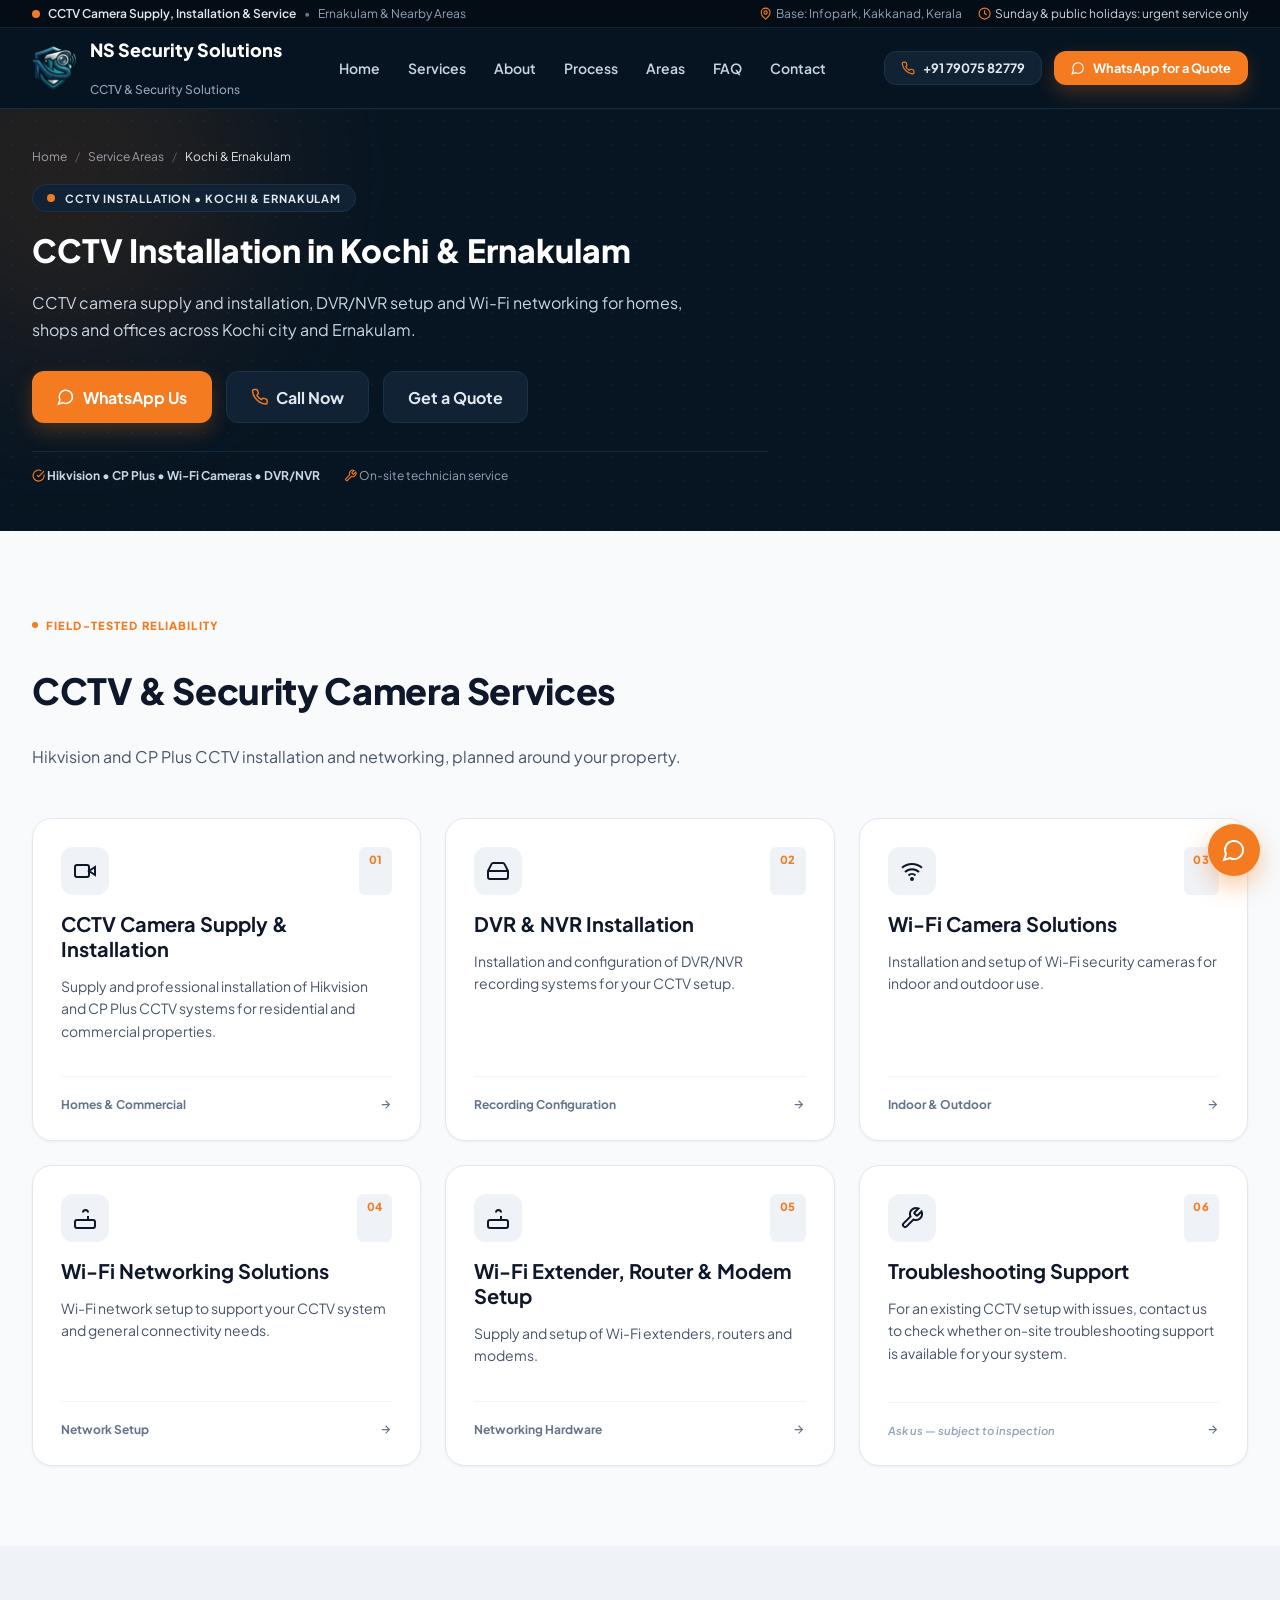
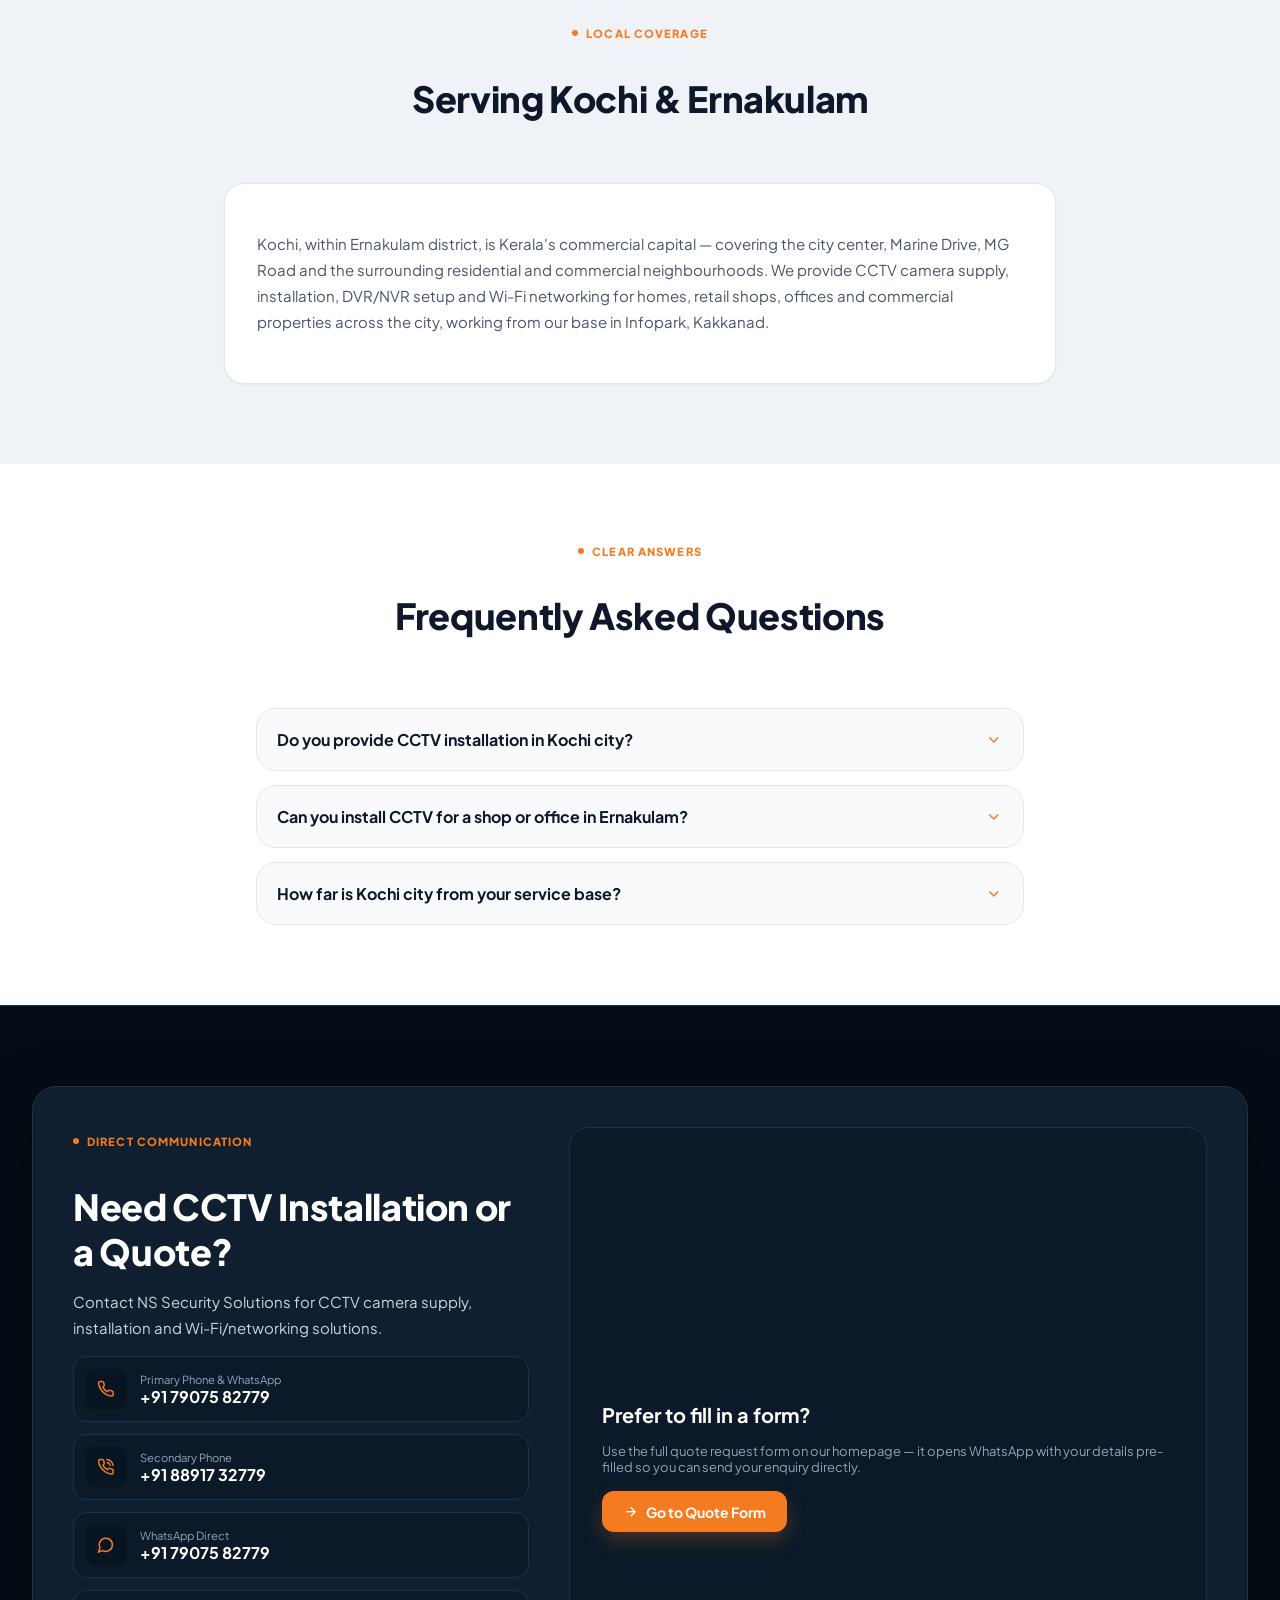
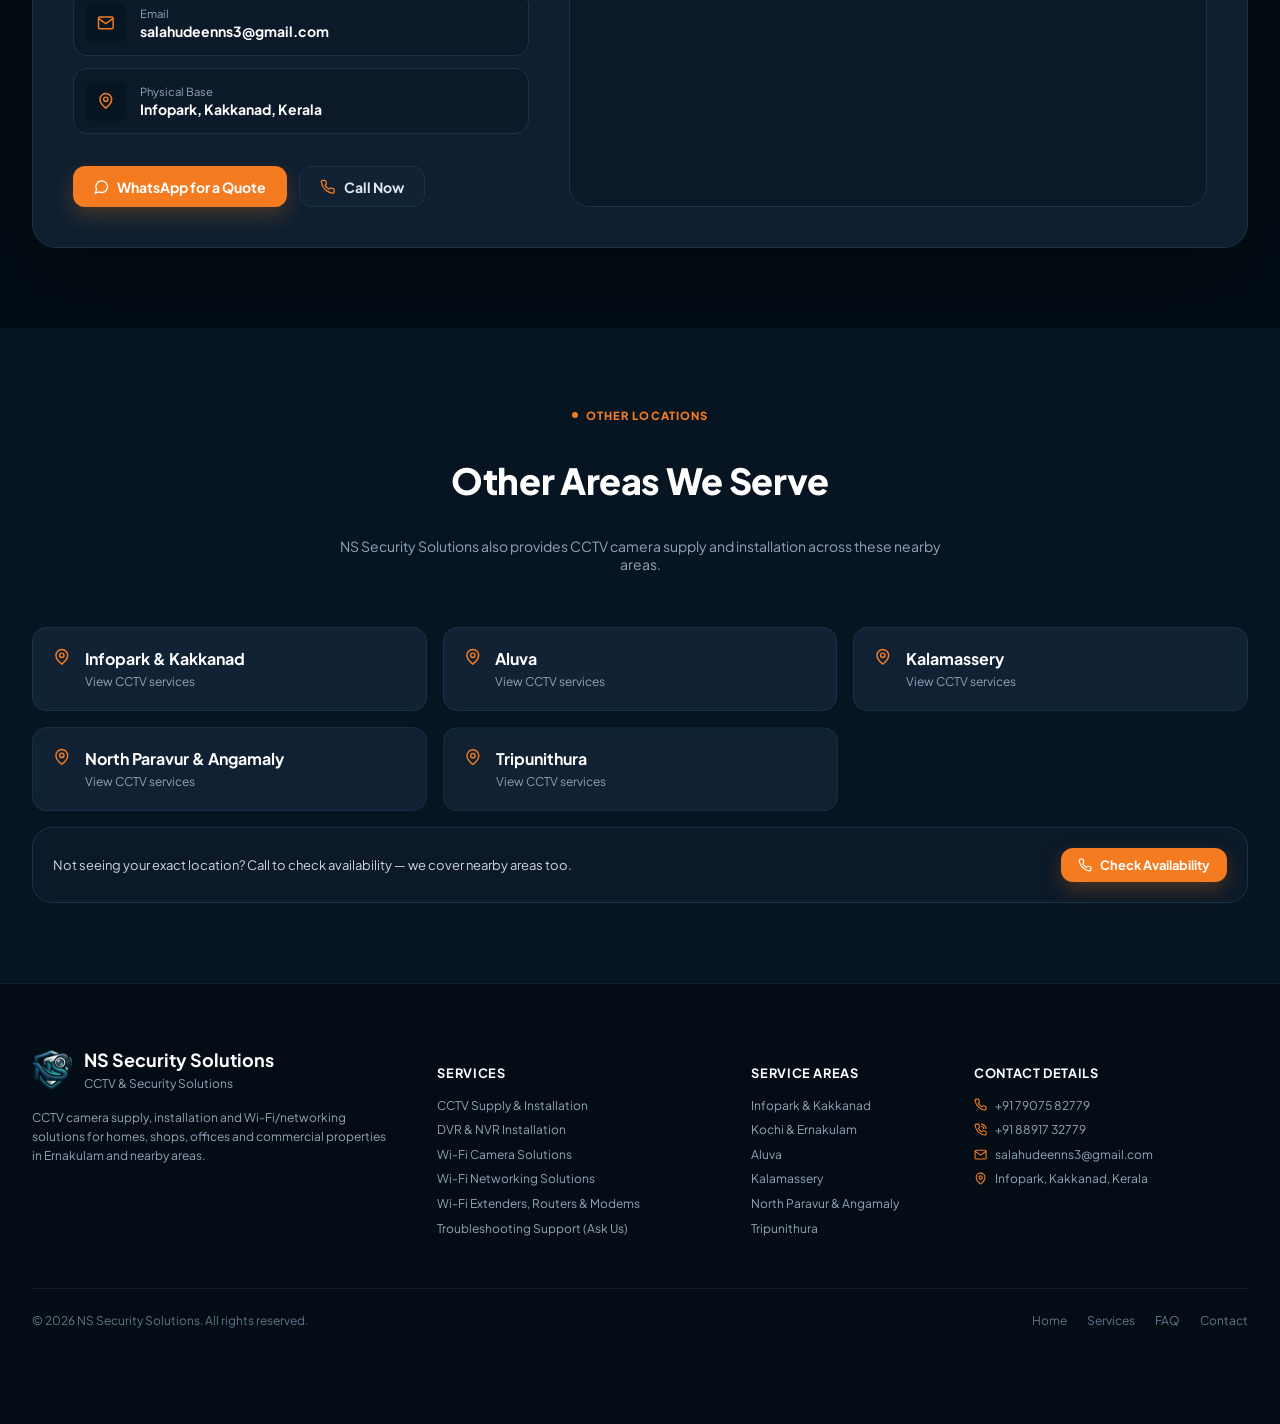
<file: cctv-installation-kochi-ernakulam.html>
<!DOCTYPE html>
<html lang="en">
<head>
<meta charset="utf-8">
<meta name="viewport" content="width=device-width, initial-scale=1.0">
<title>CCTV Installation in Kochi &amp; Ernakulam | NS Security Solutions</title>
<meta name="description" content="CCTV camera supply and installation across Kochi and Ernakulam city &mdash; Hikvision and CP Plus, DVR/NVR and Wi-Fi networking from NS Security Solutions.">
<link rel="canonical" href="https://nssecurity.in/cctv-installation-kochi-ernakulam.html">
<link rel="icon" type="image/png" sizes="48x48" href="images/favicon-48.png">
<link rel="icon" type="image/png" sizes="32x32" href="images/favicon-32.png">
<link rel="icon" type="image/png" sizes="16x16" href="images/favicon-16.png">
<link rel="apple-touch-icon" sizes="180x180" href="images/apple-touch-icon.png">

<!-- Open Graph -->
<meta property="og:type" content="website">
<meta property="og:site_name" content="NS Security Solutions">
<meta property="og:title" content="CCTV Installation in Kochi &amp; Ernakulam | NS Security Solutions">
<meta property="og:description" content="CCTV camera supply and installation across Kochi and Ernakulam city &mdash; Hikvision and CP Plus, DVR/NVR and Wi-Fi networking from NS Security Solutions.">
<meta property="og:url" content="https://nssecurity.in/cctv-installation-kochi-ernakulam.html">
<meta property="og:image" content="https://nssecurity.in/images/hero.webp">

<!-- Twitter -->
<meta name="twitter:card" content="summary_large_image">
<meta name="twitter:title" content="CCTV Installation in Kochi &amp; Ernakulam | NS Security Solutions">
<meta name="twitter:description" content="CCTV camera supply and installation across Kochi and Ernakulam city &mdash; Hikvision and CP Plus, DVR/NVR and Wi-Fi networking from NS Security Solutions.">
<meta name="twitter:image" content="https://nssecurity.in/images/hero.webp">

<link rel="preconnect" href="https://fonts.googleapis.com">
<link rel="preconnect" href="https://fonts.gstatic.com" crossorigin>
<link href="https://fonts.googleapis.com/css2?family=Plus+Jakarta+Sans:wght@300;400;500;600;700;800&display=swap" rel="stylesheet">
<link rel="stylesheet" href="css/style.css">

<script type="application/ld+json">
{
  "@context": "https://schema.org",
  "@type": "LocalBusiness",
  "name": "NS Security Solutions",
  "telephone": ["+91 79075 82779", "+91 88917 32779"],
  "email": "salahudeenns3@gmail.com",
  "address": {
    "@type": "PostalAddress",
    "streetAddress": "Infopark, Kakkanad",
    "addressRegion": "Kerala",
    "addressCountry": "IN"
  },
  "areaServed": ["Kochi", "Ernakulam"],
  "url": "https://nssecurity.in/cctv-installation-kochi-ernakulam.html"
}
</script>
</head>
<body>
<div class="top-strip">
  <div class="container">
    <div style="display:flex;align-items:center;gap:.5rem;">
      <span class="dot"></span>
      <span style="font-weight:600;color:#e2e8f0;">CCTV Camera Supply, Installation &amp; Service</span>
      <span style="color:#64748b;" class="hide-mobile">&bull;</span>
      <span style="color:#94a3b8;" class="hide-mobile">Ernakulam &amp; Nearby Areas</span>
    </div>
    <div style="display:flex;align-items:center;gap:1rem;color:#94a3b8;">
      <span class="hide-mobile" style="display:inline-flex;align-items:center;gap:.25rem;">
        <svg class="icon" style="color:var(--brand-orange);"><use href="#i-map-pin"/></svg>
        Base: Infopark, Kakkanad, Kerala
      </span>
      <span style="display:inline-flex;align-items:center;gap:.25rem;color:#cbd5e1;">
        <svg class="icon" style="color:var(--brand-orange);"><use href="#i-clock"/></svg>
        Sunday &amp; public holidays: urgent service only
      </span>
    </div>
  </div>
</div>

<header class="site-header" id="site-header">
  <div class="container">
    <a class="brand" href="index.html">
      <span class="brand-mark"><img src="images/logo.png" alt="NS Security Solutions logo" width="44" height="44"></span>
      <span class="brand-text">
        <span class="brand-name">NS Security Solutions</span><br>
        <span class="brand-tag">CCTV &amp; Security Solutions</span>
      </span>
    </a>
    <nav class="nav-links" aria-label="Primary">
      <a href="index.html">Home</a>
      <a href="index.html#services">Services</a>
      <a href="index.html#why-us">About</a>
      <a href="index.html#process">Process</a>
      <a href="index.html#areas">Areas</a>
      <a href="index.html#faq">FAQ</a>
      <a href="index.html#contact">Contact</a>
    </nav>
    <div class="header-ctas">
      <a class="btn btn-ghost btn-sm call-chip" href="tel:+917907582779" aria-label="Call NS Security Solutions">
        <svg class="icon" style="color:var(--brand-orange);"><use href="#i-phone"/></svg>+91 79075 82779
      </a>
      <a class="btn btn-primary btn-sm header-quote-btn" href="https://wa.me/917907582779" target="_blank" rel="noopener noreferrer" aria-label="WhatsApp NS Security Solutions for a quote">
        <svg class="icon"><use href="#i-message-circle"/></svg><span class="quote-text-short">Quote</span><span class="quote-text-full">WhatsApp for a Quote</span>
      </a>
      <button class="mobile-menu-btn" id="mobile-menu-open" type="button" aria-label="Open menu" aria-expanded="false" aria-controls="mobile-drawer">
        <svg class="icon" style="width:1.5rem;height:1.5rem;"><use href="#i-menu"/></svg>
      </button>
    </div>
  </div>
</header>

<div class="mobile-drawer" id="mobile-drawer" role="dialog" aria-modal="true" aria-label="Mobile navigation">
  <div class="mobile-drawer-panel">
    <div style="display:flex;align-items:center;justify-content:space-between;padding-bottom:.75rem;border-bottom:1px solid var(--navy-border);">
      <span style="font-weight:700;color:#fff;">NS Security Solutions</span>
      <button id="mobile-menu-close" type="button" aria-label="Close menu" style="background:none;border:0;color:#94a3b8;padding:.25rem;">
        <svg class="icon" style="width:1.5rem;height:1.5rem;"><use href="#i-x"/></svg>
      </button>
    </div>
    <nav aria-label="Mobile primary">
      <a href="index.html">Home</a>
      <a href="index.html#services">Services</a>
      <a href="index.html#why-us">About</a>
      <a href="index.html#process">Process</a>
      <a href="index.html#areas">Areas</a>
      <a href="index.html#faq">FAQ</a>
      <a href="index.html#contact">Contact</a>
    </nav>
    <div style="display:flex;flex-direction:column;gap:.625rem;padding-top:.75rem;border-top:1px solid var(--navy-border);">
      <a class="btn btn-primary btn-md" href="https://wa.me/917907582779" target="_blank" rel="noopener noreferrer">
        <svg class="icon"><use href="#i-message-circle"/></svg>WhatsApp for a Quote
      </a>
      <a class="btn btn-ghost btn-md" href="tel:+917907582779">
        <svg class="icon" style="color:var(--brand-orange);"><use href="#i-phone"/></svg>Call: +91 79075 82779
      </a>
    </div>
  </div>
</div>

<main>
<section class="hero" id="home" style="padding:2.5rem 0 3rem;">
  <div class="hero-bg-grid" aria-hidden="true"></div>
  <div class="hero-bg-glow" aria-hidden="true"></div>
  <div class="container">
    <div style="display:flex;flex-direction:column;gap:1.25rem;max-width:46rem;">
      <nav aria-label="Breadcrumb" style="font-size:.75rem;color:#94a3b8;">
          <a href="index.html" style="color:#94a3b8;">Home</a>
          <span style="color:#475569;padding:0 .375rem;">/</span>
          <a href="index.html#areas" style="color:#94a3b8;">Service Areas</a>
          <span style="color:#475569;padding:0 .375rem;">/</span>
          <span style="color:#e2e8f0;">Kochi &amp; Ernakulam</span>
        </nav>
      <div class="hero-badge">
        <span class="dot" style="width:8px;height:8px;border-radius:50%;background:var(--brand-orange);"></span>
        CCTV Installation &bull; Kochi &amp; Ernakulam
      </div>
      <h1 style="font-size:2rem;font-weight:800;color:#fff;line-height:1.15;margin:0;">CCTV Installation in Kochi &amp; Ernakulam</h1>
      <p class="lead" style="margin:0;">CCTV camera supply and installation, DVR/NVR setup and Wi-Fi networking for homes, shops and offices across Kochi city and Ernakulam.</p>
      <div class="hero-ctas">
        <a class="btn btn-primary btn-lg" href="https://wa.me/917907582779" target="_blank" rel="noopener noreferrer">
          <svg class="icon"><use href="#i-message-circle"/></svg>WhatsApp Us
        </a>
        <a class="btn btn-ghost btn-lg" href="tel:+917907582779">
          <svg class="icon" style="color:var(--brand-orange);"><use href="#i-phone"/></svg>Call Now
        </a>
        <a class="btn btn-ghost btn-lg" href="#contact">Get a Quote</a>
      </div>
      <div class="hero-meta">
        <span><svg class="icon" style="color:var(--brand-orange);"><use href="#i-check-circle"/></svg> <strong>Hikvision &bull; CP Plus &bull; Wi-Fi Cameras &bull; DVR/NVR</strong></span>
        <span><svg class="icon" style="color:var(--brand-orange);"><use href="#i-wrench"/></svg> On-site technician service</span>
      </div>
    </div>
  </div>
</section>
<section class="services-section section-pad" id="services">
  <div class="container">
    <div style="max-width:42rem;">
      <div class="section-eyebrow"><span class="dot"></span>Field-Tested Reliability</div>
      <h2 class="section-title light">CCTV &amp; Security Camera Services</h2>
      <p class="section-subtitle light">Hikvision and CP Plus CCTV installation and networking, planned around your property.</p>
    </div>
    <div class="services-grid">
      <div class="service-card">
        <div><div style="display:flex;justify-content:space-between;"><span class="service-card-icon"><svg class="icon" style="width:1.5rem;height:1.5rem;"><use href="#i-video"/></svg></span><span class="service-card-num">01</span></div>
        <h3>CCTV Camera Supply &amp; Installation</h3><p>Supply and professional installation of Hikvision and CP Plus CCTV systems for residential and commercial properties.</p></div>
        <div class="service-card-footer"><span>Homes &amp; Commercial</span><svg class="icon"><use href="#i-arrow-right"/></svg></div>
      </div>
      <div class="service-card">
        <div><div style="display:flex;justify-content:space-between;"><span class="service-card-icon"><svg class="icon" style="width:1.5rem;height:1.5rem;"><use href="#i-hard-drive"/></svg></span><span class="service-card-num">02</span></div>
        <h3>DVR &amp; NVR Installation</h3><p>Installation and configuration of DVR/NVR recording systems for your CCTV setup.</p></div>
        <div class="service-card-footer"><span>Recording Configuration</span><svg class="icon"><use href="#i-arrow-right"/></svg></div>
      </div>
      <div class="service-card">
        <div><div style="display:flex;justify-content:space-between;"><span class="service-card-icon"><svg class="icon" style="width:1.5rem;height:1.5rem;"><use href="#i-wifi"/></svg></span><span class="service-card-num">03</span></div>
        <h3>Wi-Fi Camera Solutions</h3><p>Installation and setup of Wi-Fi security cameras for indoor and outdoor use.</p></div>
        <div class="service-card-footer"><span>Indoor &amp; Outdoor</span><svg class="icon"><use href="#i-arrow-right"/></svg></div>
      </div>
      <div class="service-card">
        <div><div style="display:flex;justify-content:space-between;"><span class="service-card-icon"><svg class="icon" style="width:1.5rem;height:1.5rem;"><use href="#i-router"/></svg></span><span class="service-card-num">04</span></div>
        <h3>Wi-Fi Networking Solutions</h3><p>Wi-Fi network setup to support your CCTV system and general connectivity needs.</p></div>
        <div class="service-card-footer"><span>Network Setup</span><svg class="icon"><use href="#i-arrow-right"/></svg></div>
      </div>
      <div class="service-card">
        <div><div style="display:flex;justify-content:space-between;"><span class="service-card-icon"><svg class="icon" style="width:1.5rem;height:1.5rem;"><use href="#i-router"/></svg></span><span class="service-card-num">05</span></div>
        <h3>Wi-Fi Extender, Router &amp; Modem Setup</h3><p>Supply and setup of Wi-Fi extenders, routers and modems.</p></div>
        <div class="service-card-footer"><span>Networking Hardware</span><svg class="icon"><use href="#i-arrow-right"/></svg></div>
      </div>
      <div class="service-card">
        <div><div style="display:flex;justify-content:space-between;"><span class="service-card-icon"><svg class="icon" style="width:1.5rem;height:1.5rem;"><use href="#i-wrench"/></svg></span><span class="service-card-num">06</span></div>
        <h3>Troubleshooting Support</h3><p>For an existing CCTV setup with issues, contact us to check whether on-site troubleshooting support is available for your system.</p></div>
        <div class="service-card-footer"><span class="service-card-note">Ask us &mdash; subject to inspection</span><svg class="icon"><use href="#i-arrow-right"/></svg></div>
      </div>
    </div>
  </div>
</section>
<section class="solutions-section section-pad">
  <div class="container">
    <div class="section-header-center">
      <div class="section-eyebrow"><span class="dot"></span>Local Coverage</div>
      <h2 class="section-title light">Serving Kochi &amp; Ernakulam</h2>
    </div>
    <div style="max-width:52rem;margin:2rem auto 0;background:#fff;border:1px solid var(--light-border);border-radius:1.25rem;padding:2rem;box-shadow:0 1px 3px rgba(15,23,42,.05);">
      <p style="font-size:.9375rem;color:var(--slate-body);line-height:1.75;">Kochi, within Ernakulam district, is Kerala's commercial capital &mdash; covering the city center, Marine Drive, MG Road and the surrounding residential and commercial neighbourhoods. We provide CCTV camera supply, installation, DVR/NVR setup and Wi-Fi networking for homes, retail shops, offices and commercial properties across the city, working from our base in Infopark, Kakkanad.</p>
    </div>
  </div>
</section>

<section class="faq-section section-pad">
  <div class="container" style="max-width:52rem;">
    <div class="section-header-center">
      <div class="section-eyebrow"><span class="dot"></span>Clear Answers</div>
      <h2 class="section-title light">Frequently Asked Questions</h2>
    </div>
    <div class="faq-list">
            <details class="faq-item"><summary><span>Do you provide CCTV installation in Kochi city?</span><svg class="icon chev"><use href="#i-chevron-down"/></svg></summary><p>Yes, we cover Kochi city and the wider Ernakulam area for CCTV camera supply and installation, working from our base in Infopark, Kakkanad.</p></details>
      <details class="faq-item"><summary><span>Can you install CCTV for a shop or office in Ernakulam?</span><svg class="icon chev"><use href="#i-chevron-down"/></svg></summary><p>Yes, commercial CCTV installation covers retail shops, offices and commercial complexes, with multi-camera coverage planned around your premises.</p></details>
      <details class="faq-item"><summary><span>How far is Kochi city from your service base?</span><svg class="icon chev"><use href="#i-chevron-down"/></svg></summary><p>Our base is in Infopark, Kakkanad, a short distance from Kochi city and Ernakulam &mdash; contact us to check availability for your exact location.</p></details>
    </div>
  </div>
</section>
<section class="contact-section section-pad" id="contact">
  <img class="contact-bg-img" src="images/property.webp" width="1600" height="900" alt="" loading="lazy">
  <div class="contact-bg-tint"></div>
  <div class="container" style="position:relative;z-index:1;">
    <div class="contact-panel">
      <div class="contact-grid">
        <div style="display:flex;flex-direction:column;justify-content:space-between;gap:2rem;">
          <div>
            <div class="section-eyebrow"><span class="dot"></span>Direct Communication</div>
            <h2 class="section-title dark" style="margin-bottom:.5rem;">Need CCTV Installation or a Quote?</h2>
            <p style="color:#cbd5e1;font-size:.9375rem;line-height:1.7;">Contact NS Security Solutions for CCTV camera supply, installation and Wi-Fi/networking solutions.</p>
            <div style="display:flex;flex-direction:column;gap:.75rem;margin-top:1rem;">
              <a class="contact-link" href="tel:+917907582779"><span class="contact-link-icon"><svg class="icon"><use href="#i-phone"/></svg></span><div><small>Primary Phone &amp; WhatsApp</small><strong>+91 79075 82779</strong></div></a>
              <a class="contact-link" href="tel:+918891732779"><span class="contact-link-icon"><svg class="icon"><use href="#i-phone-call"/></svg></span><div><small>Secondary Phone</small><strong>+91 88917 32779</strong></div></a>
              <a class="contact-link" href="https://wa.me/917907582779" target="_blank" rel="noopener noreferrer"><span class="contact-link-icon"><svg class="icon"><use href="#i-message-circle"/></svg></span><div><small>WhatsApp Direct</small><strong>+91 79075 82779</strong></div></a>
              <a class="contact-link" href="mailto:salahudeenns3@gmail.com"><span class="contact-link-icon"><svg class="icon"><use href="#i-mail"/></svg></span><div><small>Email</small><strong style="font-size:.875rem;">salahudeenns3@gmail.com</strong></div></a>
              <div class="contact-link" style="cursor:default;"><span class="contact-link-icon"><svg class="icon"><use href="#i-map-pin"/></svg></span><div><small>Physical Base</small><strong style="font-size:.875rem;">Infopark, Kakkanad, Kerala</strong></div></div>
            </div>
          </div>
          <div style="display:flex;flex-wrap:wrap;gap:.75rem;">
            <a class="btn btn-primary btn-md" href="https://wa.me/917907582779" target="_blank" rel="noopener noreferrer"><svg class="icon"><use href="#i-message-circle"/></svg>WhatsApp for a Quote</a>
            <a class="btn btn-ghost btn-md" href="tel:+917907582779"><svg class="icon" style="color:var(--brand-orange);"><use href="#i-phone"/></svg>Call Now</a>
          </div>
        </div>
        <div class="contact-form-card" style="display:flex;flex-direction:column;justify-content:center;gap:1rem;">
          <h3 style="color:#fff;font-size:1.25rem;font-weight:700;margin:0;">Prefer to fill in a form?</h3>
          <p style="font-size:.8125rem;color:#94a3b8;margin:0;">Use the full quote request form on our homepage &mdash; it opens WhatsApp with your details pre-filled so you can send your enquiry directly.</p>
          <a class="btn btn-primary btn-md" href="index.html#contact" style="align-self:flex-start;"><svg class="icon"><use href="#i-arrow-right"/></svg>Go to Quote Form</a>
        </div>
      </div>
    </div>
  </div>
</section>
<section class="areas-section section-pad">
  <div class="container">
    <div class="section-header-center">
      <div class="section-eyebrow"><span class="dot"></span>Other Locations</div>
      <h2 class="section-title dark">Other Areas We Serve</h2>
      <p style="font-size:.875rem;color:#94a3b8;margin-top:.25rem;">NS Security Solutions also provides CCTV camera supply and installation across these nearby areas.</p>
    </div>
    <div class="areas-grid">
            <a class="area-card" href="cctv-installation-kakkanad-infopark.html"><svg class="icon" style="color:var(--brand-orange);"><use href="#i-map-pin"/></svg><div><strong>Infopark &amp; Kakkanad</strong><span class="desc">View CCTV services</span></div></a>
      <a class="area-card" href="cctv-installation-aluva.html"><svg class="icon" style="color:var(--brand-orange);"><use href="#i-map-pin"/></svg><div><strong>Aluva</strong><span class="desc">View CCTV services</span></div></a>
      <a class="area-card" href="cctv-installation-kalamassery.html"><svg class="icon" style="color:var(--brand-orange);"><use href="#i-map-pin"/></svg><div><strong>Kalamassery</strong><span class="desc">View CCTV services</span></div></a>
      <a class="area-card" href="cctv-installation-north-paravur-angamaly.html"><svg class="icon" style="color:var(--brand-orange);"><use href="#i-map-pin"/></svg><div><strong>North Paravur &amp; Angamaly</strong><span class="desc">View CCTV services</span></div></a>
      <a class="area-card" href="cctv-installation-tripunithura.html"><svg class="icon" style="color:var(--brand-orange);"><use href="#i-map-pin"/></svg><div><strong>Tripunithura</strong><span class="desc">View CCTV services</span></div></a>
    </div>
    <div class="areas-cta">
      <p style="font-size:.8125rem;color:#cbd5e1;margin:0;">Not seeing your exact location? Call to check availability &mdash; we cover nearby areas too.</p>
      <a class="btn btn-primary btn-sm" href="tel:+917907582779"><svg class="icon"><use href="#i-phone"/></svg>Check Availability</a>
    </div>
  </div>
</section>
</main>

<aside class="mobile-action-bar">
  <a class="btn btn-ghost btn-md" href="tel:+917907582779"><svg class="icon" style="color:var(--brand-orange);"><use href="#i-phone"/></svg>Call Now</a>
  <a class="btn btn-primary btn-md" href="https://wa.me/917907582779" target="_blank" rel="noopener noreferrer"><svg class="icon"><use href="#i-message-circle"/></svg>WhatsApp</a>
</aside>

<a class="whatsapp-float" id="whatsapp-float" href="https://wa.me/917907582779" target="_blank" rel="noopener noreferrer" aria-label="Chat on WhatsApp">
  <svg class="icon" style="width:1.5rem;height:1.5rem;"><use href="#i-message-circle"/></svg>
</a>

<div class="watch-cam" id="watch-cam" aria-hidden="true">
  <span class="watch-cam-dot"></span>
  <svg viewBox="0 0 64 64" width="40" height="40">
    <rect x="27" y="4" width="10" height="10" rx="2" fill="#1c3249"/>
    <g id="watch-cam-head">
      <rect x="10" y="18" width="38" height="20" rx="10" fill="#112234" stroke="#F47B20" stroke-width="2"/>
      <circle cx="44" cy="28" r="7" fill="#040D16" stroke="#F47B20" stroke-width="2"/>
      <circle cx="44" cy="28" r="2.6" fill="#F47B20"/>
    </g>
  </svg>
</div>

<footer class="site-footer">
  <div class="container">
    <div class="footer-grid">
      <div class="footer-col">
        <div style="display:flex;align-items:center;gap:.75rem;margin-bottom:1rem;">
          <span class="brand-mark" style="width:2.5rem;height:2.5rem;"><img src="images/logo.png" alt="NS Security Solutions logo" width="40" height="40"></span>
          <div><strong style="display:block;color:#fff;font-size:1.125rem;">NS Security Solutions</strong><span style="font-size:.75rem;color:#94a3b8;">CCTV &amp; Security Solutions</span></div>
        </div>
        <p style="font-size:.75rem;line-height:1.6;">CCTV camera supply, installation and Wi-Fi/networking solutions for homes, shops, offices and commercial properties in Ernakulam and nearby areas.</p>
      </div>
      <div class="footer-col"><h4>Services</h4>
        <a href="index.html#services">CCTV Supply &amp; Installation</a>
        <a href="index.html#services">DVR &amp; NVR Installation</a>
        <a href="index.html#services">Wi-Fi Camera Solutions</a>
        <a href="index.html#services">Wi-Fi Networking Solutions</a>
        <a href="index.html#services">Wi-Fi Extenders, Routers &amp; Modems</a>
        <a href="index.html#services">Troubleshooting Support (Ask Us)</a>
      </div>
      <div class="footer-col"><h4>Service Areas</h4>
        <a href="cctv-installation-kakkanad-infopark.html">Infopark &amp; Kakkanad</a>
        <a href="cctv-installation-kochi-ernakulam.html">Kochi &amp; Ernakulam</a>
        <a href="cctv-installation-aluva.html">Aluva</a>
        <a href="cctv-installation-kalamassery.html">Kalamassery</a>
        <a href="cctv-installation-north-paravur-angamaly.html">North Paravur &amp; Angamaly</a>
        <a href="cctv-installation-tripunithura.html">Tripunithura</a>
      </div>
      <div class="footer-col"><h4>Contact Details</h4>
        <a href="tel:+917907582779"><svg class="icon" style="color:var(--brand-orange);"><use href="#i-phone"/></svg>+91 79075 82779</a>
        <a href="tel:+918891732779"><svg class="icon" style="color:var(--brand-orange);"><use href="#i-phone-call"/></svg>+91 88917 32779</a>
        <a href="mailto:salahudeenns3@gmail.com"><svg class="icon" style="color:var(--brand-orange);"><use href="#i-mail"/></svg>salahudeenns3@gmail.com</a>
        <span class="footer-line"><svg class="icon" style="color:var(--brand-orange);"><use href="#i-map-pin"/></svg>Infopark, Kakkanad, Kerala</span>
      </div>
    </div>
    <div class="footer-bottom">
      <span>&copy; 2026 NS Security Solutions. All rights reserved.</span>
      <nav><a href="index.html">Home</a><a href="index.html#services">Services</a><a href="index.html#faq">FAQ</a><a href="index.html#contact">Contact</a></nav>
    </div>
  </div>
</footer>

<svg style="display:none;">
  <symbol id="i-map-pin" viewBox="0 0 24 24" fill="none" stroke="currentColor"><path d="M20 10c0 6-8 12-8 12s-8-6-8-12a8 8 0 0 1 16 0Z"/><circle cx="12" cy="10" r="3"/></symbol>
  <symbol id="i-clock" viewBox="0 0 24 24" fill="none" stroke="currentColor"><circle cx="12" cy="12" r="10"/><path d="M12 6v6l4 2"/></symbol>
  <symbol id="i-video" viewBox="0 0 24 24" fill="none" stroke="currentColor"><path d="m22 8-6 4 6 4V8Z"/><rect x="2" y="6" width="14" height="12" rx="2"/></symbol>
  <symbol id="i-phone" viewBox="0 0 24 24" fill="none" stroke="currentColor"><path d="M22 16.92v3a2 2 0 0 1-2.18 2 19.79 19.79 0 0 1-8.63-3.07 19.5 19.5 0 0 1-6-6 19.79 19.79 0 0 1-3.07-8.67A2 2 0 0 1 4.11 2h3a2 2 0 0 1 2 1.72c.127.96.362 1.903.7 2.81a2 2 0 0 1-.45 2.11L8.09 9.91a16 16 0 0 0 6 6l1.27-1.27a2 2 0 0 1 2.11-.45c.907.338 1.85.573 2.81.7A2 2 0 0 1 22 16.92Z"/></symbol>
  <symbol id="i-phone-call" viewBox="0 0 24 24" fill="none" stroke="currentColor"><path d="M13 2a9 9 0 0 1 9 9M13 6a5 5 0 0 1 5 5"/><path d="M22 16.92v3a2 2 0 0 1-2.18 2 19.79 19.79 0 0 1-8.63-3.07 19.5 19.5 0 0 1-6-6 19.79 19.79 0 0 1-3.07-8.67A2 2 0 0 1 4.11 2h3a2 2 0 0 1 2 1.72c.127.96.362 1.903.7 2.81a2 2 0 0 1-.45 2.11L8.09 9.91a16 16 0 0 0 6 6l1.27-1.27a2 2 0 0 1 2.11-.45c.907.338 1.85.573 2.81.7A2 2 0 0 1 22 16.92Z"/></symbol>
  <symbol id="i-message-circle" viewBox="0 0 24 24" fill="none" stroke="currentColor"><path d="M7.9 20A9 9 0 1 0 4 16.1L2 22Z"/></symbol>
  <symbol id="i-menu" viewBox="0 0 24 24" fill="none" stroke="currentColor"><path d="M4 12h16M4 6h16M4 18h16"/></symbol>
  <symbol id="i-x" viewBox="0 0 24 24" fill="none" stroke="currentColor"><path d="m18 6-12 12M6 6l12 12"/></symbol>
  <symbol id="i-check-circle" viewBox="0 0 24 24" fill="none" stroke="currentColor"><path d="M21.8 10A10 10 0 1 1 17 3.34"/><path d="m9 11 3 3L22 4"/></symbol>
  <symbol id="i-shield-check" viewBox="0 0 24 24" fill="none" stroke="currentColor"><path d="M20 13c0 5-3.5 7.5-8 9-4.5-1.5-8-4-8-9V6a1 1 0 0 1 1-1c2 0 4.5-1.2 6.24-2.72a1.17 1.17 0 0 1 1.52 0C14.5 3.8 17 5 19 5a1 1 0 0 1 1 1Z"/><path d="m9 12 2 2 4-4"/></symbol>
  <symbol id="i-home" viewBox="0 0 24 24" fill="none" stroke="currentColor"><path d="m3 9 9-7 9 7v11a2 2 0 0 1-2 2H5a2 2 0 0 1-2-2Z"/><path d="M9 22V12h6v10"/></symbol>
  <symbol id="i-store" viewBox="0 0 24 24" fill="none" stroke="currentColor"><path d="M2 7h20l-2 5H4Z"/><path d="M4 12v8h16v-8M9 21v-5h6v5"/></symbol>
  <symbol id="i-wifi" viewBox="0 0 24 24" fill="none" stroke="currentColor"><path d="M5 13a10 10 0 0 1 14 0M8.5 16.5a5 5 0 0 1 7 0M2 8.82a15 15 0 0 1 20 0"/><circle cx="12" cy="20" r="1"/></symbol>
  <symbol id="i-hard-drive" viewBox="0 0 24 24" fill="none" stroke="currentColor"><line x1="22" y1="12" x2="2" y2="12"/><path d="M5.45 5.11 2 12v6a2 2 0 0 0 2 2h16a2 2 0 0 0 2-2v-6l-3.45-6.89A2 2 0 0 0 16.76 4H7.24a2 2 0 0 0-1.79 1.11Z"/><line x1="6" y1="16" x2="6.01" y2="16"/><line x1="10" y1="16" x2="10.01" y2="16"/></symbol>
  <symbol id="i-router" viewBox="0 0 24 24" fill="none" stroke="currentColor"><rect x="2" y="14" width="20" height="8" rx="2"/><path d="M6.01 18H6M10.01 18H10M15 10v4M15 6.5a2.5 2.5 0 0 0-5 0"/></symbol>
  <symbol id="i-smartphone" viewBox="0 0 24 24" fill="none" stroke="currentColor"><rect x="5" y="2" width="14" height="20" rx="2"/><path d="M12 18h.01"/></symbol>
  <symbol id="i-wrench" viewBox="0 0 24 24" fill="none" stroke="currentColor"><path d="M14.7 6.3a1 1 0 0 0 0 1.4l1.6 1.6a1 1 0 0 0 1.4 0l3.77-3.77a6 6 0 0 1-7.94 7.94l-6.91 6.91a2.12 2.12 0 0 1-3-3l6.91-6.91a6 6 0 0 1 7.94-7.94Z"/></symbol>
  <symbol id="i-arrow-right" viewBox="0 0 24 24" fill="none" stroke="currentColor"><path d="M5 12h14M12 5l7 7-7 7"/></symbol>
  <symbol id="i-mail" viewBox="0 0 24 24" fill="none" stroke="currentColor"><rect x="2" y="4" width="20" height="16" rx="2"/><path d="m22 6-10 7L2 6"/></symbol>
  <symbol id="i-chevron-down" viewBox="0 0 24 24" fill="none" stroke="currentColor"><path d="m6 9 6 6 6-6"/></symbol>
</svg>

<script src="https://cdn.jsdelivr.net/npm/gsap@3.12.5/dist/gsap.min.js" defer></script>
<script src="js/main.js" defer></script>
</body>
</html>
</file>
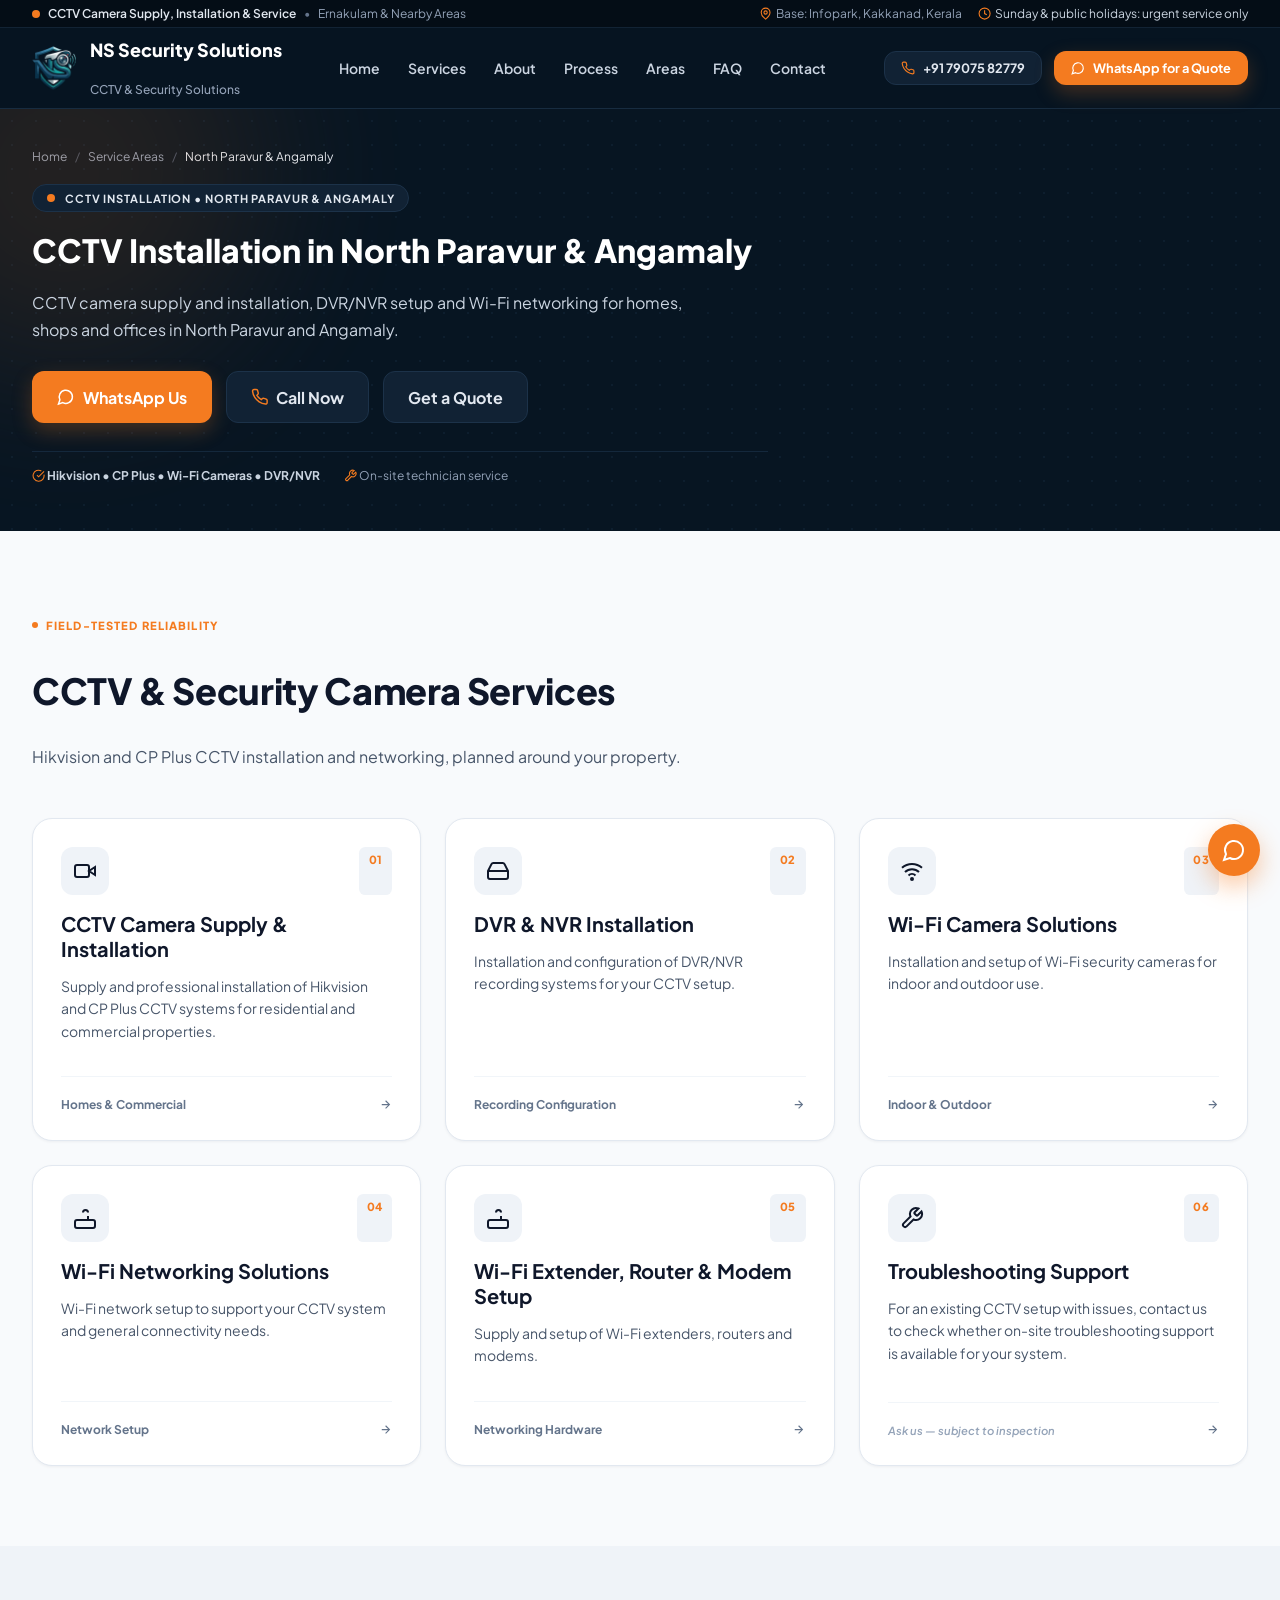
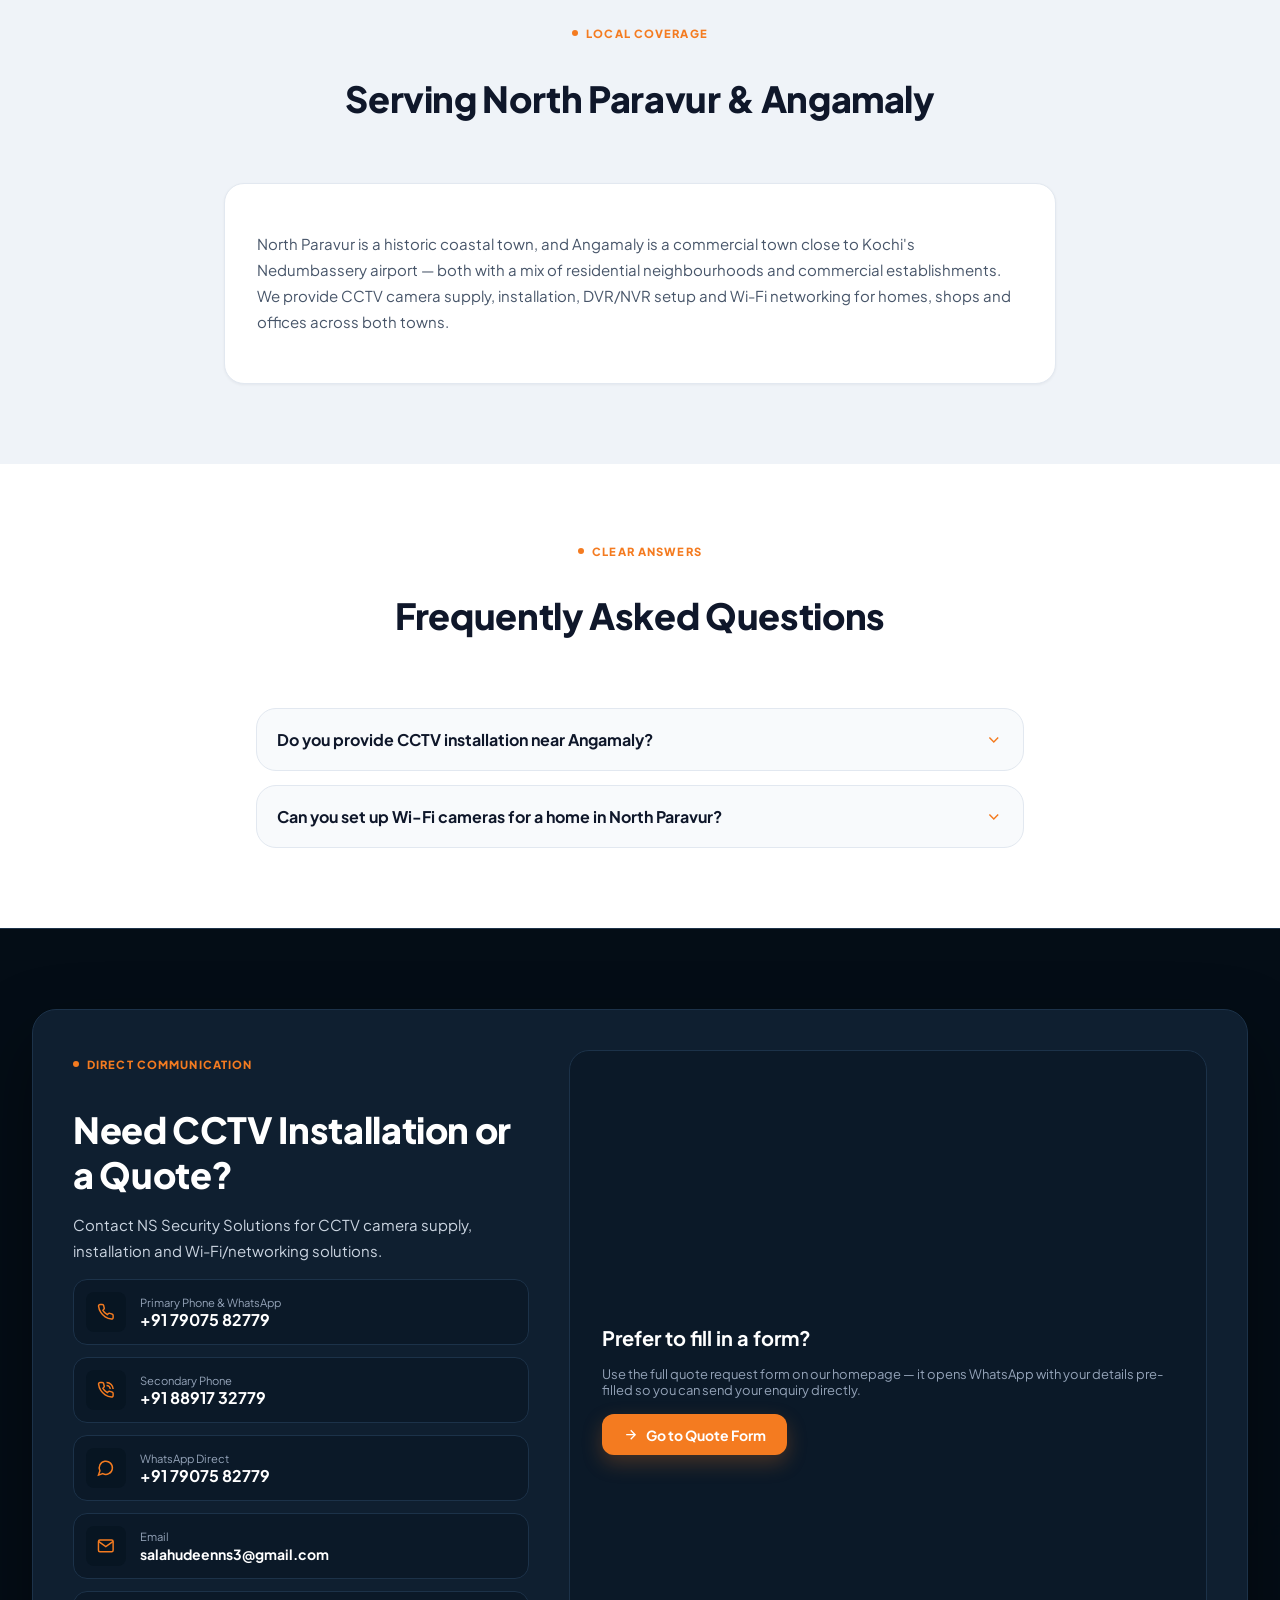
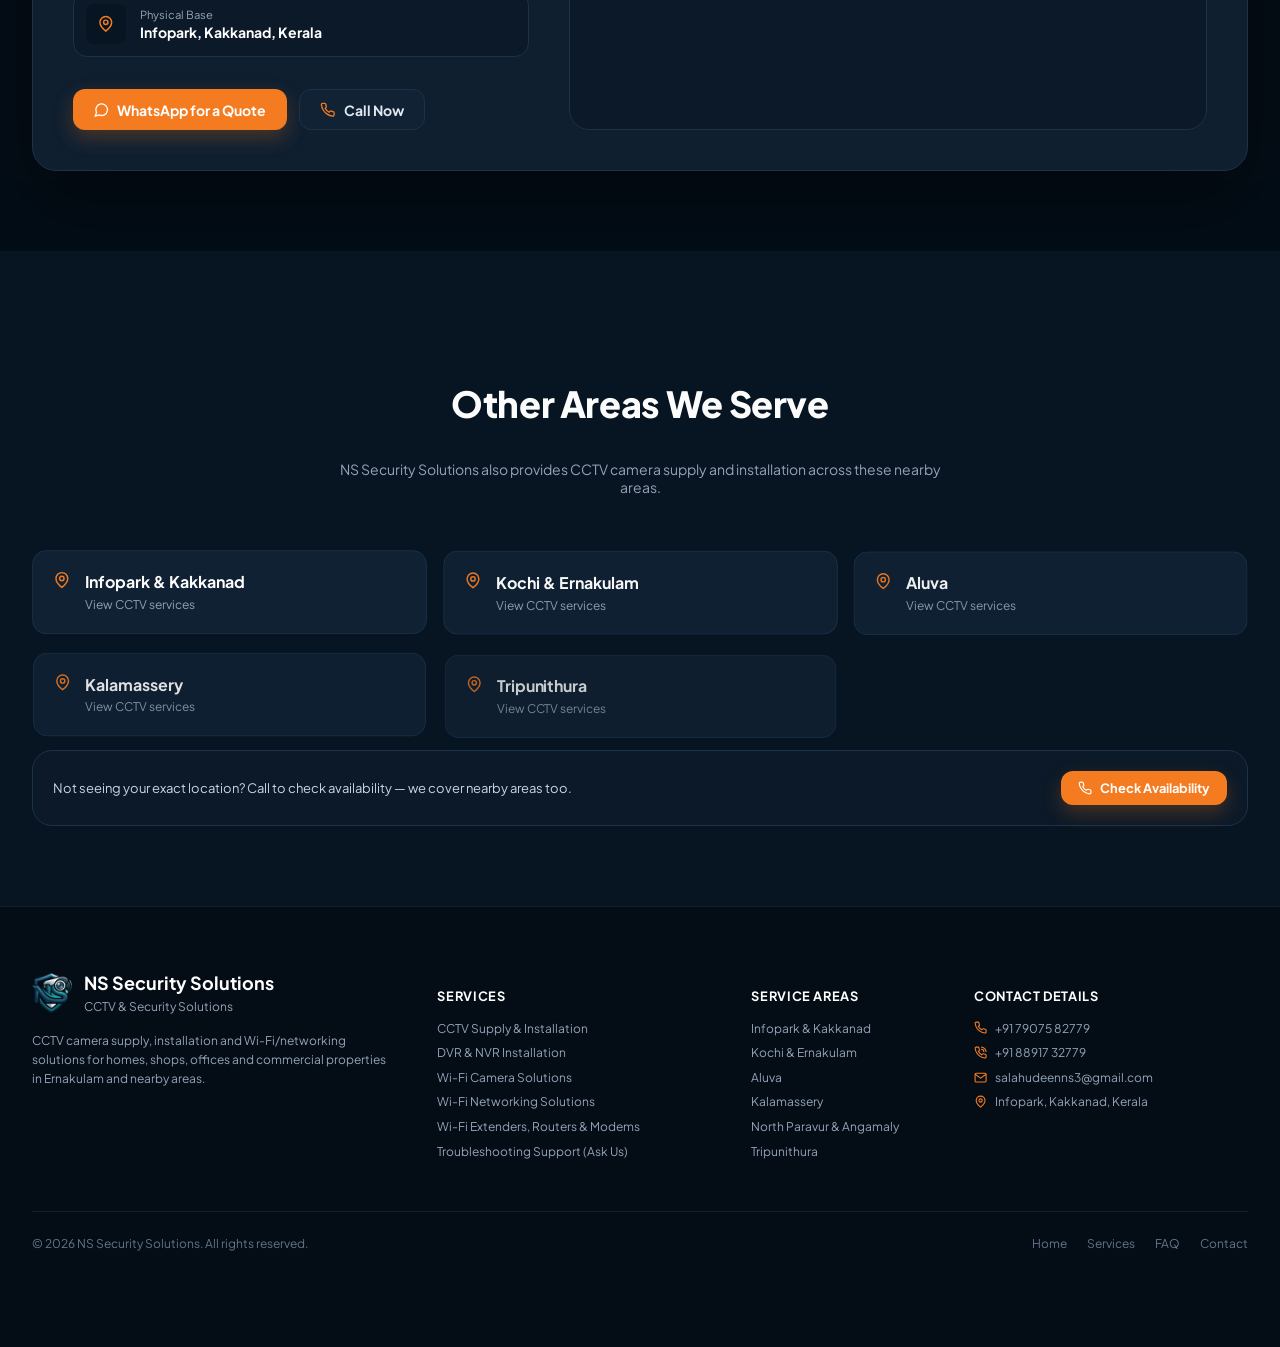
<file: cctv-installation-north-paravur-angamaly.html>
<!DOCTYPE html>
<html lang="en">
<head>
<meta charset="utf-8">
<meta name="viewport" content="width=device-width, initial-scale=1.0">
<title>CCTV Installation in North Paravur &amp; Angamaly | NS Security Solutions</title>
<meta name="description" content="CCTV camera supply and installation in North Paravur and Angamaly &mdash; Hikvision and CP Plus, DVR/NVR and Wi-Fi networking from NS Security Solutions.">
<link rel="canonical" href="https://nssecurity.in/cctv-installation-north-paravur-angamaly.html">
<link rel="icon" type="image/png" sizes="48x48" href="images/favicon-48.png">
<link rel="icon" type="image/png" sizes="32x32" href="images/favicon-32.png">
<link rel="icon" type="image/png" sizes="16x16" href="images/favicon-16.png">
<link rel="apple-touch-icon" sizes="180x180" href="images/apple-touch-icon.png">

<!-- Open Graph -->
<meta property="og:type" content="website">
<meta property="og:site_name" content="NS Security Solutions">
<meta property="og:title" content="CCTV Installation in North Paravur &amp; Angamaly | NS Security Solutions">
<meta property="og:description" content="CCTV camera supply and installation in North Paravur and Angamaly &mdash; Hikvision and CP Plus, DVR/NVR and Wi-Fi networking from NS Security Solutions.">
<meta property="og:url" content="https://nssecurity.in/cctv-installation-north-paravur-angamaly.html">
<meta property="og:image" content="https://nssecurity.in/images/hero.webp">

<!-- Twitter -->
<meta name="twitter:card" content="summary_large_image">
<meta name="twitter:title" content="CCTV Installation in North Paravur &amp; Angamaly | NS Security Solutions">
<meta name="twitter:description" content="CCTV camera supply and installation in North Paravur and Angamaly &mdash; Hikvision and CP Plus, DVR/NVR and Wi-Fi networking from NS Security Solutions.">
<meta name="twitter:image" content="https://nssecurity.in/images/hero.webp">

<link rel="preconnect" href="https://fonts.googleapis.com">
<link rel="preconnect" href="https://fonts.gstatic.com" crossorigin>
<link href="https://fonts.googleapis.com/css2?family=Plus+Jakarta+Sans:wght@300;400;500;600;700;800&display=swap" rel="stylesheet">
<link rel="stylesheet" href="css/style.css">

<script type="application/ld+json">
{
  "@context": "https://schema.org",
  "@type": "LocalBusiness",
  "name": "NS Security Solutions",
  "telephone": ["+91 79075 82779", "+91 88917 32779"],
  "email": "salahudeenns3@gmail.com",
  "address": {
    "@type": "PostalAddress",
    "streetAddress": "Infopark, Kakkanad",
    "addressRegion": "Kerala",
    "addressCountry": "IN"
  },
  "areaServed": ["North Paravur", "Angamaly", "Ernakulam"],
  "url": "https://nssecurity.in/cctv-installation-north-paravur-angamaly.html"
}
</script>
</head>
<body>
<div class="top-strip">
  <div class="container">
    <div style="display:flex;align-items:center;gap:.5rem;">
      <span class="dot"></span>
      <span style="font-weight:600;color:#e2e8f0;">CCTV Camera Supply, Installation &amp; Service</span>
      <span style="color:#64748b;" class="hide-mobile">&bull;</span>
      <span style="color:#94a3b8;" class="hide-mobile">Ernakulam &amp; Nearby Areas</span>
    </div>
    <div style="display:flex;align-items:center;gap:1rem;color:#94a3b8;">
      <span class="hide-mobile" style="display:inline-flex;align-items:center;gap:.25rem;">
        <svg class="icon" style="color:var(--brand-orange);"><use href="#i-map-pin"/></svg>
        Base: Infopark, Kakkanad, Kerala
      </span>
      <span style="display:inline-flex;align-items:center;gap:.25rem;color:#cbd5e1;">
        <svg class="icon" style="color:var(--brand-orange);"><use href="#i-clock"/></svg>
        Sunday &amp; public holidays: urgent service only
      </span>
    </div>
  </div>
</div>

<header class="site-header" id="site-header">
  <div class="container">
    <a class="brand" href="index.html">
      <span class="brand-mark"><img src="images/logo.png" alt="NS Security Solutions logo" width="44" height="44"></span>
      <span class="brand-text">
        <span class="brand-name">NS Security Solutions</span><br>
        <span class="brand-tag">CCTV &amp; Security Solutions</span>
      </span>
    </a>
    <nav class="nav-links" aria-label="Primary">
      <a href="index.html">Home</a>
      <a href="index.html#services">Services</a>
      <a href="index.html#why-us">About</a>
      <a href="index.html#process">Process</a>
      <a href="index.html#areas">Areas</a>
      <a href="index.html#faq">FAQ</a>
      <a href="index.html#contact">Contact</a>
    </nav>
    <div class="header-ctas">
      <a class="btn btn-ghost btn-sm call-chip" href="tel:+917907582779" aria-label="Call NS Security Solutions">
        <svg class="icon" style="color:var(--brand-orange);"><use href="#i-phone"/></svg>+91 79075 82779
      </a>
      <a class="btn btn-primary btn-sm header-quote-btn" href="https://wa.me/917907582779" target="_blank" rel="noopener noreferrer" aria-label="WhatsApp NS Security Solutions for a quote">
        <svg class="icon"><use href="#i-message-circle"/></svg><span class="quote-text-short">Quote</span><span class="quote-text-full">WhatsApp for a Quote</span>
      </a>
      <button class="mobile-menu-btn" id="mobile-menu-open" type="button" aria-label="Open menu" aria-expanded="false" aria-controls="mobile-drawer">
        <svg class="icon" style="width:1.5rem;height:1.5rem;"><use href="#i-menu"/></svg>
      </button>
    </div>
  </div>
</header>

<div class="mobile-drawer" id="mobile-drawer" role="dialog" aria-modal="true" aria-label="Mobile navigation">
  <div class="mobile-drawer-panel">
    <div style="display:flex;align-items:center;justify-content:space-between;padding-bottom:.75rem;border-bottom:1px solid var(--navy-border);">
      <span style="font-weight:700;color:#fff;">NS Security Solutions</span>
      <button id="mobile-menu-close" type="button" aria-label="Close menu" style="background:none;border:0;color:#94a3b8;padding:.25rem;">
        <svg class="icon" style="width:1.5rem;height:1.5rem;"><use href="#i-x"/></svg>
      </button>
    </div>
    <nav aria-label="Mobile primary">
      <a href="index.html">Home</a>
      <a href="index.html#services">Services</a>
      <a href="index.html#why-us">About</a>
      <a href="index.html#process">Process</a>
      <a href="index.html#areas">Areas</a>
      <a href="index.html#faq">FAQ</a>
      <a href="index.html#contact">Contact</a>
    </nav>
    <div style="display:flex;flex-direction:column;gap:.625rem;padding-top:.75rem;border-top:1px solid var(--navy-border);">
      <a class="btn btn-primary btn-md" href="https://wa.me/917907582779" target="_blank" rel="noopener noreferrer">
        <svg class="icon"><use href="#i-message-circle"/></svg>WhatsApp for a Quote
      </a>
      <a class="btn btn-ghost btn-md" href="tel:+917907582779">
        <svg class="icon" style="color:var(--brand-orange);"><use href="#i-phone"/></svg>Call: +91 79075 82779
      </a>
    </div>
  </div>
</div>

<main>
<section class="hero" id="home" style="padding:2.5rem 0 3rem;">
  <div class="hero-bg-grid" aria-hidden="true"></div>
  <div class="hero-bg-glow" aria-hidden="true"></div>
  <div class="container">
    <div style="display:flex;flex-direction:column;gap:1.25rem;max-width:46rem;">
      <nav aria-label="Breadcrumb" style="font-size:.75rem;color:#94a3b8;">
          <a href="index.html" style="color:#94a3b8;">Home</a>
          <span style="color:#475569;padding:0 .375rem;">/</span>
          <a href="index.html#areas" style="color:#94a3b8;">Service Areas</a>
          <span style="color:#475569;padding:0 .375rem;">/</span>
          <span style="color:#e2e8f0;">North Paravur &amp; Angamaly</span>
        </nav>
      <div class="hero-badge">
        <span class="dot" style="width:8px;height:8px;border-radius:50%;background:var(--brand-orange);"></span>
        CCTV Installation &bull; North Paravur &amp; Angamaly
      </div>
      <h1 style="font-size:2rem;font-weight:800;color:#fff;line-height:1.15;margin:0;">CCTV Installation in North Paravur &amp; Angamaly</h1>
      <p class="lead" style="margin:0;">CCTV camera supply and installation, DVR/NVR setup and Wi-Fi networking for homes, shops and offices in North Paravur and Angamaly.</p>
      <div class="hero-ctas">
        <a class="btn btn-primary btn-lg" href="https://wa.me/917907582779" target="_blank" rel="noopener noreferrer">
          <svg class="icon"><use href="#i-message-circle"/></svg>WhatsApp Us
        </a>
        <a class="btn btn-ghost btn-lg" href="tel:+917907582779">
          <svg class="icon" style="color:var(--brand-orange);"><use href="#i-phone"/></svg>Call Now
        </a>
        <a class="btn btn-ghost btn-lg" href="#contact">Get a Quote</a>
      </div>
      <div class="hero-meta">
        <span><svg class="icon" style="color:var(--brand-orange);"><use href="#i-check-circle"/></svg> <strong>Hikvision &bull; CP Plus &bull; Wi-Fi Cameras &bull; DVR/NVR</strong></span>
        <span><svg class="icon" style="color:var(--brand-orange);"><use href="#i-wrench"/></svg> On-site technician service</span>
      </div>
    </div>
  </div>
</section>
<section class="services-section section-pad" id="services">
  <div class="container">
    <div style="max-width:42rem;">
      <div class="section-eyebrow"><span class="dot"></span>Field-Tested Reliability</div>
      <h2 class="section-title light">CCTV &amp; Security Camera Services</h2>
      <p class="section-subtitle light">Hikvision and CP Plus CCTV installation and networking, planned around your property.</p>
    </div>
    <div class="services-grid">
      <div class="service-card">
        <div><div style="display:flex;justify-content:space-between;"><span class="service-card-icon"><svg class="icon" style="width:1.5rem;height:1.5rem;"><use href="#i-video"/></svg></span><span class="service-card-num">01</span></div>
        <h3>CCTV Camera Supply &amp; Installation</h3><p>Supply and professional installation of Hikvision and CP Plus CCTV systems for residential and commercial properties.</p></div>
        <div class="service-card-footer"><span>Homes &amp; Commercial</span><svg class="icon"><use href="#i-arrow-right"/></svg></div>
      </div>
      <div class="service-card">
        <div><div style="display:flex;justify-content:space-between;"><span class="service-card-icon"><svg class="icon" style="width:1.5rem;height:1.5rem;"><use href="#i-hard-drive"/></svg></span><span class="service-card-num">02</span></div>
        <h3>DVR &amp; NVR Installation</h3><p>Installation and configuration of DVR/NVR recording systems for your CCTV setup.</p></div>
        <div class="service-card-footer"><span>Recording Configuration</span><svg class="icon"><use href="#i-arrow-right"/></svg></div>
      </div>
      <div class="service-card">
        <div><div style="display:flex;justify-content:space-between;"><span class="service-card-icon"><svg class="icon" style="width:1.5rem;height:1.5rem;"><use href="#i-wifi"/></svg></span><span class="service-card-num">03</span></div>
        <h3>Wi-Fi Camera Solutions</h3><p>Installation and setup of Wi-Fi security cameras for indoor and outdoor use.</p></div>
        <div class="service-card-footer"><span>Indoor &amp; Outdoor</span><svg class="icon"><use href="#i-arrow-right"/></svg></div>
      </div>
      <div class="service-card">
        <div><div style="display:flex;justify-content:space-between;"><span class="service-card-icon"><svg class="icon" style="width:1.5rem;height:1.5rem;"><use href="#i-router"/></svg></span><span class="service-card-num">04</span></div>
        <h3>Wi-Fi Networking Solutions</h3><p>Wi-Fi network setup to support your CCTV system and general connectivity needs.</p></div>
        <div class="service-card-footer"><span>Network Setup</span><svg class="icon"><use href="#i-arrow-right"/></svg></div>
      </div>
      <div class="service-card">
        <div><div style="display:flex;justify-content:space-between;"><span class="service-card-icon"><svg class="icon" style="width:1.5rem;height:1.5rem;"><use href="#i-router"/></svg></span><span class="service-card-num">05</span></div>
        <h3>Wi-Fi Extender, Router &amp; Modem Setup</h3><p>Supply and setup of Wi-Fi extenders, routers and modems.</p></div>
        <div class="service-card-footer"><span>Networking Hardware</span><svg class="icon"><use href="#i-arrow-right"/></svg></div>
      </div>
      <div class="service-card">
        <div><div style="display:flex;justify-content:space-between;"><span class="service-card-icon"><svg class="icon" style="width:1.5rem;height:1.5rem;"><use href="#i-wrench"/></svg></span><span class="service-card-num">06</span></div>
        <h3>Troubleshooting Support</h3><p>For an existing CCTV setup with issues, contact us to check whether on-site troubleshooting support is available for your system.</p></div>
        <div class="service-card-footer"><span class="service-card-note">Ask us &mdash; subject to inspection</span><svg class="icon"><use href="#i-arrow-right"/></svg></div>
      </div>
    </div>
  </div>
</section>
<section class="solutions-section section-pad">
  <div class="container">
    <div class="section-header-center">
      <div class="section-eyebrow"><span class="dot"></span>Local Coverage</div>
      <h2 class="section-title light">Serving North Paravur &amp; Angamaly</h2>
    </div>
    <div style="max-width:52rem;margin:2rem auto 0;background:#fff;border:1px solid var(--light-border);border-radius:1.25rem;padding:2rem;box-shadow:0 1px 3px rgba(15,23,42,.05);">
      <p style="font-size:.9375rem;color:var(--slate-body);line-height:1.75;">North Paravur is a historic coastal town, and Angamaly is a commercial town close to Kochi's Nedumbassery airport &mdash; both with a mix of residential neighbourhoods and commercial establishments. We provide CCTV camera supply, installation, DVR/NVR setup and Wi-Fi networking for homes, shops and offices across both towns.</p>
    </div>
  </div>
</section>

<section class="faq-section section-pad">
  <div class="container" style="max-width:52rem;">
    <div class="section-header-center">
      <div class="section-eyebrow"><span class="dot"></span>Clear Answers</div>
      <h2 class="section-title light">Frequently Asked Questions</h2>
    </div>
    <div class="faq-list">
            <details class="faq-item"><summary><span>Do you provide CCTV installation near Angamaly?</span><svg class="icon chev"><use href="#i-chevron-down"/></svg></summary><p>Yes, we cover Angamaly and North Paravur for CCTV camera supply and installation, for both homes and commercial properties.</p></details>
      <details class="faq-item"><summary><span>Can you set up Wi-Fi cameras for a home in North Paravur?</span><svg class="icon chev"><use href="#i-chevron-down"/></svg></summary><p>Yes, standalone Wi-Fi cameras are a cable-minimal option well suited to smaller homes or monitoring a single zone &mdash; contact us to discuss your property.</p></details>
    </div>
  </div>
</section>
<section class="contact-section section-pad" id="contact">
  <img class="contact-bg-img" src="images/property.webp" width="1600" height="900" alt="" loading="lazy">
  <div class="contact-bg-tint"></div>
  <div class="container" style="position:relative;z-index:1;">
    <div class="contact-panel">
      <div class="contact-grid">
        <div style="display:flex;flex-direction:column;justify-content:space-between;gap:2rem;">
          <div>
            <div class="section-eyebrow"><span class="dot"></span>Direct Communication</div>
            <h2 class="section-title dark" style="margin-bottom:.5rem;">Need CCTV Installation or a Quote?</h2>
            <p style="color:#cbd5e1;font-size:.9375rem;line-height:1.7;">Contact NS Security Solutions for CCTV camera supply, installation and Wi-Fi/networking solutions.</p>
            <div style="display:flex;flex-direction:column;gap:.75rem;margin-top:1rem;">
              <a class="contact-link" href="tel:+917907582779"><span class="contact-link-icon"><svg class="icon"><use href="#i-phone"/></svg></span><div><small>Primary Phone &amp; WhatsApp</small><strong>+91 79075 82779</strong></div></a>
              <a class="contact-link" href="tel:+918891732779"><span class="contact-link-icon"><svg class="icon"><use href="#i-phone-call"/></svg></span><div><small>Secondary Phone</small><strong>+91 88917 32779</strong></div></a>
              <a class="contact-link" href="https://wa.me/917907582779" target="_blank" rel="noopener noreferrer"><span class="contact-link-icon"><svg class="icon"><use href="#i-message-circle"/></svg></span><div><small>WhatsApp Direct</small><strong>+91 79075 82779</strong></div></a>
              <a class="contact-link" href="mailto:salahudeenns3@gmail.com"><span class="contact-link-icon"><svg class="icon"><use href="#i-mail"/></svg></span><div><small>Email</small><strong style="font-size:.875rem;">salahudeenns3@gmail.com</strong></div></a>
              <div class="contact-link" style="cursor:default;"><span class="contact-link-icon"><svg class="icon"><use href="#i-map-pin"/></svg></span><div><small>Physical Base</small><strong style="font-size:.875rem;">Infopark, Kakkanad, Kerala</strong></div></div>
            </div>
          </div>
          <div style="display:flex;flex-wrap:wrap;gap:.75rem;">
            <a class="btn btn-primary btn-md" href="https://wa.me/917907582779" target="_blank" rel="noopener noreferrer"><svg class="icon"><use href="#i-message-circle"/></svg>WhatsApp for a Quote</a>
            <a class="btn btn-ghost btn-md" href="tel:+917907582779"><svg class="icon" style="color:var(--brand-orange);"><use href="#i-phone"/></svg>Call Now</a>
          </div>
        </div>
        <div class="contact-form-card" style="display:flex;flex-direction:column;justify-content:center;gap:1rem;">
          <h3 style="color:#fff;font-size:1.25rem;font-weight:700;margin:0;">Prefer to fill in a form?</h3>
          <p style="font-size:.8125rem;color:#94a3b8;margin:0;">Use the full quote request form on our homepage &mdash; it opens WhatsApp with your details pre-filled so you can send your enquiry directly.</p>
          <a class="btn btn-primary btn-md" href="index.html#contact" style="align-self:flex-start;"><svg class="icon"><use href="#i-arrow-right"/></svg>Go to Quote Form</a>
        </div>
      </div>
    </div>
  </div>
</section>
<section class="areas-section section-pad">
  <div class="container">
    <div class="section-header-center">
      <div class="section-eyebrow"><span class="dot"></span>Other Locations</div>
      <h2 class="section-title dark">Other Areas We Serve</h2>
      <p style="font-size:.875rem;color:#94a3b8;margin-top:.25rem;">NS Security Solutions also provides CCTV camera supply and installation across these nearby areas.</p>
    </div>
    <div class="areas-grid">
            <a class="area-card" href="cctv-installation-kakkanad-infopark.html"><svg class="icon" style="color:var(--brand-orange);"><use href="#i-map-pin"/></svg><div><strong>Infopark &amp; Kakkanad</strong><span class="desc">View CCTV services</span></div></a>
      <a class="area-card" href="cctv-installation-kochi-ernakulam.html"><svg class="icon" style="color:var(--brand-orange);"><use href="#i-map-pin"/></svg><div><strong>Kochi &amp; Ernakulam</strong><span class="desc">View CCTV services</span></div></a>
      <a class="area-card" href="cctv-installation-aluva.html"><svg class="icon" style="color:var(--brand-orange);"><use href="#i-map-pin"/></svg><div><strong>Aluva</strong><span class="desc">View CCTV services</span></div></a>
      <a class="area-card" href="cctv-installation-kalamassery.html"><svg class="icon" style="color:var(--brand-orange);"><use href="#i-map-pin"/></svg><div><strong>Kalamassery</strong><span class="desc">View CCTV services</span></div></a>
      <a class="area-card" href="cctv-installation-tripunithura.html"><svg class="icon" style="color:var(--brand-orange);"><use href="#i-map-pin"/></svg><div><strong>Tripunithura</strong><span class="desc">View CCTV services</span></div></a>
    </div>
    <div class="areas-cta">
      <p style="font-size:.8125rem;color:#cbd5e1;margin:0;">Not seeing your exact location? Call to check availability &mdash; we cover nearby areas too.</p>
      <a class="btn btn-primary btn-sm" href="tel:+917907582779"><svg class="icon"><use href="#i-phone"/></svg>Check Availability</a>
    </div>
  </div>
</section>
</main>

<aside class="mobile-action-bar">
  <a class="btn btn-ghost btn-md" href="tel:+917907582779"><svg class="icon" style="color:var(--brand-orange);"><use href="#i-phone"/></svg>Call Now</a>
  <a class="btn btn-primary btn-md" href="https://wa.me/917907582779" target="_blank" rel="noopener noreferrer"><svg class="icon"><use href="#i-message-circle"/></svg>WhatsApp</a>
</aside>

<a class="whatsapp-float" id="whatsapp-float" href="https://wa.me/917907582779" target="_blank" rel="noopener noreferrer" aria-label="Chat on WhatsApp">
  <svg class="icon" style="width:1.5rem;height:1.5rem;"><use href="#i-message-circle"/></svg>
</a>

<div class="watch-cam" id="watch-cam" aria-hidden="true">
  <span class="watch-cam-dot"></span>
  <svg viewBox="0 0 64 64" width="40" height="40">
    <rect x="27" y="4" width="10" height="10" rx="2" fill="#1c3249"/>
    <g id="watch-cam-head">
      <rect x="10" y="18" width="38" height="20" rx="10" fill="#112234" stroke="#F47B20" stroke-width="2"/>
      <circle cx="44" cy="28" r="7" fill="#040D16" stroke="#F47B20" stroke-width="2"/>
      <circle cx="44" cy="28" r="2.6" fill="#F47B20"/>
    </g>
  </svg>
</div>

<footer class="site-footer">
  <div class="container">
    <div class="footer-grid">
      <div class="footer-col">
        <div style="display:flex;align-items:center;gap:.75rem;margin-bottom:1rem;">
          <span class="brand-mark" style="width:2.5rem;height:2.5rem;"><img src="images/logo.png" alt="NS Security Solutions logo" width="40" height="40"></span>
          <div><strong style="display:block;color:#fff;font-size:1.125rem;">NS Security Solutions</strong><span style="font-size:.75rem;color:#94a3b8;">CCTV &amp; Security Solutions</span></div>
        </div>
        <p style="font-size:.75rem;line-height:1.6;">CCTV camera supply, installation and Wi-Fi/networking solutions for homes, shops, offices and commercial properties in Ernakulam and nearby areas.</p>
      </div>
      <div class="footer-col"><h4>Services</h4>
        <a href="index.html#services">CCTV Supply &amp; Installation</a>
        <a href="index.html#services">DVR &amp; NVR Installation</a>
        <a href="index.html#services">Wi-Fi Camera Solutions</a>
        <a href="index.html#services">Wi-Fi Networking Solutions</a>
        <a href="index.html#services">Wi-Fi Extenders, Routers &amp; Modems</a>
        <a href="index.html#services">Troubleshooting Support (Ask Us)</a>
      </div>
      <div class="footer-col"><h4>Service Areas</h4>
        <a href="cctv-installation-kakkanad-infopark.html">Infopark &amp; Kakkanad</a>
        <a href="cctv-installation-kochi-ernakulam.html">Kochi &amp; Ernakulam</a>
        <a href="cctv-installation-aluva.html">Aluva</a>
        <a href="cctv-installation-kalamassery.html">Kalamassery</a>
        <a href="cctv-installation-north-paravur-angamaly.html">North Paravur &amp; Angamaly</a>
        <a href="cctv-installation-tripunithura.html">Tripunithura</a>
      </div>
      <div class="footer-col"><h4>Contact Details</h4>
        <a href="tel:+917907582779"><svg class="icon" style="color:var(--brand-orange);"><use href="#i-phone"/></svg>+91 79075 82779</a>
        <a href="tel:+918891732779"><svg class="icon" style="color:var(--brand-orange);"><use href="#i-phone-call"/></svg>+91 88917 32779</a>
        <a href="mailto:salahudeenns3@gmail.com"><svg class="icon" style="color:var(--brand-orange);"><use href="#i-mail"/></svg>salahudeenns3@gmail.com</a>
        <span class="footer-line"><svg class="icon" style="color:var(--brand-orange);"><use href="#i-map-pin"/></svg>Infopark, Kakkanad, Kerala</span>
      </div>
    </div>
    <div class="footer-bottom">
      <span>&copy; 2026 NS Security Solutions. All rights reserved.</span>
      <nav><a href="index.html">Home</a><a href="index.html#services">Services</a><a href="index.html#faq">FAQ</a><a href="index.html#contact">Contact</a></nav>
    </div>
  </div>
</footer>

<svg style="display:none;">
  <symbol id="i-map-pin" viewBox="0 0 24 24" fill="none" stroke="currentColor"><path d="M20 10c0 6-8 12-8 12s-8-6-8-12a8 8 0 0 1 16 0Z"/><circle cx="12" cy="10" r="3"/></symbol>
  <symbol id="i-clock" viewBox="0 0 24 24" fill="none" stroke="currentColor"><circle cx="12" cy="12" r="10"/><path d="M12 6v6l4 2"/></symbol>
  <symbol id="i-video" viewBox="0 0 24 24" fill="none" stroke="currentColor"><path d="m22 8-6 4 6 4V8Z"/><rect x="2" y="6" width="14" height="12" rx="2"/></symbol>
  <symbol id="i-phone" viewBox="0 0 24 24" fill="none" stroke="currentColor"><path d="M22 16.92v3a2 2 0 0 1-2.18 2 19.79 19.79 0 0 1-8.63-3.07 19.5 19.5 0 0 1-6-6 19.79 19.79 0 0 1-3.07-8.67A2 2 0 0 1 4.11 2h3a2 2 0 0 1 2 1.72c.127.96.362 1.903.7 2.81a2 2 0 0 1-.45 2.11L8.09 9.91a16 16 0 0 0 6 6l1.27-1.27a2 2 0 0 1 2.11-.45c.907.338 1.85.573 2.81.7A2 2 0 0 1 22 16.92Z"/></symbol>
  <symbol id="i-phone-call" viewBox="0 0 24 24" fill="none" stroke="currentColor"><path d="M13 2a9 9 0 0 1 9 9M13 6a5 5 0 0 1 5 5"/><path d="M22 16.92v3a2 2 0 0 1-2.18 2 19.79 19.79 0 0 1-8.63-3.07 19.5 19.5 0 0 1-6-6 19.79 19.79 0 0 1-3.07-8.67A2 2 0 0 1 4.11 2h3a2 2 0 0 1 2 1.72c.127.96.362 1.903.7 2.81a2 2 0 0 1-.45 2.11L8.09 9.91a16 16 0 0 0 6 6l1.27-1.27a2 2 0 0 1 2.11-.45c.907.338 1.85.573 2.81.7A2 2 0 0 1 22 16.92Z"/></symbol>
  <symbol id="i-message-circle" viewBox="0 0 24 24" fill="none" stroke="currentColor"><path d="M7.9 20A9 9 0 1 0 4 16.1L2 22Z"/></symbol>
  <symbol id="i-menu" viewBox="0 0 24 24" fill="none" stroke="currentColor"><path d="M4 12h16M4 6h16M4 18h16"/></symbol>
  <symbol id="i-x" viewBox="0 0 24 24" fill="none" stroke="currentColor"><path d="m18 6-12 12M6 6l12 12"/></symbol>
  <symbol id="i-check-circle" viewBox="0 0 24 24" fill="none" stroke="currentColor"><path d="M21.8 10A10 10 0 1 1 17 3.34"/><path d="m9 11 3 3L22 4"/></symbol>
  <symbol id="i-shield-check" viewBox="0 0 24 24" fill="none" stroke="currentColor"><path d="M20 13c0 5-3.5 7.5-8 9-4.5-1.5-8-4-8-9V6a1 1 0 0 1 1-1c2 0 4.5-1.2 6.24-2.72a1.17 1.17 0 0 1 1.52 0C14.5 3.8 17 5 19 5a1 1 0 0 1 1 1Z"/><path d="m9 12 2 2 4-4"/></symbol>
  <symbol id="i-home" viewBox="0 0 24 24" fill="none" stroke="currentColor"><path d="m3 9 9-7 9 7v11a2 2 0 0 1-2 2H5a2 2 0 0 1-2-2Z"/><path d="M9 22V12h6v10"/></symbol>
  <symbol id="i-store" viewBox="0 0 24 24" fill="none" stroke="currentColor"><path d="M2 7h20l-2 5H4Z"/><path d="M4 12v8h16v-8M9 21v-5h6v5"/></symbol>
  <symbol id="i-wifi" viewBox="0 0 24 24" fill="none" stroke="currentColor"><path d="M5 13a10 10 0 0 1 14 0M8.5 16.5a5 5 0 0 1 7 0M2 8.82a15 15 0 0 1 20 0"/><circle cx="12" cy="20" r="1"/></symbol>
  <symbol id="i-hard-drive" viewBox="0 0 24 24" fill="none" stroke="currentColor"><line x1="22" y1="12" x2="2" y2="12"/><path d="M5.45 5.11 2 12v6a2 2 0 0 0 2 2h16a2 2 0 0 0 2-2v-6l-3.45-6.89A2 2 0 0 0 16.76 4H7.24a2 2 0 0 0-1.79 1.11Z"/><line x1="6" y1="16" x2="6.01" y2="16"/><line x1="10" y1="16" x2="10.01" y2="16"/></symbol>
  <symbol id="i-router" viewBox="0 0 24 24" fill="none" stroke="currentColor"><rect x="2" y="14" width="20" height="8" rx="2"/><path d="M6.01 18H6M10.01 18H10M15 10v4M15 6.5a2.5 2.5 0 0 0-5 0"/></symbol>
  <symbol id="i-smartphone" viewBox="0 0 24 24" fill="none" stroke="currentColor"><rect x="5" y="2" width="14" height="20" rx="2"/><path d="M12 18h.01"/></symbol>
  <symbol id="i-wrench" viewBox="0 0 24 24" fill="none" stroke="currentColor"><path d="M14.7 6.3a1 1 0 0 0 0 1.4l1.6 1.6a1 1 0 0 0 1.4 0l3.77-3.77a6 6 0 0 1-7.94 7.94l-6.91 6.91a2.12 2.12 0 0 1-3-3l6.91-6.91a6 6 0 0 1 7.94-7.94Z"/></symbol>
  <symbol id="i-arrow-right" viewBox="0 0 24 24" fill="none" stroke="currentColor"><path d="M5 12h14M12 5l7 7-7 7"/></symbol>
  <symbol id="i-mail" viewBox="0 0 24 24" fill="none" stroke="currentColor"><rect x="2" y="4" width="20" height="16" rx="2"/><path d="m22 6-10 7L2 6"/></symbol>
  <symbol id="i-chevron-down" viewBox="0 0 24 24" fill="none" stroke="currentColor"><path d="m6 9 6 6 6-6"/></symbol>
</svg>

<script src="https://cdn.jsdelivr.net/npm/gsap@3.12.5/dist/gsap.min.js" defer></script>
<script src="js/main.js" defer></script>
</body>
</html>
</file>
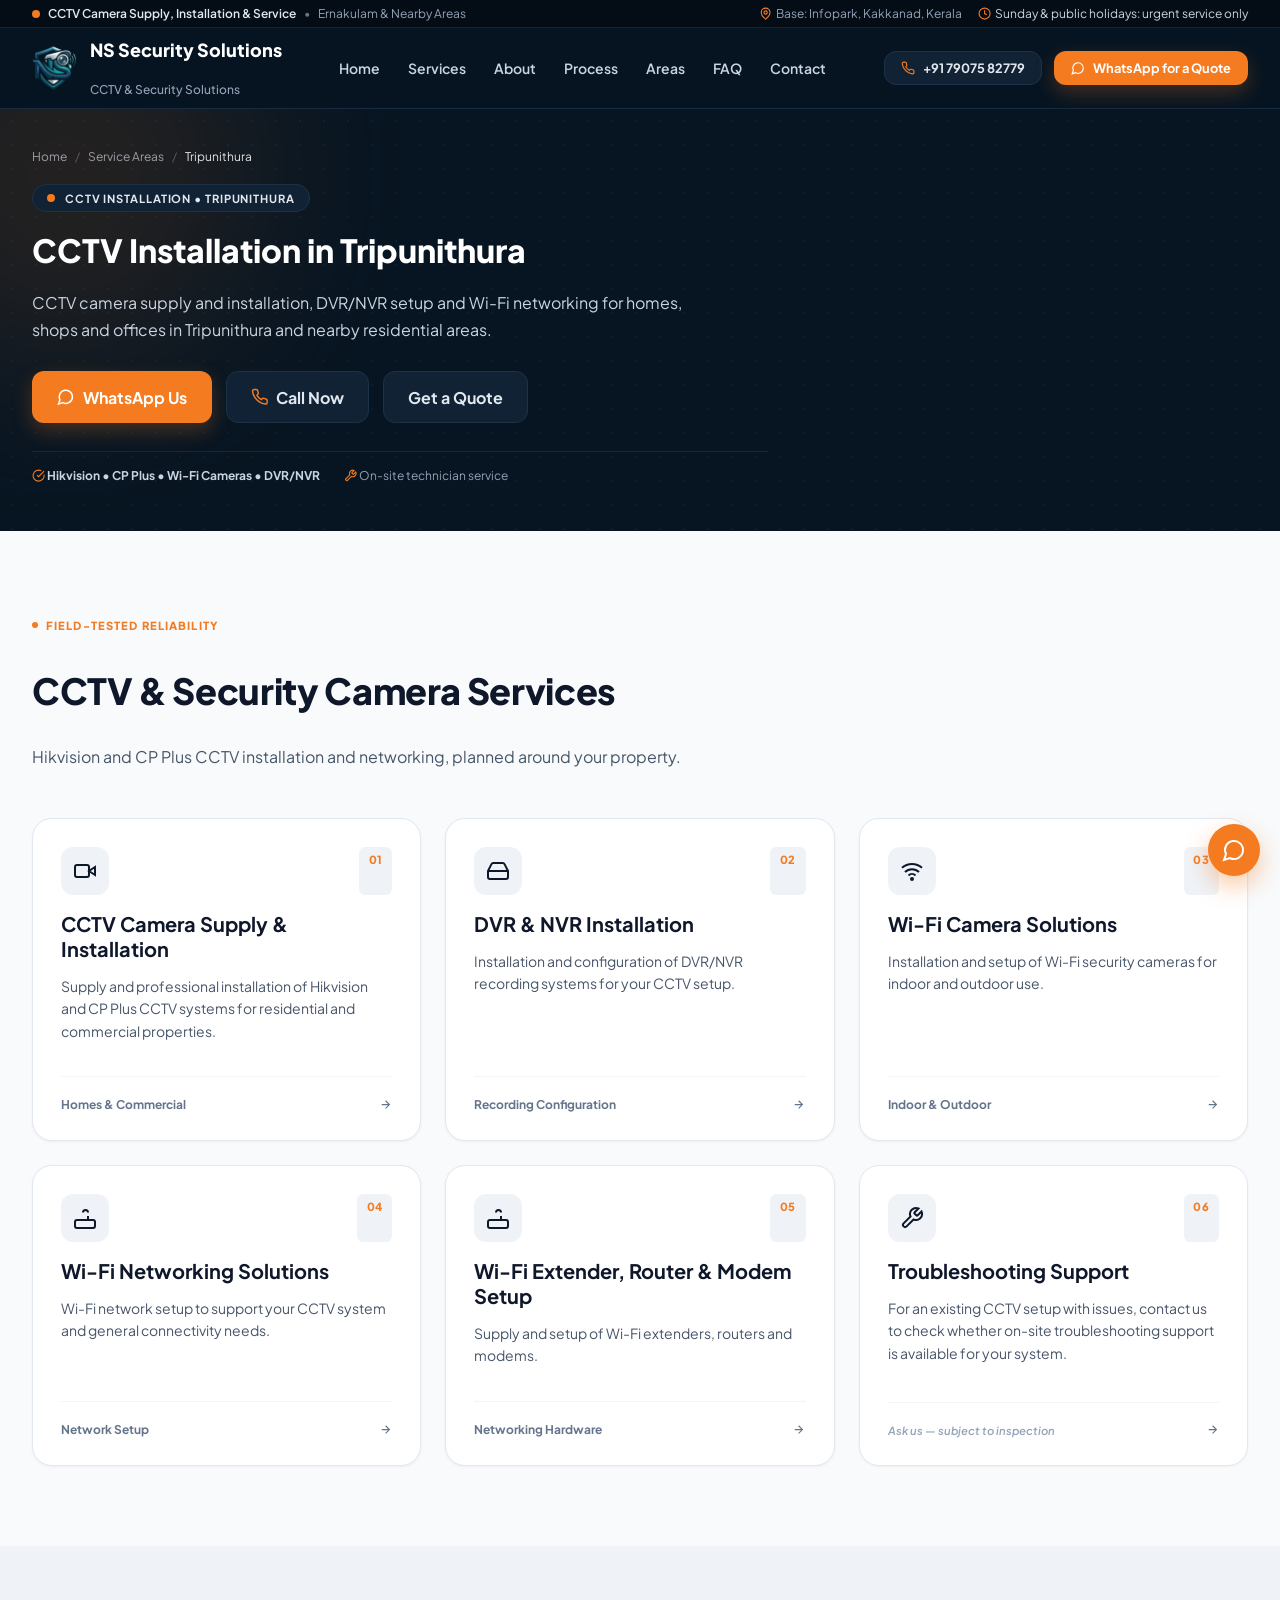
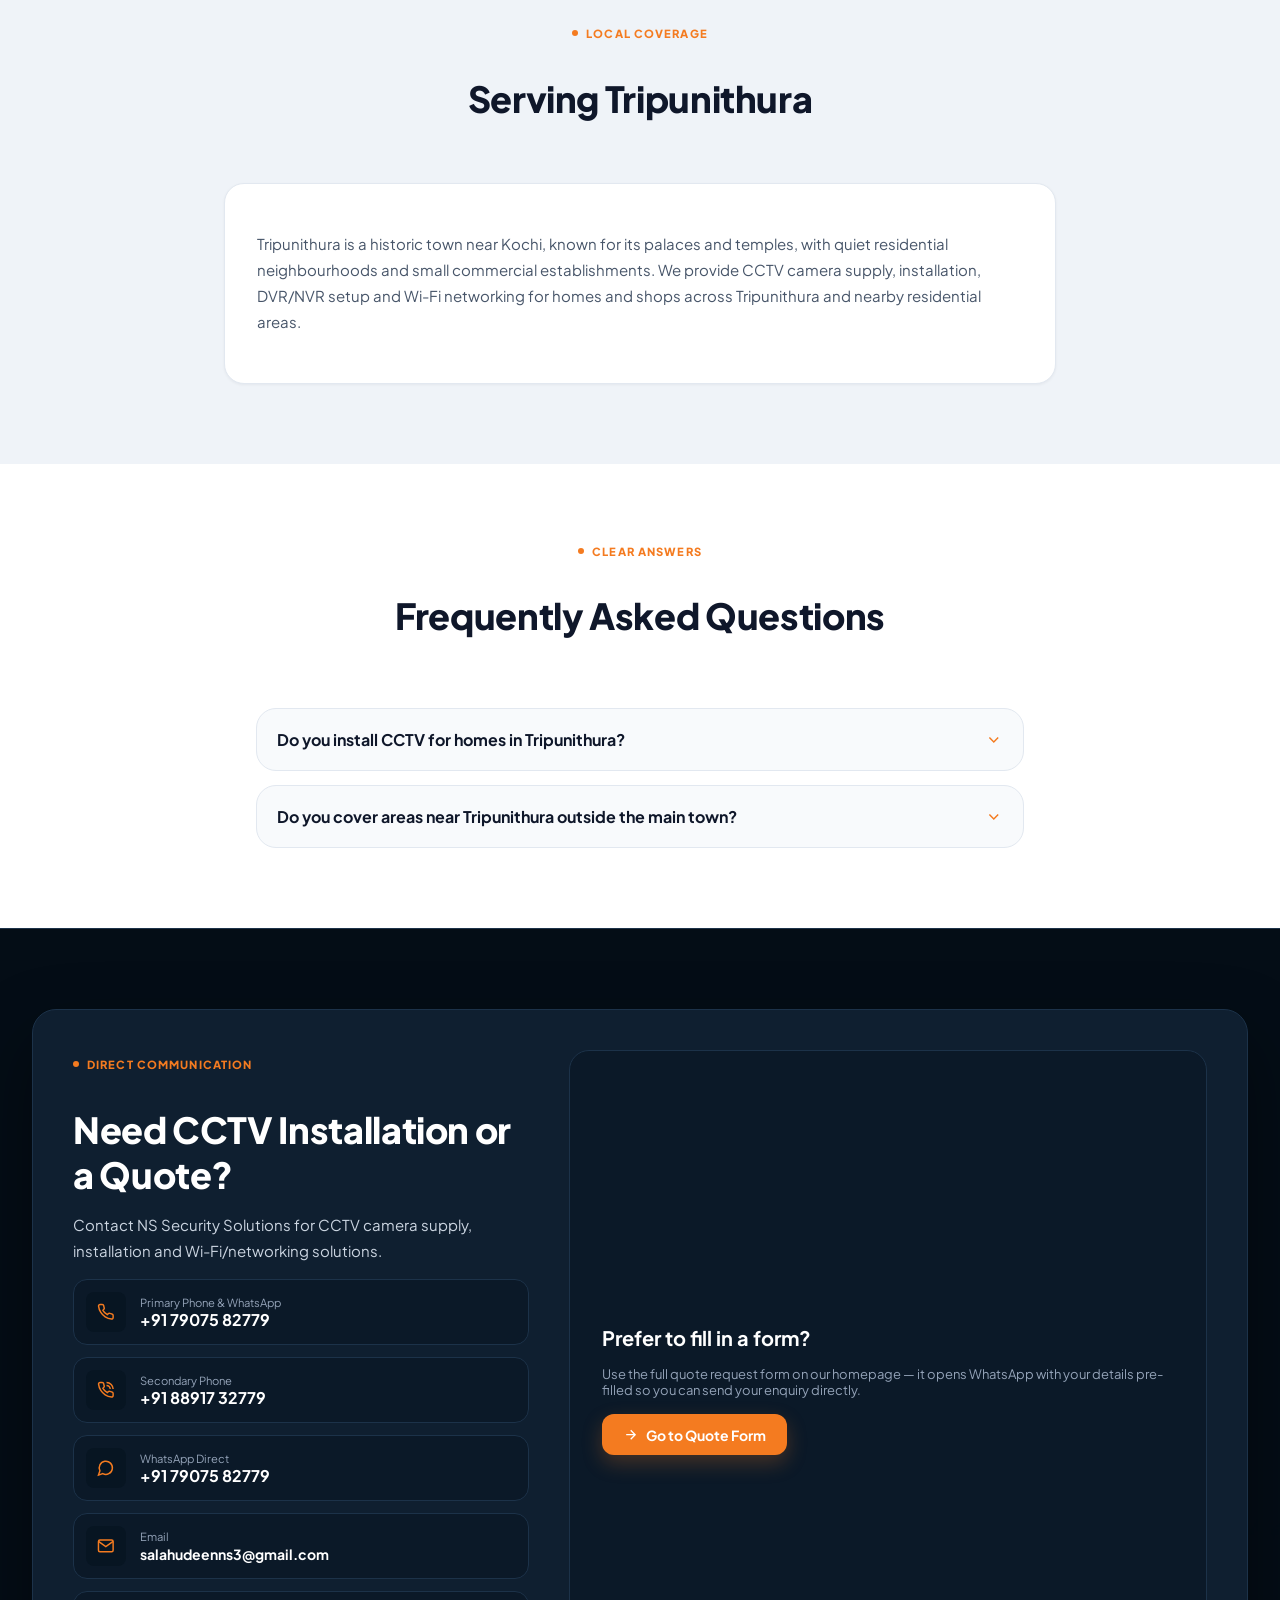
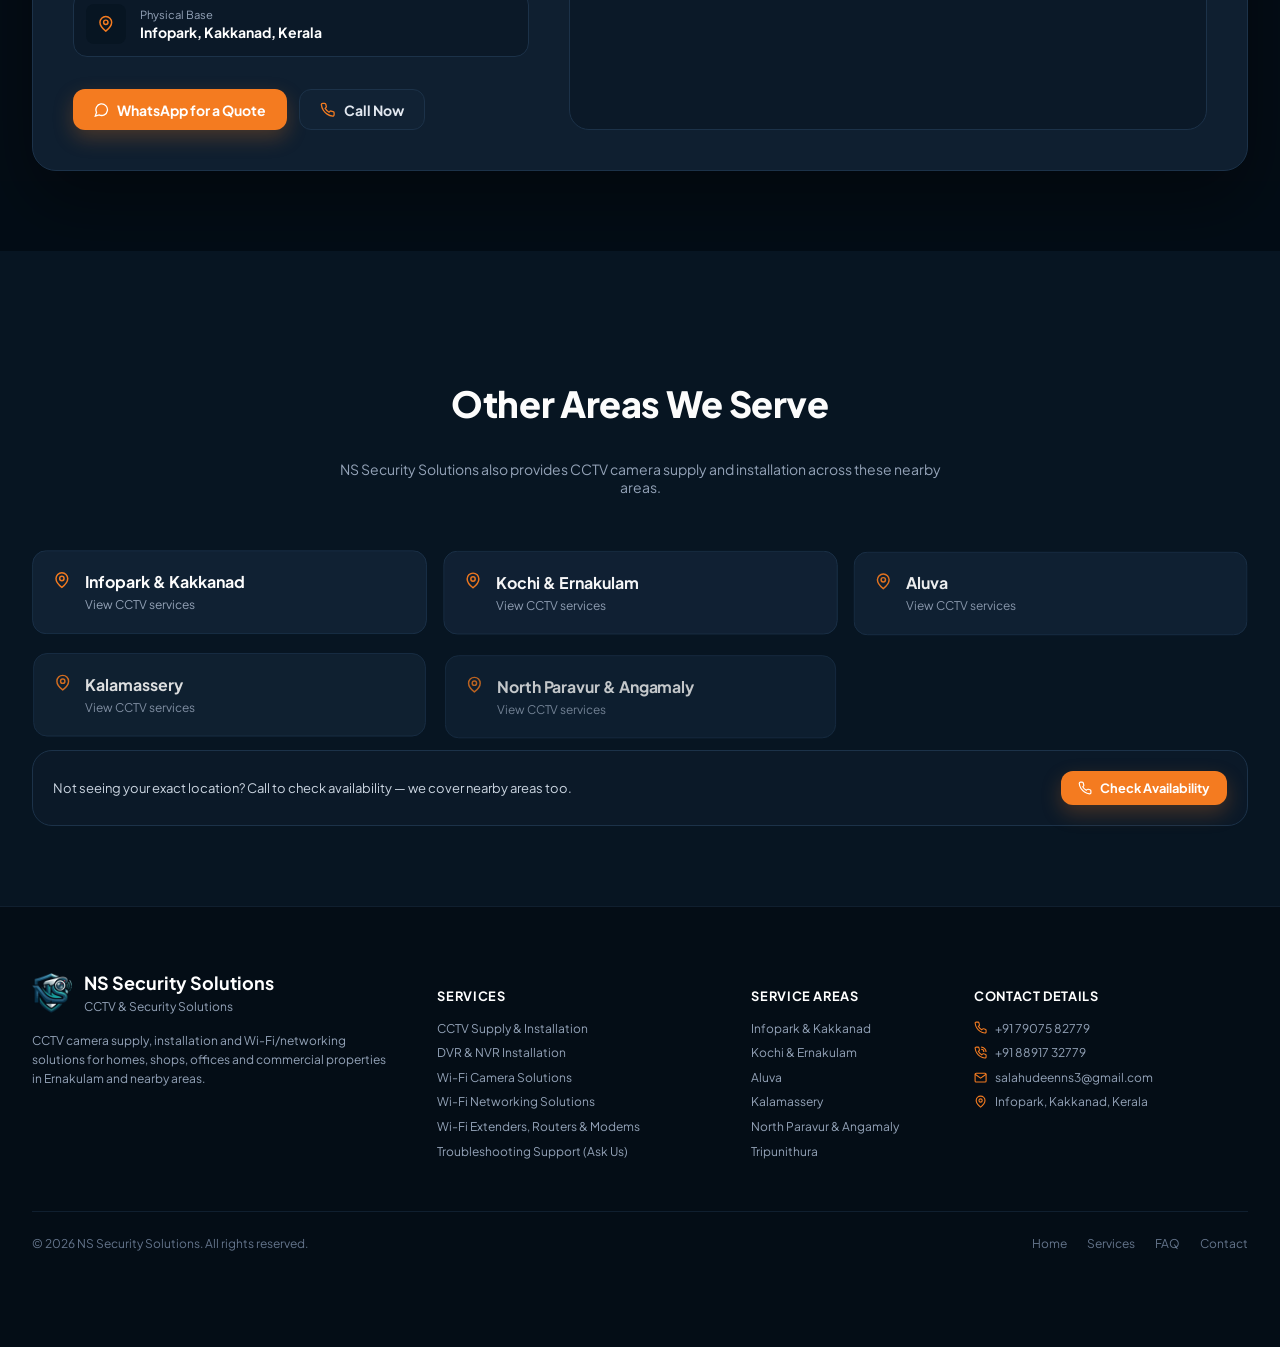
<file: cctv-installation-tripunithura.html>
<!DOCTYPE html>
<html lang="en">
<head>
<meta charset="utf-8">
<meta name="viewport" content="width=device-width, initial-scale=1.0">
<title>CCTV Installation in Tripunithura | NS Security Solutions</title>
<meta name="description" content="CCTV camera supply and installation in Tripunithura &mdash; Hikvision and CP Plus, DVR/NVR and Wi-Fi networking from NS Security Solutions.">
<link rel="canonical" href="https://nssecurity.in/cctv-installation-tripunithura.html">
<link rel="icon" type="image/png" sizes="48x48" href="images/favicon-48.png">
<link rel="icon" type="image/png" sizes="32x32" href="images/favicon-32.png">
<link rel="icon" type="image/png" sizes="16x16" href="images/favicon-16.png">
<link rel="apple-touch-icon" sizes="180x180" href="images/apple-touch-icon.png">

<!-- Open Graph -->
<meta property="og:type" content="website">
<meta property="og:site_name" content="NS Security Solutions">
<meta property="og:title" content="CCTV Installation in Tripunithura | NS Security Solutions">
<meta property="og:description" content="CCTV camera supply and installation in Tripunithura &mdash; Hikvision and CP Plus, DVR/NVR and Wi-Fi networking from NS Security Solutions.">
<meta property="og:url" content="https://nssecurity.in/cctv-installation-tripunithura.html">
<meta property="og:image" content="https://nssecurity.in/images/hero.webp">

<!-- Twitter -->
<meta name="twitter:card" content="summary_large_image">
<meta name="twitter:title" content="CCTV Installation in Tripunithura | NS Security Solutions">
<meta name="twitter:description" content="CCTV camera supply and installation in Tripunithura &mdash; Hikvision and CP Plus, DVR/NVR and Wi-Fi networking from NS Security Solutions.">
<meta name="twitter:image" content="https://nssecurity.in/images/hero.webp">

<link rel="preconnect" href="https://fonts.googleapis.com">
<link rel="preconnect" href="https://fonts.gstatic.com" crossorigin>
<link href="https://fonts.googleapis.com/css2?family=Plus+Jakarta+Sans:wght@300;400;500;600;700;800&display=swap" rel="stylesheet">
<link rel="stylesheet" href="css/style.css">

<script type="application/ld+json">
{
  "@context": "https://schema.org",
  "@type": "LocalBusiness",
  "name": "NS Security Solutions",
  "telephone": ["+91 79075 82779", "+91 88917 32779"],
  "email": "salahudeenns3@gmail.com",
  "address": {
    "@type": "PostalAddress",
    "streetAddress": "Infopark, Kakkanad",
    "addressRegion": "Kerala",
    "addressCountry": "IN"
  },
  "areaServed": ["Tripunithura", "Ernakulam"],
  "url": "https://nssecurity.in/cctv-installation-tripunithura.html"
}
</script>
</head>
<body>
<div class="top-strip">
  <div class="container">
    <div style="display:flex;align-items:center;gap:.5rem;">
      <span class="dot"></span>
      <span style="font-weight:600;color:#e2e8f0;">CCTV Camera Supply, Installation &amp; Service</span>
      <span style="color:#64748b;" class="hide-mobile">&bull;</span>
      <span style="color:#94a3b8;" class="hide-mobile">Ernakulam &amp; Nearby Areas</span>
    </div>
    <div style="display:flex;align-items:center;gap:1rem;color:#94a3b8;">
      <span class="hide-mobile" style="display:inline-flex;align-items:center;gap:.25rem;">
        <svg class="icon" style="color:var(--brand-orange);"><use href="#i-map-pin"/></svg>
        Base: Infopark, Kakkanad, Kerala
      </span>
      <span style="display:inline-flex;align-items:center;gap:.25rem;color:#cbd5e1;">
        <svg class="icon" style="color:var(--brand-orange);"><use href="#i-clock"/></svg>
        Sunday &amp; public holidays: urgent service only
      </span>
    </div>
  </div>
</div>

<header class="site-header" id="site-header">
  <div class="container">
    <a class="brand" href="index.html">
      <span class="brand-mark"><img src="images/logo.png" alt="NS Security Solutions logo" width="44" height="44"></span>
      <span class="brand-text">
        <span class="brand-name">NS Security Solutions</span><br>
        <span class="brand-tag">CCTV &amp; Security Solutions</span>
      </span>
    </a>
    <nav class="nav-links" aria-label="Primary">
      <a href="index.html">Home</a>
      <a href="index.html#services">Services</a>
      <a href="index.html#why-us">About</a>
      <a href="index.html#process">Process</a>
      <a href="index.html#areas">Areas</a>
      <a href="index.html#faq">FAQ</a>
      <a href="index.html#contact">Contact</a>
    </nav>
    <div class="header-ctas">
      <a class="btn btn-ghost btn-sm call-chip" href="tel:+917907582779" aria-label="Call NS Security Solutions">
        <svg class="icon" style="color:var(--brand-orange);"><use href="#i-phone"/></svg>+91 79075 82779
      </a>
      <a class="btn btn-primary btn-sm header-quote-btn" href="https://wa.me/917907582779" target="_blank" rel="noopener noreferrer" aria-label="WhatsApp NS Security Solutions for a quote">
        <svg class="icon"><use href="#i-message-circle"/></svg><span class="quote-text-short">Quote</span><span class="quote-text-full">WhatsApp for a Quote</span>
      </a>
      <button class="mobile-menu-btn" id="mobile-menu-open" type="button" aria-label="Open menu" aria-expanded="false" aria-controls="mobile-drawer">
        <svg class="icon" style="width:1.5rem;height:1.5rem;"><use href="#i-menu"/></svg>
      </button>
    </div>
  </div>
</header>

<div class="mobile-drawer" id="mobile-drawer" role="dialog" aria-modal="true" aria-label="Mobile navigation">
  <div class="mobile-drawer-panel">
    <div style="display:flex;align-items:center;justify-content:space-between;padding-bottom:.75rem;border-bottom:1px solid var(--navy-border);">
      <span style="font-weight:700;color:#fff;">NS Security Solutions</span>
      <button id="mobile-menu-close" type="button" aria-label="Close menu" style="background:none;border:0;color:#94a3b8;padding:.25rem;">
        <svg class="icon" style="width:1.5rem;height:1.5rem;"><use href="#i-x"/></svg>
      </button>
    </div>
    <nav aria-label="Mobile primary">
      <a href="index.html">Home</a>
      <a href="index.html#services">Services</a>
      <a href="index.html#why-us">About</a>
      <a href="index.html#process">Process</a>
      <a href="index.html#areas">Areas</a>
      <a href="index.html#faq">FAQ</a>
      <a href="index.html#contact">Contact</a>
    </nav>
    <div style="display:flex;flex-direction:column;gap:.625rem;padding-top:.75rem;border-top:1px solid var(--navy-border);">
      <a class="btn btn-primary btn-md" href="https://wa.me/917907582779" target="_blank" rel="noopener noreferrer">
        <svg class="icon"><use href="#i-message-circle"/></svg>WhatsApp for a Quote
      </a>
      <a class="btn btn-ghost btn-md" href="tel:+917907582779">
        <svg class="icon" style="color:var(--brand-orange);"><use href="#i-phone"/></svg>Call: +91 79075 82779
      </a>
    </div>
  </div>
</div>

<main>
<section class="hero" id="home" style="padding:2.5rem 0 3rem;">
  <div class="hero-bg-grid" aria-hidden="true"></div>
  <div class="hero-bg-glow" aria-hidden="true"></div>
  <div class="container">
    <div style="display:flex;flex-direction:column;gap:1.25rem;max-width:46rem;">
      <nav aria-label="Breadcrumb" style="font-size:.75rem;color:#94a3b8;">
          <a href="index.html" style="color:#94a3b8;">Home</a>
          <span style="color:#475569;padding:0 .375rem;">/</span>
          <a href="index.html#areas" style="color:#94a3b8;">Service Areas</a>
          <span style="color:#475569;padding:0 .375rem;">/</span>
          <span style="color:#e2e8f0;">Tripunithura</span>
        </nav>
      <div class="hero-badge">
        <span class="dot" style="width:8px;height:8px;border-radius:50%;background:var(--brand-orange);"></span>
        CCTV Installation &bull; Tripunithura
      </div>
      <h1 style="font-size:2rem;font-weight:800;color:#fff;line-height:1.15;margin:0;">CCTV Installation in Tripunithura</h1>
      <p class="lead" style="margin:0;">CCTV camera supply and installation, DVR/NVR setup and Wi-Fi networking for homes, shops and offices in Tripunithura and nearby residential areas.</p>
      <div class="hero-ctas">
        <a class="btn btn-primary btn-lg" href="https://wa.me/917907582779" target="_blank" rel="noopener noreferrer">
          <svg class="icon"><use href="#i-message-circle"/></svg>WhatsApp Us
        </a>
        <a class="btn btn-ghost btn-lg" href="tel:+917907582779">
          <svg class="icon" style="color:var(--brand-orange);"><use href="#i-phone"/></svg>Call Now
        </a>
        <a class="btn btn-ghost btn-lg" href="#contact">Get a Quote</a>
      </div>
      <div class="hero-meta">
        <span><svg class="icon" style="color:var(--brand-orange);"><use href="#i-check-circle"/></svg> <strong>Hikvision &bull; CP Plus &bull; Wi-Fi Cameras &bull; DVR/NVR</strong></span>
        <span><svg class="icon" style="color:var(--brand-orange);"><use href="#i-wrench"/></svg> On-site technician service</span>
      </div>
    </div>
  </div>
</section>
<section class="services-section section-pad" id="services">
  <div class="container">
    <div style="max-width:42rem;">
      <div class="section-eyebrow"><span class="dot"></span>Field-Tested Reliability</div>
      <h2 class="section-title light">CCTV &amp; Security Camera Services</h2>
      <p class="section-subtitle light">Hikvision and CP Plus CCTV installation and networking, planned around your property.</p>
    </div>
    <div class="services-grid">
      <div class="service-card">
        <div><div style="display:flex;justify-content:space-between;"><span class="service-card-icon"><svg class="icon" style="width:1.5rem;height:1.5rem;"><use href="#i-video"/></svg></span><span class="service-card-num">01</span></div>
        <h3>CCTV Camera Supply &amp; Installation</h3><p>Supply and professional installation of Hikvision and CP Plus CCTV systems for residential and commercial properties.</p></div>
        <div class="service-card-footer"><span>Homes &amp; Commercial</span><svg class="icon"><use href="#i-arrow-right"/></svg></div>
      </div>
      <div class="service-card">
        <div><div style="display:flex;justify-content:space-between;"><span class="service-card-icon"><svg class="icon" style="width:1.5rem;height:1.5rem;"><use href="#i-hard-drive"/></svg></span><span class="service-card-num">02</span></div>
        <h3>DVR &amp; NVR Installation</h3><p>Installation and configuration of DVR/NVR recording systems for your CCTV setup.</p></div>
        <div class="service-card-footer"><span>Recording Configuration</span><svg class="icon"><use href="#i-arrow-right"/></svg></div>
      </div>
      <div class="service-card">
        <div><div style="display:flex;justify-content:space-between;"><span class="service-card-icon"><svg class="icon" style="width:1.5rem;height:1.5rem;"><use href="#i-wifi"/></svg></span><span class="service-card-num">03</span></div>
        <h3>Wi-Fi Camera Solutions</h3><p>Installation and setup of Wi-Fi security cameras for indoor and outdoor use.</p></div>
        <div class="service-card-footer"><span>Indoor &amp; Outdoor</span><svg class="icon"><use href="#i-arrow-right"/></svg></div>
      </div>
      <div class="service-card">
        <div><div style="display:flex;justify-content:space-between;"><span class="service-card-icon"><svg class="icon" style="width:1.5rem;height:1.5rem;"><use href="#i-router"/></svg></span><span class="service-card-num">04</span></div>
        <h3>Wi-Fi Networking Solutions</h3><p>Wi-Fi network setup to support your CCTV system and general connectivity needs.</p></div>
        <div class="service-card-footer"><span>Network Setup</span><svg class="icon"><use href="#i-arrow-right"/></svg></div>
      </div>
      <div class="service-card">
        <div><div style="display:flex;justify-content:space-between;"><span class="service-card-icon"><svg class="icon" style="width:1.5rem;height:1.5rem;"><use href="#i-router"/></svg></span><span class="service-card-num">05</span></div>
        <h3>Wi-Fi Extender, Router &amp; Modem Setup</h3><p>Supply and setup of Wi-Fi extenders, routers and modems.</p></div>
        <div class="service-card-footer"><span>Networking Hardware</span><svg class="icon"><use href="#i-arrow-right"/></svg></div>
      </div>
      <div class="service-card">
        <div><div style="display:flex;justify-content:space-between;"><span class="service-card-icon"><svg class="icon" style="width:1.5rem;height:1.5rem;"><use href="#i-wrench"/></svg></span><span class="service-card-num">06</span></div>
        <h3>Troubleshooting Support</h3><p>For an existing CCTV setup with issues, contact us to check whether on-site troubleshooting support is available for your system.</p></div>
        <div class="service-card-footer"><span class="service-card-note">Ask us &mdash; subject to inspection</span><svg class="icon"><use href="#i-arrow-right"/></svg></div>
      </div>
    </div>
  </div>
</section>
<section class="solutions-section section-pad">
  <div class="container">
    <div class="section-header-center">
      <div class="section-eyebrow"><span class="dot"></span>Local Coverage</div>
      <h2 class="section-title light">Serving Tripunithura</h2>
    </div>
    <div style="max-width:52rem;margin:2rem auto 0;background:#fff;border:1px solid var(--light-border);border-radius:1.25rem;padding:2rem;box-shadow:0 1px 3px rgba(15,23,42,.05);">
      <p style="font-size:.9375rem;color:var(--slate-body);line-height:1.75;">Tripunithura is a historic town near Kochi, known for its palaces and temples, with quiet residential neighbourhoods and small commercial establishments. We provide CCTV camera supply, installation, DVR/NVR setup and Wi-Fi networking for homes and shops across Tripunithura and nearby residential areas.</p>
    </div>
  </div>
</section>

<section class="faq-section section-pad">
  <div class="container" style="max-width:52rem;">
    <div class="section-header-center">
      <div class="section-eyebrow"><span class="dot"></span>Clear Answers</div>
      <h2 class="section-title light">Frequently Asked Questions</h2>
    </div>
    <div class="faq-list">
            <details class="faq-item"><summary><span>Do you install CCTV for homes in Tripunithura?</span><svg class="icon chev"><use href="#i-chevron-down"/></svg></summary><p>Yes, we provide residential CCTV camera supply and installation in Tripunithura, planned around your property's gates, entrances and compound walls.</p></details>
      <details class="faq-item"><summary><span>Do you cover areas near Tripunithura outside the main town?</span><svg class="icon chev"><use href="#i-chevron-down"/></svg></summary><p>Yes, we cover Tripunithura and nearby residential areas &mdash; contact us to check availability for your exact location.</p></details>
    </div>
  </div>
</section>
<section class="contact-section section-pad" id="contact">
  <img class="contact-bg-img" src="images/property.webp" width="1600" height="900" alt="" loading="lazy">
  <div class="contact-bg-tint"></div>
  <div class="container" style="position:relative;z-index:1;">
    <div class="contact-panel">
      <div class="contact-grid">
        <div style="display:flex;flex-direction:column;justify-content:space-between;gap:2rem;">
          <div>
            <div class="section-eyebrow"><span class="dot"></span>Direct Communication</div>
            <h2 class="section-title dark" style="margin-bottom:.5rem;">Need CCTV Installation or a Quote?</h2>
            <p style="color:#cbd5e1;font-size:.9375rem;line-height:1.7;">Contact NS Security Solutions for CCTV camera supply, installation and Wi-Fi/networking solutions.</p>
            <div style="display:flex;flex-direction:column;gap:.75rem;margin-top:1rem;">
              <a class="contact-link" href="tel:+917907582779"><span class="contact-link-icon"><svg class="icon"><use href="#i-phone"/></svg></span><div><small>Primary Phone &amp; WhatsApp</small><strong>+91 79075 82779</strong></div></a>
              <a class="contact-link" href="tel:+918891732779"><span class="contact-link-icon"><svg class="icon"><use href="#i-phone-call"/></svg></span><div><small>Secondary Phone</small><strong>+91 88917 32779</strong></div></a>
              <a class="contact-link" href="https://wa.me/917907582779" target="_blank" rel="noopener noreferrer"><span class="contact-link-icon"><svg class="icon"><use href="#i-message-circle"/></svg></span><div><small>WhatsApp Direct</small><strong>+91 79075 82779</strong></div></a>
              <a class="contact-link" href="mailto:salahudeenns3@gmail.com"><span class="contact-link-icon"><svg class="icon"><use href="#i-mail"/></svg></span><div><small>Email</small><strong style="font-size:.875rem;">salahudeenns3@gmail.com</strong></div></a>
              <div class="contact-link" style="cursor:default;"><span class="contact-link-icon"><svg class="icon"><use href="#i-map-pin"/></svg></span><div><small>Physical Base</small><strong style="font-size:.875rem;">Infopark, Kakkanad, Kerala</strong></div></div>
            </div>
          </div>
          <div style="display:flex;flex-wrap:wrap;gap:.75rem;">
            <a class="btn btn-primary btn-md" href="https://wa.me/917907582779" target="_blank" rel="noopener noreferrer"><svg class="icon"><use href="#i-message-circle"/></svg>WhatsApp for a Quote</a>
            <a class="btn btn-ghost btn-md" href="tel:+917907582779"><svg class="icon" style="color:var(--brand-orange);"><use href="#i-phone"/></svg>Call Now</a>
          </div>
        </div>
        <div class="contact-form-card" style="display:flex;flex-direction:column;justify-content:center;gap:1rem;">
          <h3 style="color:#fff;font-size:1.25rem;font-weight:700;margin:0;">Prefer to fill in a form?</h3>
          <p style="font-size:.8125rem;color:#94a3b8;margin:0;">Use the full quote request form on our homepage &mdash; it opens WhatsApp with your details pre-filled so you can send your enquiry directly.</p>
          <a class="btn btn-primary btn-md" href="index.html#contact" style="align-self:flex-start;"><svg class="icon"><use href="#i-arrow-right"/></svg>Go to Quote Form</a>
        </div>
      </div>
    </div>
  </div>
</section>
<section class="areas-section section-pad">
  <div class="container">
    <div class="section-header-center">
      <div class="section-eyebrow"><span class="dot"></span>Other Locations</div>
      <h2 class="section-title dark">Other Areas We Serve</h2>
      <p style="font-size:.875rem;color:#94a3b8;margin-top:.25rem;">NS Security Solutions also provides CCTV camera supply and installation across these nearby areas.</p>
    </div>
    <div class="areas-grid">
            <a class="area-card" href="cctv-installation-kakkanad-infopark.html"><svg class="icon" style="color:var(--brand-orange);"><use href="#i-map-pin"/></svg><div><strong>Infopark &amp; Kakkanad</strong><span class="desc">View CCTV services</span></div></a>
      <a class="area-card" href="cctv-installation-kochi-ernakulam.html"><svg class="icon" style="color:var(--brand-orange);"><use href="#i-map-pin"/></svg><div><strong>Kochi &amp; Ernakulam</strong><span class="desc">View CCTV services</span></div></a>
      <a class="area-card" href="cctv-installation-aluva.html"><svg class="icon" style="color:var(--brand-orange);"><use href="#i-map-pin"/></svg><div><strong>Aluva</strong><span class="desc">View CCTV services</span></div></a>
      <a class="area-card" href="cctv-installation-kalamassery.html"><svg class="icon" style="color:var(--brand-orange);"><use href="#i-map-pin"/></svg><div><strong>Kalamassery</strong><span class="desc">View CCTV services</span></div></a>
      <a class="area-card" href="cctv-installation-north-paravur-angamaly.html"><svg class="icon" style="color:var(--brand-orange);"><use href="#i-map-pin"/></svg><div><strong>North Paravur &amp; Angamaly</strong><span class="desc">View CCTV services</span></div></a>
    </div>
    <div class="areas-cta">
      <p style="font-size:.8125rem;color:#cbd5e1;margin:0;">Not seeing your exact location? Call to check availability &mdash; we cover nearby areas too.</p>
      <a class="btn btn-primary btn-sm" href="tel:+917907582779"><svg class="icon"><use href="#i-phone"/></svg>Check Availability</a>
    </div>
  </div>
</section>
</main>

<aside class="mobile-action-bar">
  <a class="btn btn-ghost btn-md" href="tel:+917907582779"><svg class="icon" style="color:var(--brand-orange);"><use href="#i-phone"/></svg>Call Now</a>
  <a class="btn btn-primary btn-md" href="https://wa.me/917907582779" target="_blank" rel="noopener noreferrer"><svg class="icon"><use href="#i-message-circle"/></svg>WhatsApp</a>
</aside>

<a class="whatsapp-float" id="whatsapp-float" href="https://wa.me/917907582779" target="_blank" rel="noopener noreferrer" aria-label="Chat on WhatsApp">
  <svg class="icon" style="width:1.5rem;height:1.5rem;"><use href="#i-message-circle"/></svg>
</a>

<div class="watch-cam" id="watch-cam" aria-hidden="true">
  <span class="watch-cam-dot"></span>
  <svg viewBox="0 0 64 64" width="40" height="40">
    <rect x="27" y="4" width="10" height="10" rx="2" fill="#1c3249"/>
    <g id="watch-cam-head">
      <rect x="10" y="18" width="38" height="20" rx="10" fill="#112234" stroke="#F47B20" stroke-width="2"/>
      <circle cx="44" cy="28" r="7" fill="#040D16" stroke="#F47B20" stroke-width="2"/>
      <circle cx="44" cy="28" r="2.6" fill="#F47B20"/>
    </g>
  </svg>
</div>

<footer class="site-footer">
  <div class="container">
    <div class="footer-grid">
      <div class="footer-col">
        <div style="display:flex;align-items:center;gap:.75rem;margin-bottom:1rem;">
          <span class="brand-mark" style="width:2.5rem;height:2.5rem;"><img src="images/logo.png" alt="NS Security Solutions logo" width="40" height="40"></span>
          <div><strong style="display:block;color:#fff;font-size:1.125rem;">NS Security Solutions</strong><span style="font-size:.75rem;color:#94a3b8;">CCTV &amp; Security Solutions</span></div>
        </div>
        <p style="font-size:.75rem;line-height:1.6;">CCTV camera supply, installation and Wi-Fi/networking solutions for homes, shops, offices and commercial properties in Ernakulam and nearby areas.</p>
      </div>
      <div class="footer-col"><h4>Services</h4>
        <a href="index.html#services">CCTV Supply &amp; Installation</a>
        <a href="index.html#services">DVR &amp; NVR Installation</a>
        <a href="index.html#services">Wi-Fi Camera Solutions</a>
        <a href="index.html#services">Wi-Fi Networking Solutions</a>
        <a href="index.html#services">Wi-Fi Extenders, Routers &amp; Modems</a>
        <a href="index.html#services">Troubleshooting Support (Ask Us)</a>
      </div>
      <div class="footer-col"><h4>Service Areas</h4>
        <a href="cctv-installation-kakkanad-infopark.html">Infopark &amp; Kakkanad</a>
        <a href="cctv-installation-kochi-ernakulam.html">Kochi &amp; Ernakulam</a>
        <a href="cctv-installation-aluva.html">Aluva</a>
        <a href="cctv-installation-kalamassery.html">Kalamassery</a>
        <a href="cctv-installation-north-paravur-angamaly.html">North Paravur &amp; Angamaly</a>
        <a href="cctv-installation-tripunithura.html">Tripunithura</a>
      </div>
      <div class="footer-col"><h4>Contact Details</h4>
        <a href="tel:+917907582779"><svg class="icon" style="color:var(--brand-orange);"><use href="#i-phone"/></svg>+91 79075 82779</a>
        <a href="tel:+918891732779"><svg class="icon" style="color:var(--brand-orange);"><use href="#i-phone-call"/></svg>+91 88917 32779</a>
        <a href="mailto:salahudeenns3@gmail.com"><svg class="icon" style="color:var(--brand-orange);"><use href="#i-mail"/></svg>salahudeenns3@gmail.com</a>
        <span class="footer-line"><svg class="icon" style="color:var(--brand-orange);"><use href="#i-map-pin"/></svg>Infopark, Kakkanad, Kerala</span>
      </div>
    </div>
    <div class="footer-bottom">
      <span>&copy; 2026 NS Security Solutions. All rights reserved.</span>
      <nav><a href="index.html">Home</a><a href="index.html#services">Services</a><a href="index.html#faq">FAQ</a><a href="index.html#contact">Contact</a></nav>
    </div>
  </div>
</footer>

<svg style="display:none;">
  <symbol id="i-map-pin" viewBox="0 0 24 24" fill="none" stroke="currentColor"><path d="M20 10c0 6-8 12-8 12s-8-6-8-12a8 8 0 0 1 16 0Z"/><circle cx="12" cy="10" r="3"/></symbol>
  <symbol id="i-clock" viewBox="0 0 24 24" fill="none" stroke="currentColor"><circle cx="12" cy="12" r="10"/><path d="M12 6v6l4 2"/></symbol>
  <symbol id="i-video" viewBox="0 0 24 24" fill="none" stroke="currentColor"><path d="m22 8-6 4 6 4V8Z"/><rect x="2" y="6" width="14" height="12" rx="2"/></symbol>
  <symbol id="i-phone" viewBox="0 0 24 24" fill="none" stroke="currentColor"><path d="M22 16.92v3a2 2 0 0 1-2.18 2 19.79 19.79 0 0 1-8.63-3.07 19.5 19.5 0 0 1-6-6 19.79 19.79 0 0 1-3.07-8.67A2 2 0 0 1 4.11 2h3a2 2 0 0 1 2 1.72c.127.96.362 1.903.7 2.81a2 2 0 0 1-.45 2.11L8.09 9.91a16 16 0 0 0 6 6l1.27-1.27a2 2 0 0 1 2.11-.45c.907.338 1.85.573 2.81.7A2 2 0 0 1 22 16.92Z"/></symbol>
  <symbol id="i-phone-call" viewBox="0 0 24 24" fill="none" stroke="currentColor"><path d="M13 2a9 9 0 0 1 9 9M13 6a5 5 0 0 1 5 5"/><path d="M22 16.92v3a2 2 0 0 1-2.18 2 19.79 19.79 0 0 1-8.63-3.07 19.5 19.5 0 0 1-6-6 19.79 19.79 0 0 1-3.07-8.67A2 2 0 0 1 4.11 2h3a2 2 0 0 1 2 1.72c.127.96.362 1.903.7 2.81a2 2 0 0 1-.45 2.11L8.09 9.91a16 16 0 0 0 6 6l1.27-1.27a2 2 0 0 1 2.11-.45c.907.338 1.85.573 2.81.7A2 2 0 0 1 22 16.92Z"/></symbol>
  <symbol id="i-message-circle" viewBox="0 0 24 24" fill="none" stroke="currentColor"><path d="M7.9 20A9 9 0 1 0 4 16.1L2 22Z"/></symbol>
  <symbol id="i-menu" viewBox="0 0 24 24" fill="none" stroke="currentColor"><path d="M4 12h16M4 6h16M4 18h16"/></symbol>
  <symbol id="i-x" viewBox="0 0 24 24" fill="none" stroke="currentColor"><path d="m18 6-12 12M6 6l12 12"/></symbol>
  <symbol id="i-check-circle" viewBox="0 0 24 24" fill="none" stroke="currentColor"><path d="M21.8 10A10 10 0 1 1 17 3.34"/><path d="m9 11 3 3L22 4"/></symbol>
  <symbol id="i-shield-check" viewBox="0 0 24 24" fill="none" stroke="currentColor"><path d="M20 13c0 5-3.5 7.5-8 9-4.5-1.5-8-4-8-9V6a1 1 0 0 1 1-1c2 0 4.5-1.2 6.24-2.72a1.17 1.17 0 0 1 1.52 0C14.5 3.8 17 5 19 5a1 1 0 0 1 1 1Z"/><path d="m9 12 2 2 4-4"/></symbol>
  <symbol id="i-home" viewBox="0 0 24 24" fill="none" stroke="currentColor"><path d="m3 9 9-7 9 7v11a2 2 0 0 1-2 2H5a2 2 0 0 1-2-2Z"/><path d="M9 22V12h6v10"/></symbol>
  <symbol id="i-store" viewBox="0 0 24 24" fill="none" stroke="currentColor"><path d="M2 7h20l-2 5H4Z"/><path d="M4 12v8h16v-8M9 21v-5h6v5"/></symbol>
  <symbol id="i-wifi" viewBox="0 0 24 24" fill="none" stroke="currentColor"><path d="M5 13a10 10 0 0 1 14 0M8.5 16.5a5 5 0 0 1 7 0M2 8.82a15 15 0 0 1 20 0"/><circle cx="12" cy="20" r="1"/></symbol>
  <symbol id="i-hard-drive" viewBox="0 0 24 24" fill="none" stroke="currentColor"><line x1="22" y1="12" x2="2" y2="12"/><path d="M5.45 5.11 2 12v6a2 2 0 0 0 2 2h16a2 2 0 0 0 2-2v-6l-3.45-6.89A2 2 0 0 0 16.76 4H7.24a2 2 0 0 0-1.79 1.11Z"/><line x1="6" y1="16" x2="6.01" y2="16"/><line x1="10" y1="16" x2="10.01" y2="16"/></symbol>
  <symbol id="i-router" viewBox="0 0 24 24" fill="none" stroke="currentColor"><rect x="2" y="14" width="20" height="8" rx="2"/><path d="M6.01 18H6M10.01 18H10M15 10v4M15 6.5a2.5 2.5 0 0 0-5 0"/></symbol>
  <symbol id="i-smartphone" viewBox="0 0 24 24" fill="none" stroke="currentColor"><rect x="5" y="2" width="14" height="20" rx="2"/><path d="M12 18h.01"/></symbol>
  <symbol id="i-wrench" viewBox="0 0 24 24" fill="none" stroke="currentColor"><path d="M14.7 6.3a1 1 0 0 0 0 1.4l1.6 1.6a1 1 0 0 0 1.4 0l3.77-3.77a6 6 0 0 1-7.94 7.94l-6.91 6.91a2.12 2.12 0 0 1-3-3l6.91-6.91a6 6 0 0 1 7.94-7.94Z"/></symbol>
  <symbol id="i-arrow-right" viewBox="0 0 24 24" fill="none" stroke="currentColor"><path d="M5 12h14M12 5l7 7-7 7"/></symbol>
  <symbol id="i-mail" viewBox="0 0 24 24" fill="none" stroke="currentColor"><rect x="2" y="4" width="20" height="16" rx="2"/><path d="m22 6-10 7L2 6"/></symbol>
  <symbol id="i-chevron-down" viewBox="0 0 24 24" fill="none" stroke="currentColor"><path d="m6 9 6 6 6-6"/></symbol>
</svg>

<script src="https://cdn.jsdelivr.net/npm/gsap@3.12.5/dist/gsap.min.js" defer></script>
<script src="js/main.js" defer></script>
</body>
</html>
</file>
<file: css/style.css>
/* NS Security Solutions — stylesheet (filled in progressively) */

:root {
  --navy-darkest:#040D16; --navy-dark:#071522; --navy-charcoal:#0D1720;
  --navy-surface:#0B1928; --navy-card:#112234; --navy-border:#1c3249;
  --brand-orange:#F47B20; --brand-orange-hover:#ea580c; --brand-orange-light:#fff4ed;
  --light-bg:#F8FAFC; --light-section:#EFF3F8; --light-border:#E2E8F0;
  --slate-body:#475569; --slate-heading:#0F172A;
  --security-green:#22C55E; --security-red:#ef4444;
  --font-sans: 'Plus Jakarta Sans', sans-serif;
  --radius-lg: 1rem; --radius-xl: 1.25rem;
}
* { box-sizing: border-box; }
html, body { margin: 0; padding: 0; scroll-behavior: smooth; }
@media (prefers-reduced-motion: reduce) {
  html { scroll-behavior: auto; }
}
body {
  font-family: var(--font-sans);
  background: var(--navy-dark);
  color: #e2e8f0;
  -webkit-font-smoothing: antialiased;
  overscroll-behavior: none;
}
img { max-width: 100%; display: block; }
a { color: inherit; text-decoration: none; }
::selection { background: var(--brand-orange); color: #fff; }
::-webkit-scrollbar { width: 8px; }
::-webkit-scrollbar-track { background: var(--navy-dark); }
::-webkit-scrollbar-thumb { background: var(--navy-border); border-radius: 4px; }
::-webkit-scrollbar-thumb:hover { background: var(--brand-orange); }

.container { max-width: 1280px; margin: 0 auto; padding: 0 1rem; }
@media (min-width: 640px) { .container { padding: 0 2rem; } }

.icon { width: 1.1em; height: 1.1em; stroke-width: 2; vertical-align: -0.15em; }
.hide-mobile { display: none; }
.show-mobile { display: inline; }
@media (min-width: 640px) {
  .hide-mobile { display: inline; }
  .show-mobile { display: none; }
}

/* --- Top strip / header / nav / mobile drawer --- */
.top-strip {
  background: var(--navy-darkest); border-bottom: 1px solid rgba(28,50,73,.6);
  font-size: .75rem; color: #cbd5e1; padding: .375rem 0;
}
.top-strip .container { display: flex; flex-wrap: wrap; align-items: center; justify-content: space-between; gap: .5rem; }
.top-strip .dot { width: 8px; height: 8px; border-radius: 50%; background: var(--brand-orange); }

.site-header {
  position: sticky; top: 0; z-index: 50;
  background: rgba(7,21,34,.95); backdrop-filter: blur(8px);
  border-bottom: 1px solid rgba(28,50,73,.8);
  transition: box-shadow .25s ease, background-color .25s ease;
}
.site-header.is-scrolled { box-shadow: 0 8px 24px rgba(0,0,0,.35); background: rgba(4,13,22,.97); }
.site-header .container { height: 5rem; display: flex; align-items: center; justify-content: space-between; gap: 1rem; }

.brand { display: flex; align-items: center; gap: .875rem; min-width: 0; }
.brand-text { min-width: 0; overflow: hidden; }
.brand-name, .brand-tag { display: block; white-space: nowrap; overflow: hidden; text-overflow: ellipsis; }
.header-ctas { flex-shrink: 0; }
.brand-mark {
  width: 2.75rem; height: 2.75rem; flex-shrink: 0;
  display: flex; align-items: center; justify-content: center;
}
.brand-mark img { width: 100%; height: 100%; object-fit: contain; }
.brand-name { font-weight: 800; font-size: 1.125rem; color: #fff; line-height: 1.2; }
.brand-tag { font-size: .75rem; color: #94a3b8; font-weight: 500; }
.brand-mark img { transition: transform .5s ease; }
@keyframes cam-pan { 0%, 100% { transform: rotate(0deg); } 25% { transform: rotate(-12deg); } 75% { transform: rotate(12deg); } }
.brand:hover .brand-mark img { animation: cam-pan .6s ease-in-out; }
@media (prefers-reduced-motion: reduce) { .brand:hover .brand-mark img { animation: none; } }

.nav-links { display: none; gap: 1.75rem; font-size: .875rem; font-weight: 600; color: #cbd5e1; }
.nav-links a:hover, .nav-links a.active { color: var(--brand-orange); }
@media (min-width: 1120px) { .nav-links { display: flex; } }

.header-ctas { display: flex; align-items: center; gap: .75rem; }
.btn { display: inline-flex; align-items: center; justify-content: center; gap: .5rem; font-weight: 700; border-radius: .75rem; border: 1px solid transparent; cursor: pointer; transition: transform .15s ease, background-color .2s ease, box-shadow .2s ease; text-align: center; }
.btn:active { transform: scale(.98); }
.btn-primary { background: var(--brand-orange); color: #fff; box-shadow: 0 8px 20px rgba(244,123,32,.25); }
.btn-primary:hover { background: var(--brand-orange-hover); transform: translateY(-1px); }
.btn-ghost { background: var(--navy-card); border-color: var(--navy-border); color: #e2e8f0; }
.btn-ghost:hover { background: var(--navy-border); }
.btn-sm { padding: .5rem 1rem; font-size: .8rem; }
.btn-md { padding: .65rem 1.25rem; font-size: .875rem; }
.btn-lg { padding: .9rem 1.5rem; font-size: 1rem; }

.call-chip { display: none; }
@media (min-width: 660px) { .call-chip { display: inline-flex; } }

.header-quote-btn { display: none; }
@media (min-width: 660px) { .header-quote-btn { display: inline-flex; } }
.quote-text-full { display: none; }
@media (min-width: 1200px) { .quote-text-short { display: none; } .quote-text-full { display: inline; } }

@media (max-width: 359px) {
  .site-header .container { padding: 0 .75rem; }
  .brand { gap: .5rem; }
  .brand-mark { width: 2.25rem; height: 2.25rem; }
}

.mobile-menu-btn { display: inline-flex; background: none; border: 0; color: #cbd5e1; padding: .5rem; border-radius: .5rem; }
.mobile-menu-btn:hover { background: var(--navy-card); color: #fff; }
@media (min-width: 1120px) { .mobile-menu-btn { display: none; } }

.mobile-drawer {
  position: fixed; inset: 0; z-index: 60; background: rgba(0,0,0,.7); backdrop-filter: blur(4px);
  display: flex; align-items: flex-end; visibility: hidden; opacity: 0; transition: opacity .25s ease, visibility .25s ease;
}
.mobile-drawer.is-open { visibility: visible; opacity: 1; }
.mobile-drawer-panel {
  width: 100%; background: var(--navy-dark); border-top: 1px solid var(--navy-border);
  border-radius: 1.25rem 1.25rem 0 0; padding: 1.5rem; display: flex; flex-direction: column; gap: 1.25rem;
  max-height: 85vh; overflow-y: auto; transform: translateY(16px); transition: transform .3s ease;
}
.mobile-drawer.is-open .mobile-drawer-panel { transform: translateY(0); }
.mobile-drawer nav { display: flex; flex-direction: column; gap: .25rem; font-weight: 600; font-size: 1rem; }
.mobile-drawer nav a { padding: .625rem .75rem; border-radius: .625rem; color: #e2e8f0; }
.mobile-drawer nav a:hover, .mobile-drawer nav a.active { background: var(--navy-card); color: var(--brand-orange); }
@media (min-width: 1120px) { .mobile-drawer { display: none; } }

/* --- Hero / trust strip --- */
section { position: relative; }
.section-pad { padding: 5rem 0; }
.section-pad-sm { padding: 3rem 0; }

.hero { background: var(--navy-dark); padding: 2.5rem 0 4rem; overflow: hidden; }
@media (min-width: 1024px) { .hero { padding: 5rem 0; } }

.hero-bg-grid {
  position: absolute; inset: 0;
  background-image: radial-gradient(var(--navy-border) 1px, transparent 1px);
  background-size: 24px 24px;
  opacity: .3;
  pointer-events: none;
}
.hero-bg-glow {
  position: absolute; top: -8rem; left: -8rem; width: 24rem; height: 24rem;
  background: var(--brand-orange); opacity: .12; border-radius: 50%; filter: blur(90px);
  pointer-events: none;
}
.hero-radar {
  position: absolute; top: 45%; left: 68%; width: 40rem; height: 40rem;
  transform: translate(-50%, -50%) rotate(0deg);
  background: conic-gradient(from 0deg, transparent 0deg, rgba(244,123,32,.16) 16deg, transparent 42deg, transparent 360deg);
  border-radius: 50%;
  pointer-events: none;
  animation: hero-radar-spin 16s linear infinite;
}
@keyframes hero-radar-spin {
  from { transform: translate(-50%, -50%) rotate(0deg); }
  to   { transform: translate(-50%, -50%) rotate(360deg); }
}
@media (prefers-reduced-motion: reduce) { .hero-radar { animation: none; } }
@media (max-width: 767px) { .hero-radar { display: none; } }

.hero-grid { position: relative; display: grid; gap: 3rem; align-items: center; }
@media (min-width: 1024px) { .hero-grid { grid-template-columns: 7fr 5fr; gap: 3.5rem; } }
.hero-badge {
  display: inline-flex; align-items: center; gap: .625rem; align-self: flex-start;
  padding: .375rem .875rem; border-radius: 999px; background: var(--navy-card);
  border: 1px solid var(--navy-border); color: #e2e8f0; font-size: .7rem; font-weight: 700;
  letter-spacing: .08em; text-transform: uppercase;
}
.hero h1 { font-size: 2rem; font-weight: 800; color: #fff; line-height: 1.15; margin: .75rem 0; }
.hero h1 .accent { color: var(--brand-orange); }
@media (min-width: 640px) { .hero h1 { font-size: 2.5rem; } }
@media (min-width: 1024px) { .hero h1 { font-size: 3rem; } }
.hero p.lead { font-size: 1rem; color: #cbd5e1; line-height: 1.7; max-width: 42rem; }
.hero-ctas { display: flex; flex-wrap: wrap; gap: .875rem; margin-top: .5rem; }
.hero-meta { display: flex; flex-wrap: wrap; gap: .75rem 1.5rem; padding-top: 1rem; margin-top: .5rem; border-top: 1px solid rgba(28,50,73,.7); font-size: .75rem; color: #94a3b8; }
.hero-meta strong { color: #cbd5e1; }

.hero-image-card { position: relative; border-radius: 1.25rem; overflow: hidden; border: 1px solid rgba(28,50,73,.8); box-shadow: 0 25px 60px rgba(0,0,0,.45); }
.hero-image-card img { width: 100%; height: 24rem; object-fit: cover; }
.hero-image-card .overlay { position: absolute; inset: 0; background: linear-gradient(to top, rgba(4,13,22,.95), rgba(4,13,22,.25) 55%, transparent); pointer-events: none; }
.hero-image-caption { position: absolute; left: 1rem; right: 1rem; bottom: 1rem; background: rgba(7,21,34,.95); backdrop-filter: blur(8px); border: 1px solid rgba(28,50,73,.8); border-radius: .875rem; padding: 1rem; display: flex; gap: .75rem; }

/* --- Hero image CCTV-monitor HUD overlay --- */
.hud-scanline {
  position: absolute; left: 0; right: 0; top: -35%; height: 35%; z-index: 1;
  background: linear-gradient(to bottom, transparent, rgba(244,123,32,.18), transparent);
  animation: hud-scan 4.5s linear infinite;
  pointer-events: none;
}
@keyframes hud-scan { from { top: -35%; } to { top: 100%; } }
@media (prefers-reduced-motion: reduce) { .hud-scanline { animation: none; display: none; } }

.hud-corners { position: absolute; inset: 1rem; bottom: 5.5rem; z-index: 1; pointer-events: none; }
.hud-corner { position: absolute; width: 1.5rem; height: 1.5rem; border-color: var(--brand-orange); opacity: .9; }
.hud-corner.tl { top: 0; left: 0; border-top: 2px solid; border-left: 2px solid; border-radius: 4px 0 0 0; }
.hud-corner.tr { top: 0; right: 0; border-top: 2px solid; border-right: 2px solid; border-radius: 0 4px 0 0; }
.hud-corner.bl { bottom: 0; left: 0; border-bottom: 2px solid; border-left: 2px solid; border-radius: 0 0 0 4px; }
.hud-corner.br { bottom: 0; right: 0; border-bottom: 2px solid; border-right: 2px solid; border-radius: 0 0 4px 0; }

.hud-badge {
  position: absolute; top: 1rem; z-index: 2;
  display: flex; align-items: center; gap: .4rem;
  background: rgba(4,13,22,.75); border: 1px solid rgba(255,255,255,.15);
  padding: .3rem .6rem; border-radius: .4rem;
  font-size: .7rem; font-weight: 700; letter-spacing: .05em;
  font-variant-numeric: tabular-nums;
}
.hud-badge.hud-rec { right: 1rem; color: #fff; }
.hud-badge.hud-live { left: 1rem; color: var(--security-green); }
.hud-dot { width: 7px; height: 7px; border-radius: 50%; flex-shrink: 0; }
.hud-dot.rec { background: var(--security-red); animation: hud-blink 1.4s steps(1) infinite; }
.hud-dot.live { background: var(--security-green); animation: hud-live-pulse 2s ease-in-out infinite; }
@keyframes hud-blink { 50% { opacity: .15; } }
@keyframes hud-live-pulse {
  0%, 100% { box-shadow: 0 0 0 0 rgba(34,197,94,.45); }
  50% { box-shadow: 0 0 0 5px rgba(34,197,94,0); }
}
@media (prefers-reduced-motion: reduce) {
  .hud-dot.rec, .hud-dot.live { animation: none; }
}

.trust-strip { background: var(--navy-charcoal); border-top: 1px solid rgba(28,50,73,.7); border-bottom: 1px solid rgba(28,50,73,.7); padding: 1.5rem 0; }
.trust-grid { display: grid; gap: 1rem; grid-template-columns: 1fr; }
@media (min-width: 640px) { .trust-grid { grid-template-columns: 1fr 1fr; } }
@media (min-width: 1024px) { .trust-grid { grid-template-columns: repeat(4, 1fr); } }
.trust-item { background: rgba(17,34,52,.6); border: 1px solid rgba(28,50,73,.6); border-radius: .875rem; padding: 1rem; display: flex; align-items: center; gap: .875rem; }
.trust-icon { width: 2.5rem; height: 2.5rem; border-radius: .625rem; background: var(--navy-surface); border: 1px solid var(--navy-border); color: var(--brand-orange); display: flex; align-items: center; justify-content: center; flex-shrink: 0; }

/* --- Section header pattern --- */
.section-eyebrow { display: inline-flex; align-items: center; gap: .5rem; color: var(--brand-orange); font-size: .7rem; font-weight: 800; letter-spacing: .1em; text-transform: uppercase; margin-bottom: .375rem; }
.section-eyebrow .dot { width: 6px; height: 6px; border-radius: 50%; background: var(--brand-orange); }
.section-title { font-size: 1.875rem; font-weight: 800; letter-spacing: -.01em; }
@media (min-width: 640px) { .section-title { font-size: 2.25rem; } }
.section-title.dark { color: #fff; }
.section-title.light { color: var(--slate-heading); }
.section-subtitle { margin-top: .5rem; line-height: 1.7; max-width: 42rem; }
.section-subtitle.light { color: var(--slate-body); }
.section-subtitle.dark { color: #94a3b8; }
.section-header-center { display: flex; flex-direction: column; align-items: center; text-align: center; max-width: 40rem; margin: 0 auto; }

/* --- Services --- */
.services-section { background: var(--light-bg); color: #1e293b; }
.services-grid { display: grid; gap: 1.5rem; grid-template-columns: 1fr; margin-top: 3rem; }
@media (min-width: 768px) { .services-grid { grid-template-columns: 1fr 1fr; } }
@media (min-width: 1024px) { .services-grid { grid-template-columns: repeat(3, 1fr); } }
.service-card { background: #fff; border: 1px solid var(--light-border); border-radius: 1.25rem; padding: 1.75rem; box-shadow: 0 1px 3px rgba(15,23,42,.05); display: flex; flex-direction: column; justify-content: space-between; transition: transform .2s ease, box-shadow .2s ease, border-color .2s ease; }
.service-card:hover { transform: translateY(-4px); box-shadow: 0 20px 40px rgba(15,23,42,.1); border-color: rgba(244,123,32,.4); }
.service-card.span-full { grid-column: 1 / -1; }
.service-card-icon { width: 3rem; height: 3rem; border-radius: .75rem; background: var(--light-section); color: var(--slate-heading); display: flex; align-items: center; justify-content: center; transition: background-color .2s ease, color .2s ease; }
.service-card:hover .service-card-icon { background: var(--brand-orange); color: #fff; }
.service-card-num { font-weight: 800; font-size: .7rem; letter-spacing: .05em; padding: .3rem .6rem; border-radius: .4rem; background: var(--light-section); color: var(--brand-orange); }
.service-card h3 { font-size: 1.25rem; font-weight: 700; color: var(--slate-heading); margin: 1rem 0 .5rem; }
.service-card p { font-size: .875rem; color: var(--slate-body); line-height: 1.6; }
.service-card-footer { margin-top: 1.25rem; padding-top: 1.25rem; border-top: 1px solid #f1f5f9; display: flex; align-items: center; justify-content: space-between; font-size: .75rem; font-weight: 700; color: #64748b; }
.service-card-note { font-size: .7rem; font-weight: 600; color: #94a3b8; font-style: italic; }

/* --- Featured visual --- */
.featured-visual { background: var(--navy-surface); border-top: 1px solid rgba(28,50,73,.7); border-bottom: 1px solid rgba(28,50,73,.7); }
.featured-grid { display: grid; gap: 3rem; align-items: center; grid-template-columns: 1fr; }
@media (min-width: 1024px) { .featured-grid { grid-template-columns: 1fr 1fr; } }
.checklist { display: flex; flex-direction: column; gap: .875rem; margin-top: .5rem; }
.checklist-item { display: flex; align-items: center; gap: .75rem; padding: .875rem; border-radius: .875rem; background: rgba(17,34,52,.8); border: 1px solid var(--navy-border); }
.checklist-item strong { display: block; font-size: .875rem; color: #fff; }
.checklist-item span.desc { font-size: .75rem; color: #94a3b8; }
.featured-image { position: relative; border-radius: 1.25rem; overflow: hidden; border: 1px solid var(--navy-border); box-shadow: 0 25px 60px rgba(0,0,0,.45); }
.featured-image img { width: 100%; height: 22rem; object-fit: cover; }

/* --- Residential / Commercial solutions --- */
.solutions-section { background: var(--light-section); color: #1e293b; }
.solutions-grid { display: grid; gap: 2rem; grid-template-columns: 1fr; margin-top: 3rem; }
@media (min-width: 1024px) { .solutions-grid { grid-template-columns: 1fr 1fr; } }
.solution-card { background: #fff; border: 1px solid var(--light-border); border-radius: 1.25rem; padding: 2rem; box-shadow: 0 1px 3px rgba(15,23,42,.05); transition: box-shadow .2s ease; }
.solution-card:hover { box-shadow: 0 20px 40px rgba(15,23,42,.08); }
.solution-head { display: flex; align-items: center; gap: 1rem; margin-bottom: 1.25rem; }
.solution-icon { width: 3rem; height: 3rem; border-radius: .75rem; background: var(--light-section); color: var(--brand-orange); display: flex; align-items: center; justify-content: center; border: 1px solid #e2e8f0; flex-shrink: 0; }
.zone-grid { display: grid; grid-template-columns: 1fr; gap: .625rem; margin-top: .75rem; font-size: .75rem; font-weight: 600; }
@media (min-width: 480px) { .zone-grid { grid-template-columns: 1fr 1fr; } }
.zone-grid div { display: flex; align-items: center; gap: .5rem; }
.solution-footnote { margin-top: 1.5rem; padding-top: 1.5rem; border-top: 1px solid #f1f5f9; display: flex; gap: .75rem; align-items: flex-start; background: rgba(239,243,248,.8); padding: 1rem; border-radius: .875rem; }

/* --- Brands --- */
.brands-section { background: var(--navy-dark); border-top: 1px solid rgba(28,50,73,.7); border-bottom: 1px solid rgba(28,50,73,.7); padding: 4rem 0; }
.brands-grid { display: grid; gap: 1.5rem; grid-template-columns: 1fr; margin-top: 2.5rem; }
@media (min-width: 768px) { .brands-grid { grid-template-columns: 1fr 1fr; } }
.brand-card { background: var(--navy-card); border: 1px solid var(--navy-border); border-radius: 1.25rem; padding: 1.5rem; display: flex; align-items: center; gap: 1.25rem; }
.brand-badge { width: 3.5rem; height: 3.5rem; border-radius: .75rem; background: var(--navy-surface); border: 1px solid var(--navy-border); display: flex; align-items: center; justify-content: center; font-weight: 800; color: var(--brand-orange); font-size: 1.25rem; flex-shrink: 0; }
.brand-card h3 { color: #fff; font-size: 1.25rem; font-weight: 700; margin: 0 0 .25rem; }
.brand-card p { font-size: .75rem; color: #94a3b8; margin: 0; }
.brands-footnote { margin-top: 1.5rem; padding: 1rem; border-radius: .875rem; background: var(--navy-charcoal); border: 1px solid var(--navy-border); display: flex; flex-wrap: wrap; gap: 1rem; align-items: center; justify-content: space-between; font-size: .75rem; color: #94a3b8; }
.tag-chip { padding: .3rem .6rem; border-radius: .4rem; background: var(--navy-card); border: 1px solid var(--navy-border); }

/* --- Why us --- */
.why-us-section { background: #fff; color: #1e293b; }
.why-us-grid { display: grid; gap: 3rem; align-items: center; grid-template-columns: 1fr; }
@media (min-width: 1024px) { .why-us-grid { grid-template-columns: 5fr 7fr; } }
.why-us-callout { display: flex; gap: 1rem; padding: 1.25rem; border-radius: 1.25rem; background: var(--light-section); border: 1px solid var(--light-border); }
.benefit-grid { display: grid; gap: 1.25rem; grid-template-columns: 1fr; }
@media (min-width: 480px) { .benefit-grid { grid-template-columns: 1fr 1fr; } }
.benefit-card { padding: 1.5rem; border-radius: 1.25rem; background: var(--light-bg); border: 1px solid var(--light-border); }
.benefit-card h3 { font-size: 1rem; font-weight: 700; color: var(--slate-heading); margin: .75rem 0 .375rem; }
.benefit-card p { font-size: .75rem; color: var(--slate-body); line-height: 1.6; margin: 0; }

/* --- Process --- */
.process-section { background: var(--navy-charcoal); border-top: 1px solid rgba(28,50,73,.7); border-bottom: 1px solid rgba(28,50,73,.7); }
.process-grid { display: grid; gap: 1rem; grid-template-columns: 1fr; margin-top: 3rem; }
@media (min-width: 768px) { .process-grid { grid-template-columns: repeat(5, 1fr); } }
.process-step { background: var(--navy-card); border: 1px solid var(--navy-border); border-radius: 1.25rem; padding: 1.25rem; transition: border-color .2s ease; }
.process-step:hover { border-color: rgba(244,123,32,.6); }
.process-step-top { display: flex; align-items: center; justify-content: space-between; }
.process-step-num { width: 2rem; height: 2rem; border-radius: .5rem; background: var(--navy-surface); border: 1px solid var(--navy-border); color: var(--brand-orange); font-weight: 800; font-size: .8rem; display: flex; align-items: center; justify-content: center; }
.process-step h3 { font-size: .95rem; font-weight: 700; color: #fff; margin: .75rem 0 .375rem; }
.process-step p { font-size: .75rem; color: #94a3b8; line-height: 1.5; margin: 0; }

/* --- Areas --- */
.areas-section { background: var(--navy-dark); }
.areas-grid { display: grid; gap: 1rem; grid-template-columns: 1fr; margin-top: 2.5rem; }
@media (min-width: 640px) { .areas-grid { grid-template-columns: 1fr 1fr; } }
@media (min-width: 1024px) { .areas-grid { grid-template-columns: repeat(3, 1fr); } }
.area-card { padding: 1.25rem; border-radius: .875rem; background: var(--navy-card); border: 1px solid var(--navy-border); display: flex; gap: .875rem; align-items: flex-start; transition: border-color .2s ease; }
.area-card:hover { border-color: rgba(244,123,32,.6); }
.area-card.primary { border-color: rgba(244,123,32,.4); }
.area-card strong { display: block; color: #fff; font-size: 1rem; }
.area-card span.desc { font-size: .75rem; color: #94a3b8; }
.areas-cta { margin-top: 1rem; padding: 1.25rem; border-radius: 1.25rem; background: var(--navy-surface); border: 1px solid var(--navy-border); display: flex; flex-wrap: wrap; align-items: center; justify-content: space-between; gap: 1rem; }

/* --- FAQ --- */
.faq-section { background: #fff; color: #1e293b; }
.faq-list { display: flex; flex-direction: column; gap: .875rem; margin-top: 2.5rem; }
.faq-item { background: var(--light-bg); border: 1px solid var(--light-border); border-radius: 1.25rem; padding: 1.25rem; }
.faq-item summary { display: flex; align-items: center; justify-content: space-between; font-weight: 700; color: var(--slate-heading); cursor: pointer; list-style: none; }
.faq-item summary::-webkit-details-marker { display: none; }
.faq-item summary .chev { color: var(--brand-orange); transition: transform .2s ease; }
.faq-item[open] summary .chev { transform: rotate(180deg); }
.faq-item p { font-size: .875rem; color: var(--slate-body); line-height: 1.6; margin-top: .75rem; }

/* --- Contact --- */
.contact-section { position: relative; background: var(--navy-dark); border-top: 1px solid var(--navy-border); overflow: hidden; }
.contact-bg-img { position: absolute; inset: 0; object-fit: cover; opacity: .2; width: 100%; height: 100%; }
.contact-bg-tint { position: absolute; inset: 0; background: rgba(4,13,22,.9); }
.contact-panel { position: relative; z-index: 1; background: rgba(17,34,52,.9); backdrop-filter: blur(8px); border: 1px solid var(--navy-border); border-radius: 1.5rem; padding: 1.5rem; box-shadow: 0 30px 70px rgba(0,0,0,.4); }
@media (min-width: 640px) { .contact-panel { padding: 2.5rem; } }
.contact-grid { display: grid; gap: 2.5rem; grid-template-columns: 1fr; }
@media (min-width: 1024px) { .contact-grid { grid-template-columns: 5fr 7fr; } }
.contact-link { display: flex; align-items: center; gap: .875rem; padding: .75rem; border-radius: .875rem; background: var(--navy-surface); border: 1px solid var(--navy-border); transition: border-color .2s ease; }
.contact-link:hover { border-color: var(--brand-orange); }
.contact-link-icon { width: 2.5rem; height: 2.5rem; border-radius: .5rem; background: var(--navy-dark); color: var(--brand-orange); display: flex; align-items: center; justify-content: center; flex-shrink: 0; }
.contact-link small { display: block; font-size: .7rem; color: #94a3b8; }
.contact-link strong { font-size: 1rem; color: #fff; }

.contact-form-card { background: var(--navy-surface); border: 1px solid var(--navy-border); border-radius: 1.25rem; padding: 1.5rem; }
@media (min-width: 640px) { .contact-form-card { padding: 2rem; } }
.form-row { display: grid; gap: 1rem; grid-template-columns: 1fr; margin-bottom: 1rem; }
@media (min-width: 640px) { .form-row { grid-template-columns: 1fr 1fr; } }
.form-field { display: flex; flex-direction: column; gap: .375rem; }
.form-field label { font-size: .75rem; font-weight: 700; color: #cbd5e1; }
.form-field input, .form-field select, .form-field textarea {
  padding: .625rem .875rem; border-radius: .75rem; background: var(--navy-card); border: 1px solid var(--navy-border);
  color: #fff; font-size: .875rem; font-family: inherit;
}
.form-field input::placeholder, .form-field textarea::placeholder { color: #64748b; }
.form-field input:focus, .form-field select:focus, .form-field textarea:focus {
  outline: none; border-color: var(--brand-orange); box-shadow: 0 0 0 3px rgba(244,123,32,.15);
}
.form-submit { width: 100%; padding: .9rem; margin-top: .25rem; }
.form-note { font-size: .7rem; color: #94a3b8; text-align: center; margin-top: .75rem; }

/* --- Footer --- */
.site-footer { background: var(--navy-darkest); color: #94a3b8; padding: 4rem 0 9.5rem; border-top: 1px solid rgba(28,50,73,.5); }
@media (min-width: 640px) { .site-footer { padding-bottom: 6rem; } }
@media (min-width: 1400px) { .site-footer { padding-bottom: 4rem; } }
.footer-grid { display: grid; gap: 2.5rem; grid-template-columns: 1fr; padding-bottom: 3rem; }
@media (min-width: 768px) { .footer-grid { grid-template-columns: 1fr 1fr; } }
@media (min-width: 1024px) { .footer-grid { grid-template-columns: 4fr 3fr 2fr 3fr; } }
.footer-col h4 { font-size: .8rem; font-weight: 700; color: #fff; text-transform: uppercase; letter-spacing: .05em; margin-bottom: .75rem; }
.footer-col a, .footer-col .footer-line { display: flex; align-items: center; gap: .5rem; font-size: .75rem; color: #94a3b8; padding: .3rem 0; }
.footer-col a:hover { color: var(--brand-orange); }
.footer-bottom { padding-top: 1.5rem; border-top: 1px solid rgba(28,50,73,.5); display: flex; flex-wrap: wrap; align-items: center; justify-content: space-between; gap: .75rem; font-size: .75rem; color: #64748b; }
.footer-bottom nav { display: flex; gap: 1.25rem; }

/* --- Mobile action bar + WhatsApp float --- */
.mobile-action-bar {
  position: fixed; bottom: 0; left: 0; right: 0; z-index: 40;
  background: rgba(4,13,22,.97); backdrop-filter: blur(8px); border-top: 1px solid rgba(28,50,73,.8);
  padding: .625rem 1rem; display: flex; gap: .625rem;
}
@media (min-width: 640px) { .mobile-action-bar { display: none; } }
.mobile-action-bar a { flex: 1; }

.whatsapp-float {
  position: fixed; bottom: 5.5rem; right: 1.25rem; z-index: 45;
  width: 3.25rem; height: 3.25rem; border-radius: 50%;
  background: var(--brand-orange); color: #fff; display: flex; align-items: center; justify-content: center;
  box-shadow: 0 10px 25px rgba(244,123,32,.4);
}
@media (min-width: 640px) { .whatsapp-float { bottom: 1.5rem; } }

@keyframes wa-pulse-ring {
  0%, 80%, 100% { box-shadow: 0 10px 25px rgba(244,123,32,.4), 0 0 0 0 rgba(244,123,32,0); }
  40% { box-shadow: 0 10px 25px rgba(244,123,32,.4), 0 0 0 8px rgba(244,123,32,.18); }
}
.whatsapp-float { animation: wa-pulse-ring 4.5s ease-in-out infinite; }
@media (prefers-reduced-motion: reduce) {
  .whatsapp-float { animation: none; }
}

/* --- Watching camera: fixed badge whose head swivels with scroll direction --- */
.watch-cam {
  position: fixed; top: 7rem; left: 1.25rem; z-index: 44;
  width: 3rem; height: 3rem; border-radius: 50%;
  background: rgba(4,13,22,.85); border: 1px solid var(--navy-border);
  display: flex; align-items: center; justify-content: center;
  opacity: 0; transform: scale(.8); pointer-events: none;
  transition: opacity .4s ease, transform .4s ease;
  box-shadow: 0 10px 25px rgba(0,0,0,.35);
}
.watch-cam.is-visible { opacity: 1; transform: scale(1); }
.watch-cam svg { width: 2.25rem; height: 2.25rem; }
.watch-cam-dot {
  position: absolute; top: .35rem; right: .45rem; width: 6px; height: 6px;
  border-radius: 50%; background: var(--security-red);
  animation: hud-blink 1.4s steps(1) infinite;
}
#watch-cam-head { transition: none; }
@media (max-width: 639px) {
  .watch-cam { top: auto; bottom: 5.5rem; left: 1rem; width: 2.5rem; height: 2.5rem; }
  .watch-cam svg { width: 1.9rem; height: 1.9rem; }
}
@media (prefers-reduced-motion: reduce) {
  .watch-cam-dot { animation: none; }
  .watch-cam { transition: opacity .01s linear; }
}
</file>
